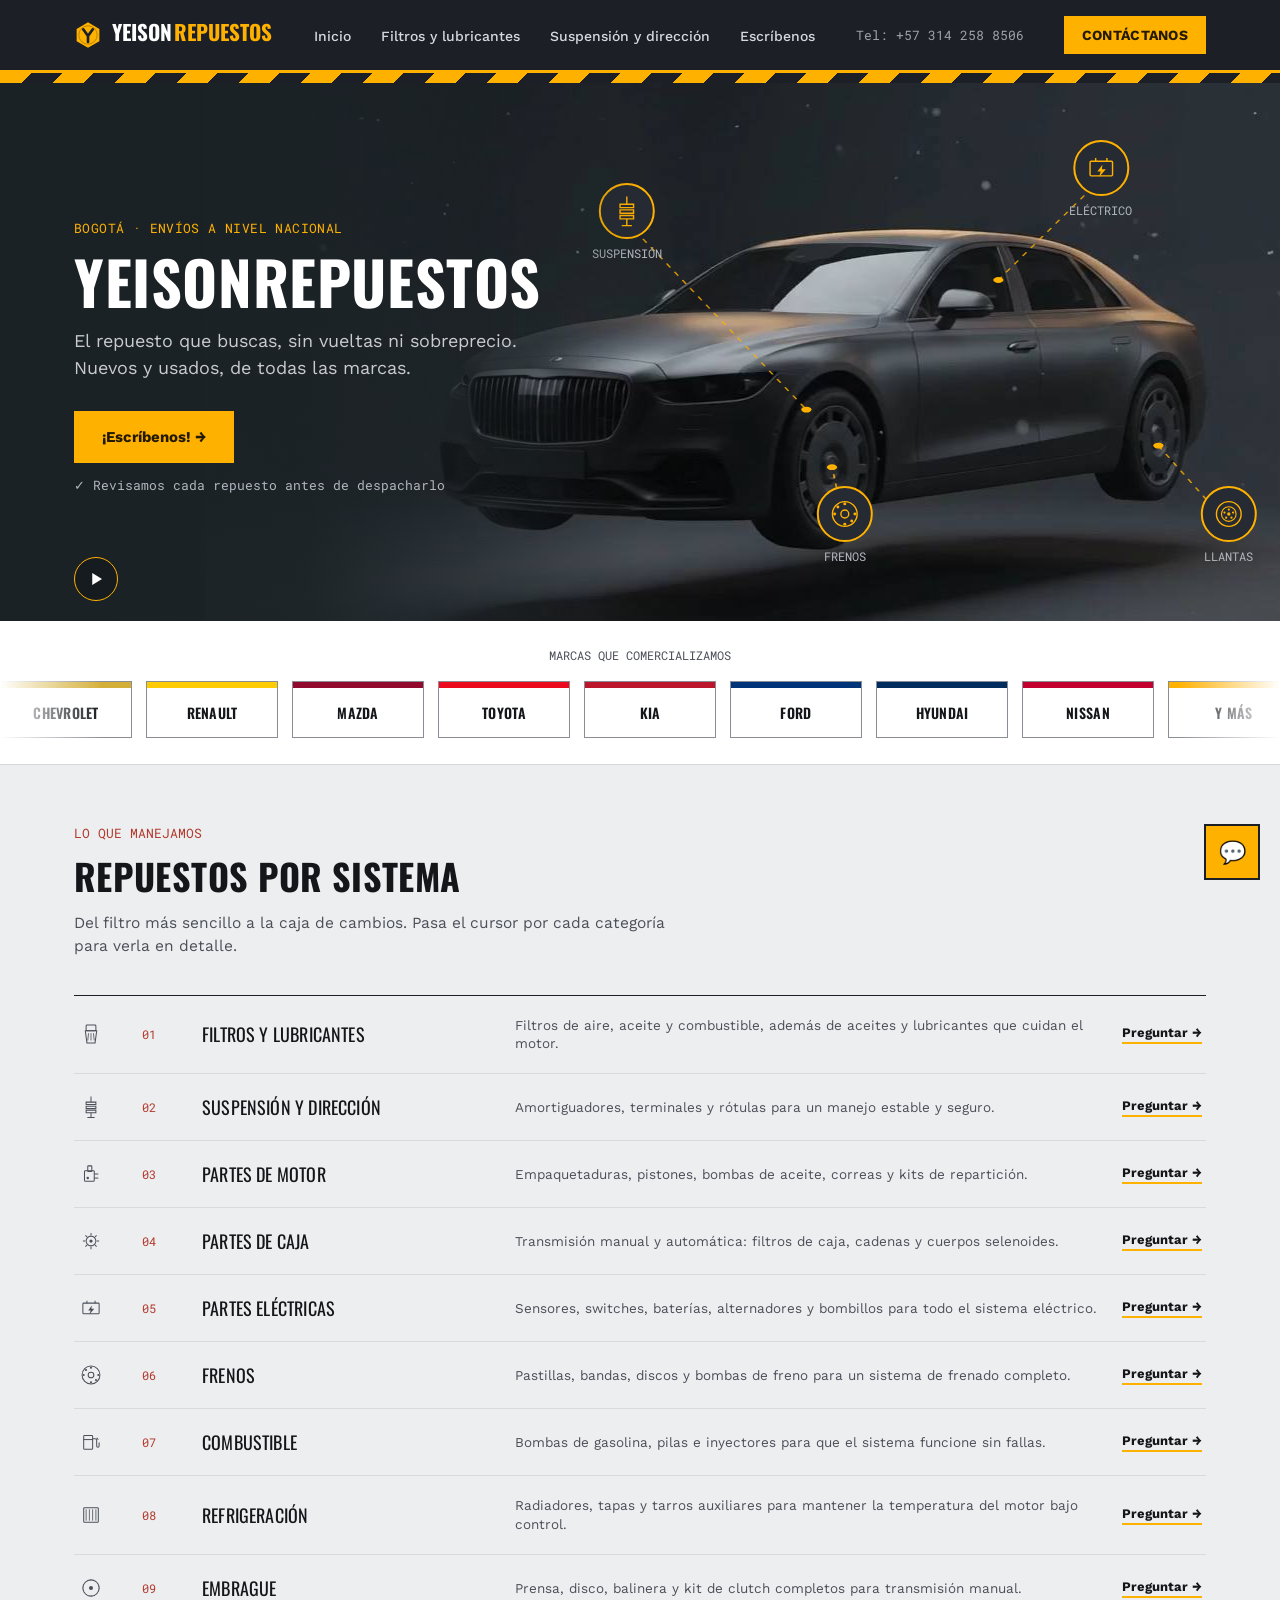
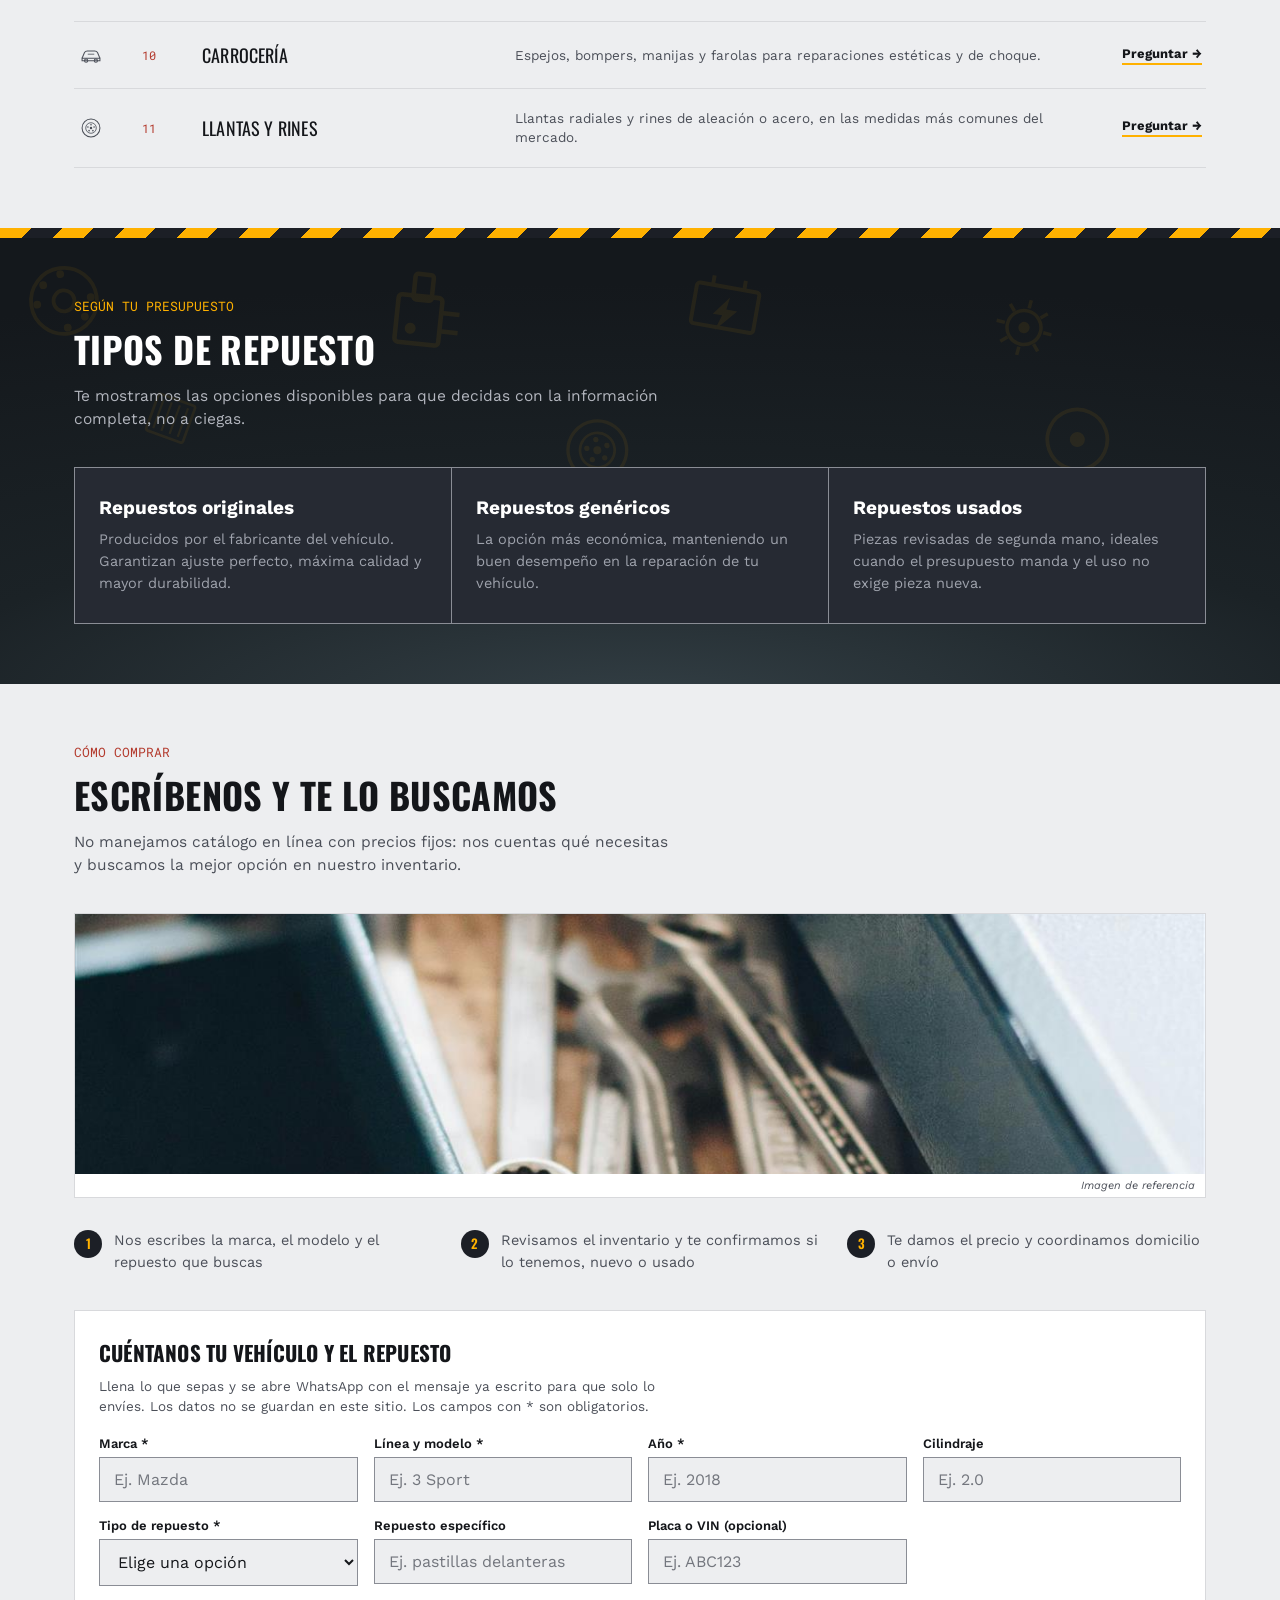
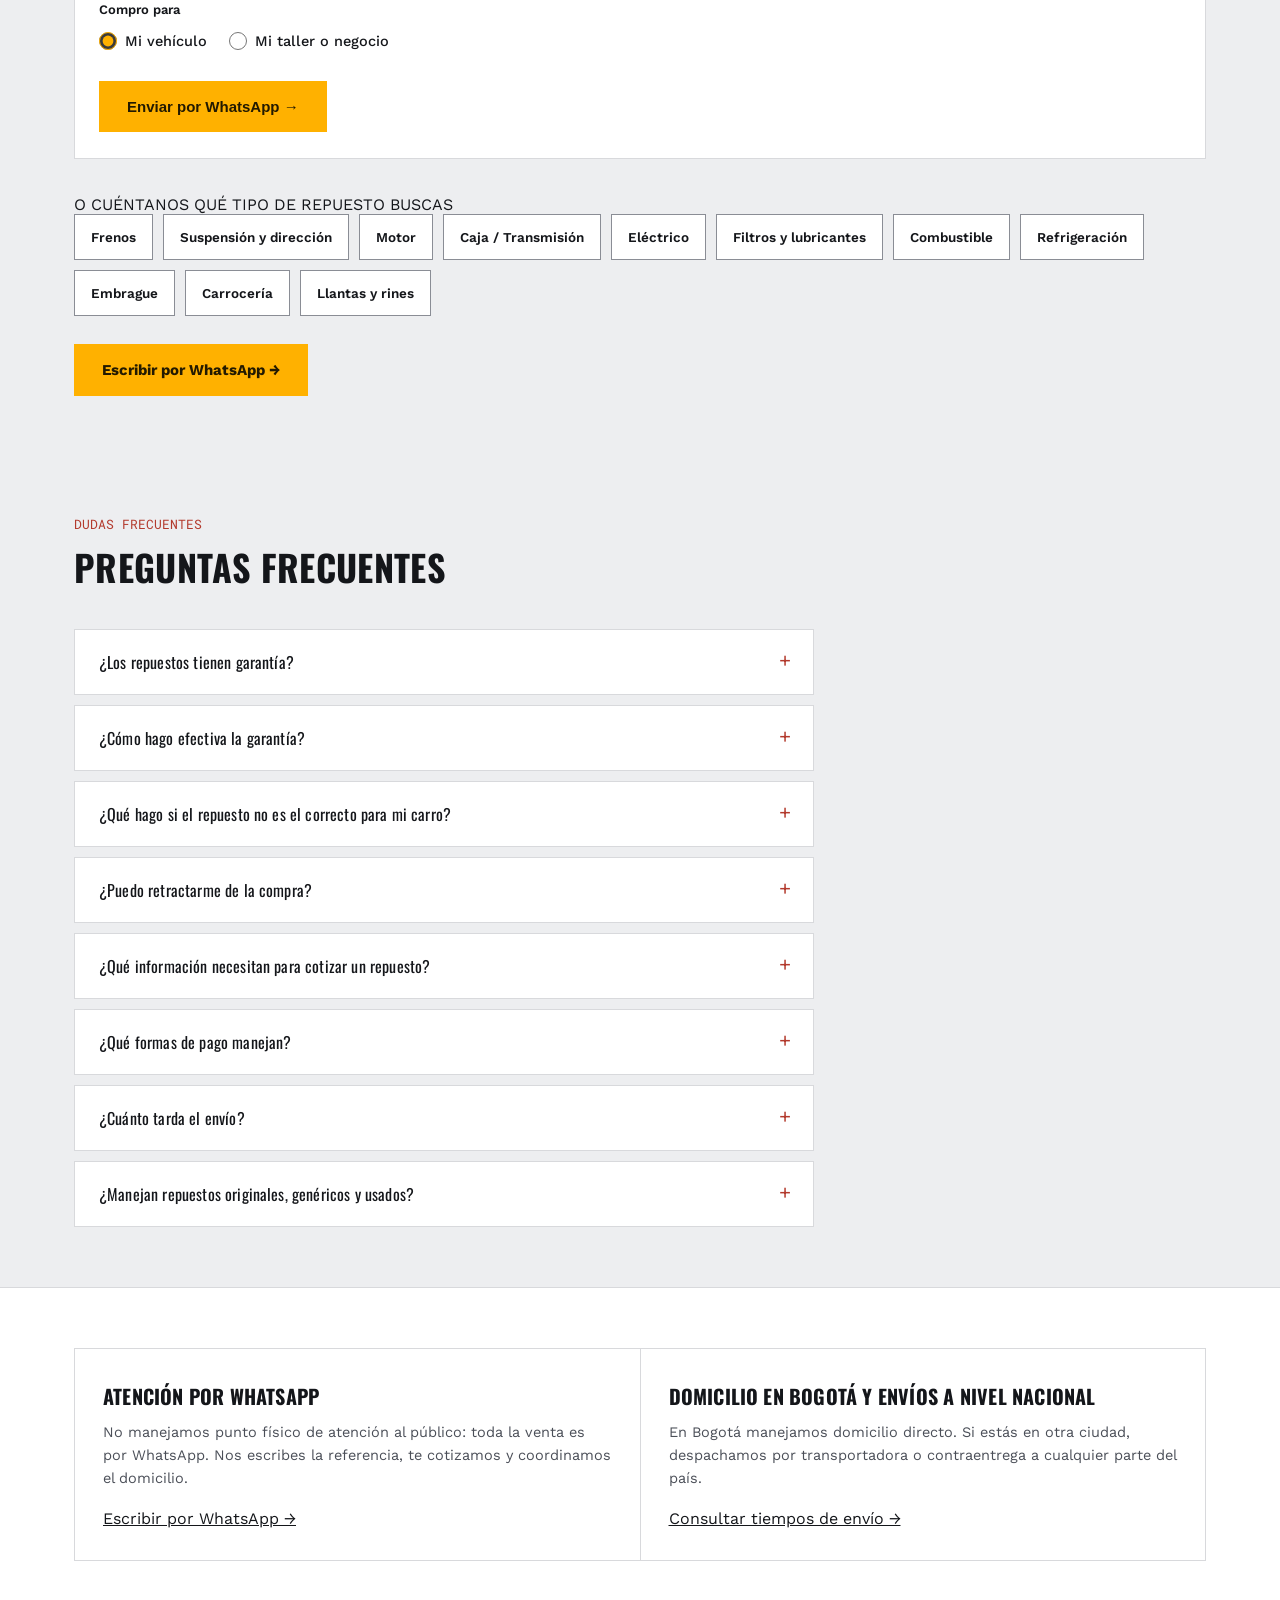
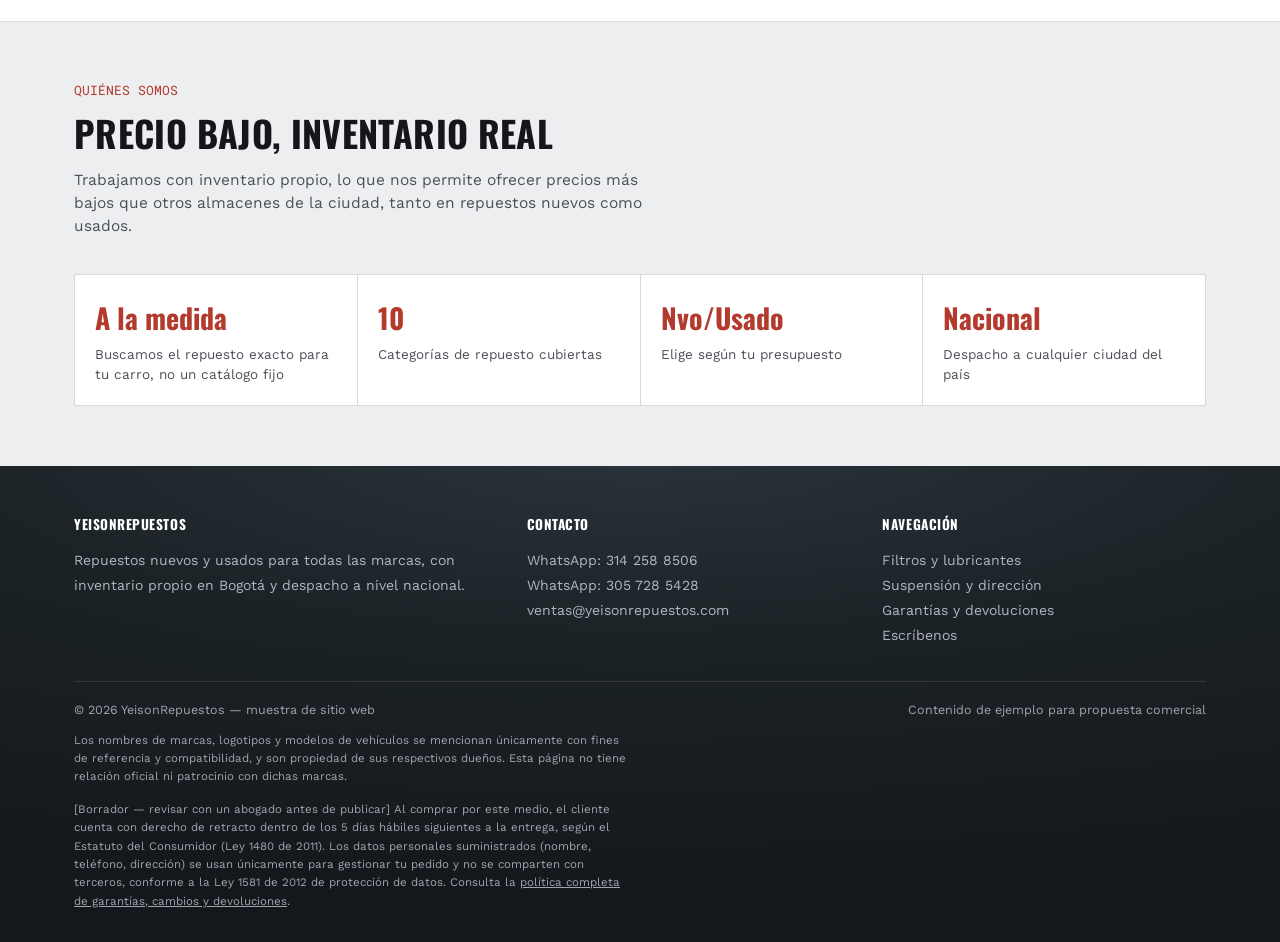
<file: index.html>
<!DOCTYPE html>
<html lang="es">
<head>
<meta charset="UTF-8">
<meta name="viewport" content="width=device-width, initial-scale=1, viewport-fit=cover">
<link rel="icon" type="image/svg+xml" href="favicon.svg">
<link rel="icon" type="image/png" sizes="48x48" href="favicon-48.png">
<link rel="apple-touch-icon" href="apple-touch-icon.png">
<title>YeisonRepuestos — Repuestos de Carro en Bogotá</title>
<meta name="description" content="Repuestos de carro nuevos y usados en Bogotá con envío a nivel nacional. Frenos, suspensión, motor, filtros, eléctricos y más, de todas las marcas. Cotiza por WhatsApp.">
<!-- TEMPORAL: quitar noindex/nofollow y volver a "index, follow" cuando el sitio pase a Hostinger -->
<meta name="robots" content="noindex, nofollow">
<meta property="og:type" content="website">
<meta property="og:title" content="YeisonRepuestos — Repuestos de carro en Bogotá y a nivel nacional">
<meta property="og:description" content="Repuestos nuevos y usados de todas las marcas. Cotiza por WhatsApp y recibe en Bogotá o en cualquier ciudad del país.">
<meta property="og:locale" content="es_CO">
<meta property="og:url" content="https://www.yeisonrepuestos.com/index.html">
<meta property="og:image" content="https://www.yeisonrepuestos.com/og-image.jpg">
<meta property="og:image:width" content="1200">
<meta property="og:image:height" content="630">
<meta property="og:image:alt" content="YeisonRepuestos — Repuestos nuevos y usados en Bogotá y a nivel nacional">
<meta name="twitter:card" content="summary_large_image">
<meta name="twitter:title" content="YeisonRepuestos — Repuestos de carro en Bogotá y a nivel nacional">
<meta name="twitter:description" content="Repuestos nuevos y usados de todas las marcas. Cotiza por WhatsApp y recibe en Bogotá o en cualquier ciudad del país.">
<meta name="twitter:image" content="https://www.yeisonrepuestos.com/og-image.jpg">
<link rel="canonical" href="https://www.yeisonrepuestos.com/index.html">
<script type="application/ld+json">
{
  "@context": "https://schema.org",
  "@type": "AutoPartsStore",
  "name": "YeisonRepuestos",
  "telephone": "+573142588506",
  "description": "Repuestos de carro nuevos y usados, de todas las marcas, con despacho a nivel nacional.",
  "areaServed": ["Bogotá", "Colombia"],
  "address": {"@type": "PostalAddress", "addressLocality": "Bogotá", "addressCountry": "CO"},
  "priceRange": "$$"
}
</script>
<script type="application/ld+json">
{
  "@context": "https://schema.org",
  "@type": "FAQPage",
  "mainEntity": [
    {"@type": "Question", "name": "¿Los repuestos tienen garantía?", "acceptedAnswer": {"@type": "Answer", "text": "Sí. Los repuestos nuevos tienen el término de garantía indicado en la confirmación de tu pedido (1 año desde la entrega si no se indica otro) y los usados, 3 meses desde la entrega. La garantía cubre que el repuesto funcione correctamente y corresponda a la referencia confirmada. Las condiciones completas están en la política de garantías, cambios y devoluciones de este sitio."}},
    {"@type": "Question", "name": "¿Cómo hago efectiva la garantía?", "acceptedAnswer": {"@type": "Answer", "text": "Escríbenos por WhatsApp dentro del término de garantía con tu número de pedido, una descripción de la falla y fotos o video. Revisamos el repuesto y te respondemos por escrito. Si la garantía procede, te damos sin costo un cambio por otro igual, la reparación o la devolución del dinero, y te reconocemos el costo del envío."}},
    {"@type": "Question", "name": "¿Qué hago si el repuesto no es el correcto para mi carro?", "acceptedAnswer": {"@type": "Answer", "text": "Escríbenos dentro de los 5 días hábiles siguientes a la entrega, con el repuesto sin instalar y en su empaque. Si el error fue nuestro, hacemos el cambio o devolvemos el dinero y asumimos el envío. Si los datos del vehículo estaban incompletos o errados, hacemos el cambio si lo tenemos o dejamos un saldo a favor, y el envío corre por cuenta del cliente. Un repuesto ya instalado se cubre solo por garantía por falla."}},
    {"@type": "Question", "name": "¿Puedo retractarme de la compra?", "acceptedAnswer": {"@type": "Answer", "text": "Si compras para tu propio vehículo, puedes retractarte dentro de los 5 días hábiles siguientes a la entrega, sin explicar el motivo, con el repuesto sin instalar y sin uso. El envío de la devolución corre por tu cuenta y te devolvemos el dinero cuando verificamos el repuesto. El retracto no aplica a talleres, mecánicos ni revendedores."}},
    {"@type": "Question", "name": "¿Qué información necesitan para cotizar un repuesto?", "acceptedAnswer": {"@type": "Answer", "text": "Marca, línea, modelo (año) y cilindraje de tu vehículo; la placa o el número VIN, cuando sea posible; y una foto del repuesto o su número de referencia. Con eso te enviamos por WhatsApp la confirmación del pedido, con fotos del repuesto, antes de despachar."}},
    {"@type": "Question", "name": "¿Qué formas de pago manejan?", "acceptedAnswer": {"@type": "Answer", "text": "Manejamos varios medios de pago. Te los confirmamos por WhatsApp al coordinar tu pedido."}},
    {"@type": "Question", "name": "¿Cuánto tarda el envío?", "acceptedAnswer": {"@type": "Answer", "text": "No tenemos punto de atención al público: entregamos a domicilio en Bogotá y enviamos a todo el país por transportadora, con valor declarado. Los tiempos dependen del destino y te los confirmamos al coordinar tu pedido."}},
    {"@type": "Question", "name": "¿Manejan repuestos originales, genéricos y usados?", "acceptedAnswer": {"@type": "Answer", "text": "Sí, manejamos los tres tipos. Te mostramos las opciones disponibles según tu presupuesto para que decidas con la información completa."}}
  ]
}
</script>
<link rel="preconnect" href="https://fonts.googleapis.com">
<link rel="preconnect" href="https://fonts.gstatic.com" crossorigin>
<link href="https://fonts.googleapis.com/css2?family=Oswald:wght@400;500;600;700&family=Work+Sans:wght@400;500;600;700&family=Roboto+Mono:wght@500&display=swap" rel="stylesheet">
<style>
  :root{
    --bg:#EDEEF0;
    --surface:#FFFFFF;
    --ink:#14161A;
    --ink-soft:#4B4F58;
    --graphite:#1C1F26;
    --graphite-2:#262A33;
    --studio-bg: radial-gradient(130% 95% at 50% 105%, #333f45 0%, #1b2226 45%, #14181c 100%);
    --amber:#FFB100;
    --amber-ink:#231A00;
    --rust:#B33A2D;
    --green:#2F6F4E;
    --line:#D8D9DC;
    --line-strong:#8A8D95;
  }
  :root:not([data-theme="light"]){
    @media (prefers-color-scheme: dark){
      --bg:#101216; --surface:#1A1D23; --ink:#F2F2F0; --ink-soft:#B7BAC2;
      --graphite:#0B0C0F; --graphite-2:#15171C; --line:#2C2F36; --line-strong:#3A3E47; --rust:#E8604F;
    }
  }
  :root[data-theme="dark"]{
    --bg:#101216; --surface:#1A1D23; --ink:#F2F2F0; --ink-soft:#B7BAC2;
    --graphite:#0B0C0F; --graphite-2:#15171C; --line:#2C2F36; --line-strong:#3A3E47; --rust:#E8604F;
  }
  *{box-sizing:border-box;}
  html{scroll-padding-top: calc(72px + env(safe-area-inset-top,0px)); scroll-behavior:smooth;}
  html,body{height:100%;}
  body{
    margin:0; background:var(--bg); color:var(--ink);
    font-family:'Work Sans', sans-serif;
    padding-top: env(safe-area-inset-top,0px);
    padding-bottom: env(safe-area-inset-bottom,0px);
    -webkit-font-smoothing:antialiased;
  }
  h1,h2,h3,.display{
    font-family:'Oswald', sans-serif; text-transform:uppercase; letter-spacing:0.01em;
    margin:0; color:var(--ink);
  }
  a{color:inherit;}
  .wrap{max-width:1180px; margin:0 auto; padding:0 24px;}
  .icon-color{color:var(--ink-soft);}

  .hazard{
    height:10px;
    background: repeating-linear-gradient(135deg, var(--amber) 0 22px, var(--graphite) 22px 44px);
    background-size: 62px 62px;
    animation: hazard-move 3.5s linear infinite;
  }
  @keyframes hazard-move{
    from{background-position:0 0;}
    to{background-position:62px 0;}
  }
  @media (prefers-reduced-motion: reduce){
    .hazard{animation:none;}
  }

  /* SCROLL REVEAL */
  .reveal{opacity:0; transform:translateY(28px); transition:opacity .7s ease, transform .7s ease;}
  .reveal.is-visible{opacity:1; transform:translateY(0);}
  @media (prefers-reduced-motion: reduce){
    .reveal{opacity:1; transform:none; transition:none;}
  }

  /* HEADER */
  header{
    position:sticky; top:0; z-index:40; background:var(--graphite);
    padding-top: env(safe-area-inset-top,0px);
    border-bottom:3px solid var(--amber);
  }
  .nav{
    display:flex; align-items:center; justify-content:space-between;
    padding:16px 24px; max-width:1180px; margin:0 auto; gap:20px;
  }
  .brand{
    display:flex; align-items:baseline; gap:2px;
    font-family:'Oswald', sans-serif; font-size:21px; font-weight:700; color:#fff;
    text-decoration:none; line-height:1; white-space:nowrap;
  }
  .brand span{color:var(--amber);}
  .brand .brand-mark{width:28px; height:28px; margin-right:8px; align-self:center; flex:none;}
  .nav-links{display:flex; gap:26px; list-style:none; margin:0; padding:0;}
  .nav-links a{
    color:#D6D8DD; text-decoration:none; font-size:14px; font-weight:500;
    padding:6px 2px; border-bottom:2px solid transparent; white-space:nowrap;
  }
  .nav-links a:hover{color:#fff; border-color:var(--amber);}
  .nav-phone{
    font-family:'Roboto Mono', monospace; font-size:13px; color:#9EA2AC; white-space:nowrap;
  }
  .cta-wsp{
    display:inline-flex; align-items:center; gap:8px;
    background:var(--amber); color:var(--amber-ink);
    font-weight:700; font-size:14px; text-transform:uppercase; letter-spacing:0.02em;
    padding:11px 18px; border:none; text-decoration:none; white-space:nowrap;
  }
  .cta-wsp:hover{background:#ffc233;}

  /* HERO — simple, one message, one action (like the reference site) */
  .hero{
    background: var(--studio-bg);
    color:#fff; padding:64px 0 56px; position:relative; overflow:hidden;
  }
  .hero::before{
    content:""; position:absolute; inset:-15%; z-index:0; pointer-events:none;
    background: radial-gradient(circle at 72% 55%, rgba(255,177,0,0.07), transparent 55%);
    animation: hero-glow 9s ease-in-out infinite alternate;
  }
  @keyframes hero-glow{
    0%{ opacity:0.55; transform:scale(1); }
    100%{ opacity:1; transform:scale(1.06); }
  }
  @media (prefers-reduced-motion: reduce){
    .hero::before{ animation:none; }
  }
  .hero-grid{position:relative; z-index:1; display:grid; grid-template-columns:1fr; align-items:center; min-height:418px; pointer-events:none;}
  .hero-text{text-align:left; max-width:520px; pointer-events:auto;}
  .hero-media{position:absolute; inset:0; z-index:0; overflow:hidden; pointer-events:none;}
  .hero-media::after{
    content:""; position:absolute; inset:0; pointer-events:none;
    background:linear-gradient(90deg, rgba(27,34,38,1) 0%, rgba(27,34,38,0.92) 24%, rgba(27,34,38,0.55) 36%, rgba(27,34,38,0) 50%);
  }
  .hero-stage{
    position:absolute; right:0; top:50%; width:clamp(960px, 100%, 1500px); aspect-ratio:16/9;
    transform:translate(16%, -50%);
  }
  .hero-photo{display:block; width:100%; height:100%; object-fit:cover;}
  .hero-video-toggle{
    position:absolute; left:max(24px, calc((100% - 1180px) / 2 + 24px)); bottom:20px; z-index:3;
    width:44px; height:44px; border-radius:50%; padding:0; cursor:pointer;
    display:flex; align-items:center; justify-content:center;
    background:rgba(20,24,28,0.75); color:#fff; border:1.5px solid var(--amber);
  }
  .hero-video-toggle:hover{background:var(--amber); color:var(--amber-ink);}
  .hero-video-toggle:focus-visible{box-shadow:0 0 0 2px #fff, 0 0 0 5px var(--amber);}
  .hero-video-toggle svg{width:18px; height:18px;}
  .hero-video-toggle .ic-play{display:none;}
  .hero-video-toggle.is-paused .ic-play{display:block;}
  .hero-video-toggle.is-paused .ic-pause{display:none;}
  .hero-photo-lines{position:absolute; inset:0; width:100%; height:100%; overflow:visible;}
  .hero-callout{position:absolute; transform:translate(-50%,-50%); display:flex; flex-direction:column; align-items:center; gap:6px;}
  .hero-callout-badge{width:56px; height:56px; border-radius:50%; background:var(--graphite-2); border:2px solid var(--amber); display:flex; align-items:center; justify-content:center;}
  .hero-callout-badge svg{width:36px; height:36px; color:var(--amber);}
  .hero-callout-label{font-family:'Roboto Mono', monospace; font-size:12px; color:#B3B6BE; white-space:nowrap;}
  .hero .kicker{
    font-family:'Roboto Mono', monospace; font-size:13px; color:var(--amber);
    letter-spacing:0.03em; display:block; margin-bottom:14px;
  }
  .hero h1{color:#fff; font-size:clamp(34px,6vw,60px); line-height:1; margin:0 0 16px;}
  .hero p.lede{
    font-family:'Work Sans'; font-size:18px; color:#C9CBD1; max-width:44ch;
    margin:0 0 30px; line-height:1.5;
  }
  @media (max-width:880px){
    .hero{padding:0 0 56px;}
    .hero-media{position:relative; inset:auto;}
    .hero-media::after{background:linear-gradient(180deg, rgba(27,34,38,0) 55%, #1b2226 100%);}
    .hero-stage{position:relative; right:auto; top:auto; width:100%; transform:none;}
    .hero-photo-lines, .hero-callout{display:none;}
    .hero-grid{min-height:0; padding-top:8px;}
    .hero-text{text-align:center; max-width:none; margin:0 auto;}
    .hero p.lede{margin:0 auto 30px;}
    .hero-video-toggle{left:auto; right:12px; bottom:auto; top:calc(100vw * 0.5625 - 56px);}
  }
  .btn{
    display:inline-flex; align-items:center; gap:8px; padding:15px 26px;
    text-decoration:none; font-weight:700; font-size:15px; border:2px solid transparent;
    transition:transform .2s ease, background .2s ease, box-shadow .2s ease;
  }
  .btn-primary{background:var(--amber); color:var(--amber-ink);}
  .btn-primary:hover{background:#ffc233; transform:translateY(-2px); box-shadow:0 10px 20px -10px rgba(255,177,0,0.5);}
  .btn-ghost{border-color:#4A4E58; color:#fff;}
  .btn-ghost:hover{border-color:var(--amber); color:var(--amber); transform:translateY(-2px);}

  /* BRAND STRIP */
  .brands-strip{background:var(--surface); border-bottom:1px solid var(--line); overflow:hidden;}
  .brands-strip .wrap{padding-top:26px; padding-bottom:26px; max-width:100%; padding-left:0; padding-right:0;}
  .brands-strip .strip-label{
    display:block; font-family:'Roboto Mono', monospace; font-size:12px; color:var(--ink-soft);
    text-align:center; margin-bottom:18px; padding:0 16px;
  }
  .brand-marquee{
    overflow:hidden; -webkit-mask-image:linear-gradient(90deg, transparent, #000 8%, #000 92%, transparent);
    mask-image:linear-gradient(90deg, transparent, #000 8%, #000 92%, transparent);
  }
  .brand-track{
    display:flex; gap:14px; width:max-content;
    animation: brand-scroll 26s linear infinite;
  }
  .brand-marquee:hover .brand-track{animation-play-state:paused;}
  @keyframes brand-scroll{
    from{transform:translateX(0);}
    to{transform:translateX(-50%);}
  }
  @media (prefers-reduced-motion: reduce){
    .brand-track{animation:none; flex-wrap:wrap; justify-content:center; width:auto;}
  }
  .brand-badge{
    flex:none; width:132px; border:1.5px solid var(--line-strong); background:var(--surface);
    display:flex; flex-direction:column; overflow:hidden;
  }
  .brand-badge .badge-bar{height:6px;}
  .brand-badge .badge-name{
    font-family:'Oswald'; font-size:14px; font-weight:600; letter-spacing:0.02em;
    color:var(--ink); text-transform:uppercase; text-align:center; padding:14px 8px;
  }

  section{padding:60px 0;}
  .section-head{margin-bottom:36px; max-width:60ch;}
  .section-head .eyebrow{
    font-family:'Roboto Mono', monospace; font-size:12.5px; color:var(--rust); display:block; margin-bottom:8px;
  }
  .section-head h2{font-size:clamp(26px,3.4vw,36px); margin-bottom:10px;}
  .section-head p{color:var(--ink-soft); font-size:15.5px; line-height:1.5; margin:0;}

  /* INTERACTIVE CATEGORY LIST — hover-preview list inspired by the reference the user shared */
  .il-list{position:relative; border-top:1.5px solid var(--graphite);}
  .il-highlight{
    position:absolute; left:0; right:0; top:0; height:0; opacity:0;
    background:var(--amber); z-index:1; pointer-events:none;
    transition: top .35s cubic-bezier(.16,1,.3,1), height .35s cubic-bezier(.16,1,.3,1), opacity .3s ease;
  }
  .il-row{
    position:relative; z-index:2; display:grid;
    grid-template-columns: 44px 40px 1fr 2fr auto; align-items:center; gap:20px;
    padding:20px 4px; border-bottom:1px solid var(--line); cursor:pointer;
    transition:color .35s ease;
  }
  .il-row .il-icon{width:26px; height:26px; color:var(--ink-soft); transition:color .35s ease;}
  .il-row .il-num{font-family:'Roboto Mono', monospace; font-size:12px; color:var(--rust); transition:color .35s ease;}
  .il-row .il-name{font-family:'Oswald'; font-size:18px; text-transform:uppercase; letter-spacing:.01em; text-decoration:none; color:inherit;}
  .il-row .il-name:hover{text-decoration:underline;}
  .il-row .il-desc{font-size:13.5px; color:var(--ink-soft); line-height:1.4; transition:color .35s ease;}
  .il-row .il-cta{
    font-size:13px; font-weight:700; color:var(--ink); text-decoration:none;
    border-bottom:2px solid var(--amber); padding-bottom:2px; white-space:nowrap;
    transition:color .35s ease, border-color .35s ease;
  }
  .il-row.is-active{color:var(--amber-ink);}
  .il-row.is-active .il-icon,
  .il-row.is-active .il-num,
  .il-row.is-active .il-desc{color:var(--amber-ink);}
  .il-row.is-active .il-cta{color:var(--amber-ink); border-color:var(--amber-ink);}
  .il-preview{
    position:fixed; width:220px; height:150px; z-index:100;
    background:var(--graphite) center/cover no-repeat; border:2px solid var(--amber);
    display:flex; align-items:center; justify-content:center;
    pointer-events:none; opacity:0; clip-path:inset(50%);
    transform:translate(-50%,-50%);
    transition: clip-path .5s cubic-bezier(.4,0,.2,1), opacity .4s ease;
  }
  .il-row .il-thumb{display:none;}
  .il-preview svg{width:56px; height:56px; padding:10px; border-radius:50%; background:rgba(11,12,15,0.72); color:var(--amber);}
  @media (hover:none){ .il-preview{display:none;} }

  /* TIPOS DE REPUESTO */
  .tipos-band{background:var(--studio-bg); color:#fff; position:relative; overflow:hidden;}
  .tipos-band .section-head h2{color:#fff;}
  .tipos-band .section-head p{color:#B3B6BE;}
  .tipos-bg{position:absolute; inset:0; width:100%; height:100%; color:var(--amber); opacity:0.07; pointer-events:none; z-index:0;}
  @media (max-width:880px){ .tipos-bg{display:none;} }
  .tipos-band > .wrap{position:relative; z-index:1;}
  .tipos-grid{display:grid; grid-template-columns:repeat(3,1fr); border-top:1px solid var(--line-strong); border-left:1px solid var(--line-strong);}
  .tipos-grid.reveal{opacity:1; transform:none; transition:none;}
  .tipos-grid.reveal:not(.is-visible) .tipo-card{opacity:0;}
  .tipos-grid.is-visible .tipo-card{animation:tipo-in .7s ease backwards;}
  .tipos-grid.is-visible .tipo-card:nth-child(2){animation-delay:.14s;}
  .tipos-grid.is-visible .tipo-card:nth-child(3){animation-delay:.28s;}
  @keyframes tipo-in{from{opacity:0; transform:translateY(28px);} to{opacity:1; transform:translateY(0);}}
  @media (prefers-reduced-motion: reduce){
    .tipos-grid.reveal:not(.is-visible) .tipo-card{opacity:1;}
    .tipos-grid.is-visible .tipo-card{animation:none;}
  }
  .tipo-card{background:var(--graphite-2); padding:28px 24px; border-right:1px solid var(--line-strong); border-bottom:1px solid var(--line-strong); transition:transform .25s ease, box-shadow .25s ease;}
  .tipo-card:hover{transform:translateY(-4px); box-shadow:0 10px 24px -8px rgba(255,177,0,0.25);}
  .tipo-card h3{font-size:19px; text-transform:none; letter-spacing:0; font-family:'Work Sans'; font-weight:700; color:#fff; margin-bottom:10px;}
  .tipo-card p{font-size:14.5px; color:#9EA2AC; line-height:1.5; margin:0;}

  /* PREGUNTANOS — cómo comprar, sin catálogo autoservicio */
  .sr-only{position:absolute; width:1px; height:1px; padding:0; margin:-1px; overflow:hidden; clip:rect(0,0,0,0); white-space:nowrap; border:0;}
  .quote-form{background:var(--surface); border:1.5px solid var(--line); padding:26px 24px; margin:0 0 36px; scroll-margin-top:90px;}
  .quote-form h3{font-family:'Oswald',sans-serif; text-transform:uppercase; font-size:21px; margin:0 0 8px; color:var(--ink);}
  .quote-hint{font-size:13.5px; color:var(--ink-soft); line-height:1.5; margin:0 0 20px; max-width:70ch;}
  .quote-grid{display:grid; grid-template-columns:repeat(4,1fr); gap:16px; margin-bottom:18px;}
  .quote-form .field{display:flex; flex-direction:column; gap:6px; min-width:0; border:0; padding:0; margin:0;}
  .quote-form label, .quote-form legend{font-size:13px; font-weight:600; color:var(--ink); padding:0;}
  .quote-form input[type="text"], .quote-form select{
    width:100%; padding:12px 14px; font:inherit; font-size:16px; color:var(--ink);
    background:var(--bg); border:1.5px solid var(--line-strong); border-radius:0;
  }
  .quote-form input::placeholder{color:var(--ink-soft); opacity:.75;}
  .quote-form input[aria-invalid="true"], .quote-form select[aria-invalid="true"]{border-color:var(--rust);}
  .quote-who{grid-column:span 2;}
  .quote-form .radio{display:flex; align-items:center; gap:8px; font-weight:500; font-size:14.5px; min-height:44px; cursor:pointer;}
  .quote-form .radio input{width:18px; height:18px; accent-color:var(--amber); margin:0;}
  .quote-who{flex-direction:row !important; flex-wrap:wrap; align-items:center; gap:4px 22px !important;}
  .quote-who legend{width:100%; margin-bottom:2px;}
  .quote-error{color:var(--rust); font-size:14px; font-weight:600; margin:0 0 14px;}
  .quote-status{font-size:14px; color:var(--ink-soft); margin:14px 0 0;}
  .quote-status a{color:var(--ink); text-decoration:underline; text-decoration-color:var(--amber); text-decoration-thickness:2px; text-underline-offset:3px;}
  @media (prefers-color-scheme: dark){
    :root:not([data-theme="light"]) .quote-error{color:#FF8F80;}
    :root:not([data-theme="light"]) .quote-form [aria-invalid="true"]{border-color:#FF8F80;}
  }
  :root[data-theme="dark"] .quote-error{color:#FF8F80;}
  :root[data-theme="dark"] .quote-form [aria-invalid="true"]{border-color:#FF8F80;}
  @media (max-width:880px){ .quote-grid{grid-template-columns:repeat(2,1fr);} .quote-who{grid-column:span 2;} }
  @media (max-width:520px){ .quote-grid{grid-template-columns:1fr;} .quote-who{grid-column:auto;} }
  .ask-photo{margin:0 0 32px; border:1.5px solid var(--line); overflow:hidden;}
  .ask-photo img{display:block; width:100%; height:clamp(140px,22vw,260px); object-fit:cover;}
  .ask-photo figcaption{font-size:11px; color:var(--ink-soft); font-style:italic; text-align:right; padding:5px 10px; background:var(--surface);}
  .ask-steps{display:grid; grid-template-columns:repeat(3,1fr); gap:28px; margin-bottom:36px;}
  .ask-step{display:flex; gap:12px; align-items:flex-start; font-size:14.5px; color:var(--ink-soft); line-height:1.5;}
  .qs-num{
    flex:none; width:28px; height:28px; border-radius:50%; background:var(--graphite); color:var(--amber);
    font-family:'Oswald'; font-size:13px; font-weight:600; display:flex; align-items:center; justify-content:center;
  }
  .ask-chips{display:flex; flex-wrap:wrap; gap:10px; margin-bottom:28px;}
  .ask-chip{
    font-family:'Work Sans'; font-size:13.5px; font-weight:600; text-decoration:none;
    padding:14px 16px; border:1.5px solid var(--line-strong); background:var(--surface); color:var(--ink);
    transition:transform .2s ease, background .2s ease, border-color .2s ease, color .2s ease;
  }
  .ask-chip:hover{background:var(--graphite); border-color:var(--graphite); color:#fff; transform:translateY(-2px);}

  /* FAQ */
  .faq-list{display:grid; gap:10px; max-width:74ch;}
  .faq-item{background:var(--surface); border:1.5px solid var(--line); padding:4px 20px;}
  .faq-item summary{
    padding:16px 4px; font-family:'Oswald'; font-size:16px; letter-spacing:0.01em;
    cursor:pointer; list-style:none; color:var(--ink); position:relative; padding-right:28px;
  }
  .faq-item summary::-webkit-details-marker{display:none;}
  .faq-item summary::after{
    content:"+"; position:absolute; right:2px; top:14px; color:var(--rust); font-size:20px; font-family:'Work Sans';
  }
  .faq-item[open] summary::after{content:"−";}
  .faq-item[open] summary{border-bottom:1px solid var(--line); margin-bottom:14px;}
  .faq-item p{font-size:14.5px; color:var(--ink-soft); line-height:1.6; margin:0 0 16px;}
  .faq-link{color:var(--ink); text-decoration:underline; text-decoration-color:var(--amber); text-decoration-thickness:2px; text-underline-offset:3px;}
  .faq-link:hover{color:var(--rust);}

  /* QUIENES SOMOS + STATS */
  .stats-grid{display:grid; grid-template-columns:repeat(4,1fr); gap:1px; background:var(--line); border:1px solid var(--line); margin-top:36px;}
  .stat-item{background:var(--surface); padding:22px 20px; transition:transform .25s ease, box-shadow .25s ease;}
  .stat-item:hover{transform:translateY(-4px); box-shadow:0 10px 20px -10px rgba(20,22,26,0.25);}
  .stat-num{font-family:'Oswald'; font-size:28px; font-weight:700; color:var(--rust); display:block; margin-bottom:6px;}
  .stat-txt{font-size:13.5px; color:var(--ink-soft); line-height:1.35;}

  /* ATENCION / ENVIOS */
  .contact-band{background:var(--surface); border-top:1px solid var(--line); border-bottom:1px solid var(--line);}
  .contact-grid{display:grid; grid-template-columns:1fr 1fr; gap:1px; background:var(--line); border:1px solid var(--line);}
  .contact-card{background:var(--surface); padding:32px 28px; transition:transform .25s ease, box-shadow .25s ease;}
  .contact-card:hover{transform:translateY(-4px); box-shadow:0 10px 20px -10px rgba(20,22,26,0.25);}
  .contact-card h3{font-size:20px; margin-bottom:10px;}
  .contact-card p{font-size:14.5px; color:var(--ink-soft); line-height:1.6; margin:0 0 18px;}

  /* FOOTER */
  footer{background:radial-gradient(130% 95% at 50% -5%, #2a343a 0%, #1b2226 45%, #14181c 100%); color:#D6D8DD; padding:48px 0 32px; padding-bottom: calc(32px + env(safe-area-inset-bottom,0px));}
  .foot-grid{display:grid; grid-template-columns:1.3fr 1fr 1fr; gap:32px; padding-bottom:32px; border-bottom:1px solid #33363F;}
  .foot-grid h3{color:#fff; font-size:13.5px; text-transform:uppercase; letter-spacing:0.04em; margin:0 0 14px; font-family:'Oswald';}
  .foot-grid p, .foot-grid a{font-size:14px; color:#B3B6BE; line-height:1.8; text-decoration:none; display:block;}
  .foot-grid a:hover{color:var(--amber);}
  .foot-bottom{display:flex; justify-content:space-between; padding-top:20px; font-size:12.5px; color:#A0A4AD; flex-wrap:wrap; gap:8px;}
  .trademark-note{font-size:11.5px; color:#A0A4AD; line-height:1.6; margin:14px 0 0; max-width:80ch;}

  .wsp-float{
    position:fixed; right:20px; bottom:calc(20px + env(safe-area-inset-bottom,0px));
    background:var(--amber); color:var(--amber-ink); width:56px; height:56px;
    display:flex; align-items:center; justify-content:center; text-decoration:none;
    font-weight:700; font-size:22px; z-index:50; border:2px solid var(--graphite);
  }
  .wsp-float::before{
    content:""; position:absolute; inset:-6px; border-radius:50%;
    border:2px solid var(--amber); opacity:0; animation:wsp-pulse 2.4s ease-out infinite;
  }
  @keyframes wsp-pulse{
    0%{opacity:.55; transform:scale(0.9);}
    100%{opacity:0; transform:scale(1.5);}
  }
  @media (prefers-reduced-motion: reduce){
    .wsp-float::before{animation:none;}
  }
  .mobile-cta{display:none;}
  @media (max-width:640px){
    .wsp-float{display:none;}
    .mobile-cta{
      display:flex; position:fixed; left:0; right:0; bottom:0; z-index:60;
      background:var(--graphite); border-top:3px solid var(--amber);
      padding:10px 16px calc(10px + env(safe-area-inset-bottom,0px));
    }
    .mobile-cta a{
      flex:1; display:flex; align-items:center; justify-content:center; gap:8px;
      background:var(--amber); color:var(--amber-ink); font-weight:700; font-size:15px;
      padding:12px; text-decoration:none;
    }
    body{padding-bottom:calc(70px + env(safe-area-inset-bottom,0px));}
  }

  @media (max-width:1180px){
    .nav-links, .nav-phone{display:none;}
  }
  @media (max-width:880px){
    .il-row{grid-template-columns: 64px 1fr auto; row-gap:6px; column-gap:14px;}
    .il-row .il-num, .il-row .il-icon{display:none;}
    .il-row .il-thumb{display:block; grid-column:1; grid-row:1 / span 3; width:64px; height:64px; object-fit:cover; border:1.5px solid var(--line-strong); align-self:start;}
    .il-row .il-name{grid-column:2 / -1; grid-row:1;}
    .il-row .il-desc{grid-column:2 / -1; grid-row:2; padding-left:0;}
    .il-row .il-cta{grid-column:2; grid-row:3; justify-self:start;}
    .tipos-grid{grid-template-columns:1fr;}
    .ask-steps{grid-template-columns:1fr;}
    .grid{grid-template-columns:repeat(2,1fr);}
    .stats-grid{grid-template-columns:repeat(2,1fr);}
    .contact-grid{grid-template-columns:1fr;}
    .foot-grid{grid-template-columns:1fr; gap:24px;}
  }
  @media (max-width:560px){
    .grid{grid-template-columns:1fr;}
    .stats-grid{grid-template-columns:1fr;}
  }

  :focus-visible{outline:none; box-shadow: 0 0 0 2px var(--amber), 0 0 0 5px var(--graphite);}
  .skip-link{position:absolute; left:-9999px; top:0; background:var(--amber); color:var(--amber-ink); padding:12px 20px; font-weight:700; z-index:200; text-decoration:none;}
  .skip-link:focus{left:12px; top:12px;}
  @media (prefers-reduced-motion: reduce){ html{scroll-behavior:auto;} }
</style>
</head>
<body>
<a href="#main-content" class="skip-link">Saltar al contenido</a>

<svg width="0" height="0" style="position:absolute" aria-hidden="true">
  <defs>
    <symbol id="ic-frenos" viewBox="0 0 64 64">
      <circle cx="32" cy="32" r="22" fill="none" stroke="currentColor" stroke-width="2.5"/>
      <circle cx="32" cy="32" r="7" fill="none" stroke="currentColor" stroke-width="2.5"/>
      <circle cx="32" cy="14" r="2.6" fill="currentColor"/><circle cx="32" cy="50" r="2.6" fill="currentColor"/>
      <circle cx="14" cy="32" r="2.6" fill="currentColor"/><circle cx="50" cy="32" r="2.6" fill="currentColor"/>
      <circle cx="19.7" cy="19.7" r="2.6" fill="currentColor"/><circle cx="44.3" cy="44.3" r="2.6" fill="currentColor"/>
    </symbol>
    <symbol id="ic-suspension" viewBox="0 0 64 64">
      <line x1="32" y1="6" x2="32" y2="20" stroke="currentColor" stroke-width="2.5"/>
      <path d="M20 20 h24 v6 h-24 z M20 30 h24 v6 h-24 z M20 40 h24 v6 h-24 z" fill="none" stroke="currentColor" stroke-width="2.5"/>
      <line x1="32" y1="46" x2="32" y2="58" stroke="currentColor" stroke-width="2.5"/>
      <line x1="24" y1="58" x2="40" y2="58" stroke="currentColor" stroke-width="2.5" stroke-linecap="round"/>
    </symbol>
    <symbol id="ic-motor" viewBox="0 0 64 64">
      <rect x="16" y="24" width="24" height="26" rx="2" fill="none" stroke="currentColor" stroke-width="2.5"/>
      <rect x="24" y="12" width="10" height="14" rx="1.5" fill="none" stroke="currentColor" stroke-width="2.5"/>
      <line x1="40" y1="32" x2="50" y2="32" stroke="currentColor" stroke-width="2.5"/>
      <line x1="40" y1="42" x2="50" y2="42" stroke="currentColor" stroke-width="2.5"/>
      <circle cx="24" cy="42" r="3" fill="currentColor"/>
    </symbol>
    <symbol id="ic-filtros" viewBox="0 0 64 64">
      <rect x="20" y="10" width="24" height="14" rx="2" fill="none" stroke="currentColor" stroke-width="2.5"/>
      <path d="M18 24 h28 l-4 30 h-20 z" fill="none" stroke="currentColor" stroke-width="2.5"/>
      <line x1="26" y1="30" x2="24" y2="48" stroke="currentColor" stroke-width="2"/>
      <line x1="32" y1="30" x2="32" y2="48" stroke="currentColor" stroke-width="2"/>
      <line x1="38" y1="30" x2="40" y2="48" stroke="currentColor" stroke-width="2"/>
    </symbol>
    <symbol id="ic-electrico" viewBox="0 0 64 64">
      <rect x="12" y="20" width="40" height="26" rx="2" fill="none" stroke="currentColor" stroke-width="2.5"/>
      <line x1="22" y1="20" x2="22" y2="14" stroke="currentColor" stroke-width="2.5"/>
      <line x1="42" y1="20" x2="42" y2="14" stroke="currentColor" stroke-width="2.5"/>
      <polygon points="34,26 25,38 31,38 28,48 40,34 33,34" fill="currentColor"/>
    </symbol>
    <symbol id="ic-carroceria" viewBox="0 0 64 64">
      <path d="M10 40 l6-14 c1.5-3 4-4 7-4 h18 c3 0 5.5 1 7 4 l6 14" fill="none" stroke="currentColor" stroke-width="2.5"/>
      <path d="M10 40 h44 v6 h-44 z" fill="none" stroke="currentColor" stroke-width="2.5"/>
      <circle cx="20" cy="46" r="4" fill="none" stroke="currentColor" stroke-width="2.5"/>
      <circle cx="44" cy="46" r="4" fill="none" stroke="currentColor" stroke-width="2.5"/>
      <line x1="24" y1="30" x2="40" y2="30" stroke="currentColor" stroke-width="2"/>
    </symbol>
    <symbol id="ic-caja" viewBox="0 0 64 64">
      <circle cx="32" cy="32" r="12" fill="none" stroke="currentColor" stroke-width="2.5"/>
      <circle cx="32" cy="32" r="4" fill="currentColor"/>
      <g stroke="currentColor" stroke-width="2.5">
        <line x1="32" y1="12" x2="32" y2="18"/><line x1="32" y1="46" x2="32" y2="52"/>
        <line x1="12" y1="32" x2="18" y2="32"/><line x1="46" y1="32" x2="52" y2="32"/>
        <line x1="18.3" y1="18.3" x2="22.5" y2="22.5"/><line x1="41.5" y1="41.5" x2="45.7" y2="45.7"/>
        <line x1="45.7" y1="18.3" x2="41.5" y2="22.5"/><line x1="22.5" y1="41.5" x2="18.3" y2="45.7"/>
      </g>
    </symbol>
    <symbol id="ic-combustible" viewBox="0 0 64 64">
      <rect x="14" y="16" width="22" height="34" rx="2" fill="none" stroke="currentColor" stroke-width="2.5"/>
      <line x1="14" y1="26" x2="36" y2="26" stroke="currentColor" stroke-width="2.5"/>
      <path d="M36 24 h6 c2 0 4 2 4 4 v14 c0 2 1.5 3 3 3 s3-1 3-3 v-9" fill="none" stroke="currentColor" stroke-width="2.5"/>
      <path d="M46 22 l4 4" stroke="currentColor" stroke-width="2.5"/>
    </symbol>
    <symbol id="ic-refrigeracion" viewBox="0 0 64 64">
      <rect x="14" y="14" width="36" height="36" rx="2" fill="none" stroke="currentColor" stroke-width="2.5"/>
      <path d="M20 18 v28 M28 18 v28 M36 18 v28 M44 18 v28" stroke="currentColor" stroke-width="2"/>
    </symbol>
    <symbol id="ic-embrague" viewBox="0 0 64 64">
      <circle cx="32" cy="32" r="20" fill="none" stroke="currentColor" stroke-width="2.5"/>
      <circle cx="32" cy="32" r="20" fill="none" stroke="currentColor" stroke-width="1.5" stroke-dasharray="3 4"/>
      <circle cx="32" cy="32" r="5" fill="currentColor"/>
    </symbol>
    <symbol id="ic-llantas" viewBox="0 0 64 64">
      <circle cx="32" cy="32" r="22" fill="none" stroke="currentColor" stroke-width="2.5"/>
      <circle cx="32" cy="32" r="13" fill="none" stroke="currentColor" stroke-width="2"/>
      <circle cx="32" cy="32" r="3" fill="currentColor"/>
      <circle cx="32" cy="24" r="2" fill="currentColor"/><circle cx="39.6" cy="29.5" r="2" fill="currentColor"/>
      <circle cx="36.7" cy="38.5" r="2" fill="currentColor"/><circle cx="27.3" cy="38.5" r="2" fill="currentColor"/>
      <circle cx="24.4" cy="29.5" r="2" fill="currentColor"/>
    </symbol>
  </defs>
</svg>

<header>
  <nav class="nav" aria-label="Principal">
    <a href="#" class="brand"><img class="brand-mark" src="logo-mark.svg" alt="" width="28" height="28">YEISON<span>REPUESTOS</span></a>
    <ul class="nav-links">
      <li><a href="#">Inicio</a></li>
      <li><a href="filtros.html">Filtros y lubricantes</a></li>
      <li><a href="suspension.html">Suspensión y dirección</a></li>
      <li><a href="#catalogo">Escríbenos</a></li>
    </ul>
    <span class="nav-phone">Tel: +57 314 258 8506</span>
    <a class="cta-wsp" href="https://wa.me/573142588506" target="_blank" rel="noopener">Contáctanos</a>
  </nav>
</header>

<div class="hazard"></div>

<main id="main-content" tabindex="-1">
<section class="hero">
  <div class="hero-media reveal">
    <div class="hero-stage">
      <video class="hero-photo" autoplay muted loop playsinline poster="hero-poster.jpg" width="1280" height="720" aria-label="Carro sedán desarmándose y armándose en sus partes, referencia visual de los repuestos que maneja YeisonRepuestos">
        <source src="hero-car.mp4" type="video/mp4">
      </video>
      <svg class="hero-photo-lines" viewBox="0 0 100 100" preserveAspectRatio="none" aria-hidden="true">
        <line x1="33" y1="32" x2="47" y2="58" stroke="#FFB100" stroke-width="0.14" stroke-dasharray="0.6 0.7" opacity="0.8"/>
        <line x1="70" y1="26" x2="62" y2="40" stroke="#FFB100" stroke-width="0.14" stroke-dasharray="0.6 0.7" opacity="0.8"/>
        <line x1="50" y1="74" x2="49" y2="66" stroke="#FFB100" stroke-width="0.14" stroke-dasharray="0.6 0.7" opacity="0.8"/>
        <line x1="80" y1="74" x2="74.5" y2="63" stroke="#FFB100" stroke-width="0.14" stroke-dasharray="0.6 0.7" opacity="0.8"/>
        <circle cx="47" cy="58" r="0.4" fill="#FFB100"/>
        <circle cx="62" cy="40" r="0.4" fill="#FFB100"/>
        <circle cx="49" cy="66" r="0.4" fill="#FFB100"/>
        <circle cx="74.5" cy="63" r="0.4" fill="#FFB100"/>
      </svg>
      <div class="hero-callout" style="left:33%; top:32%;" aria-hidden="true">
        <span class="hero-callout-badge"><svg viewBox="0 0 64 64"><use href="#ic-suspension"></use></svg></span>
        <span class="hero-callout-label">SUSPENSIÓN</span>
      </div>
      <div class="hero-callout" style="left:70%; top:26%;" aria-hidden="true">
        <span class="hero-callout-badge"><svg viewBox="0 0 64 64"><use href="#ic-electrico"></use></svg></span>
        <span class="hero-callout-label">ELÉCTRICO</span>
      </div>
      <div class="hero-callout" style="left:50%; top:74%;" aria-hidden="true">
        <span class="hero-callout-badge"><svg viewBox="0 0 64 64"><use href="#ic-frenos"></use></svg></span>
        <span class="hero-callout-label">FRENOS</span>
      </div>
      <div class="hero-callout" style="left:80%; top:74%;" aria-hidden="true">
        <span class="hero-callout-badge"><svg viewBox="0 0 64 64"><use href="#ic-llantas"></use></svg></span>
        <span class="hero-callout-label">LLANTAS</span>
      </div>
    </div>
  </div>

  <div class="wrap hero-grid">
    <div class="hero-text">
      <span class="kicker">BOGOTÁ · ENVÍOS A NIVEL NACIONAL</span>
      <h1>YEISONREPUESTOS</h1>
      <p class="lede">El repuesto que buscas, sin vueltas ni sobreprecio. Nuevos y usados, de todas las marcas.</p>
      <a class="btn btn-primary" href="https://wa.me/573142588506" target="_blank" rel="noopener">¡Escríbenos! →</a>
      <p style="font-family:'Roboto Mono',monospace; font-size:12.5px; color:#B3B6BE; margin:14px 0 0;">✓ Revisamos cada repuesto antes de despacharlo</p>
    </div>
  </div>

  <button type="button" id="hero-video-toggle" class="hero-video-toggle" aria-label="Pausar video">
    <svg class="ic-pause" viewBox="0 0 24 24" fill="currentColor" aria-hidden="true"><rect x="6" y="5" width="4" height="14"/><rect x="14" y="5" width="4" height="14"/></svg>
    <svg class="ic-play" viewBox="0 0 24 24" fill="currentColor" aria-hidden="true"><polygon points="7,4 20,12 7,20"/></svg>
  </button>
</section>

<div class="brands-strip">
  <div class="wrap">
    <span class="strip-label">MARCAS QUE COMERCIALIZAMOS</span>
    <div class="brand-marquee">
      <div class="brand-track">
        <div class="brand-badge"><span class="badge-bar" style="background:#D4AF37;"></span><span class="badge-name">Chevrolet</span></div>
        <div class="brand-badge"><span class="badge-bar" style="background:#FFCB05;"></span><span class="badge-name">Renault</span></div>
        <div class="brand-badge"><span class="badge-bar" style="background:#910A2D;"></span><span class="badge-name">Mazda</span></div>
        <div class="brand-badge"><span class="badge-bar" style="background:#EB0A1E;"></span><span class="badge-name">Toyota</span></div>
        <div class="brand-badge"><span class="badge-bar" style="background:#BB162B;"></span><span class="badge-name">Kia</span></div>
        <div class="brand-badge"><span class="badge-bar" style="background:#003478;"></span><span class="badge-name">Ford</span></div>
        <div class="brand-badge"><span class="badge-bar" style="background:#002C5E;"></span><span class="badge-name">Hyundai</span></div>
        <div class="brand-badge"><span class="badge-bar" style="background:#C3002F;"></span><span class="badge-name">Nissan</span></div>
        <div class="brand-badge"><span class="badge-bar" style="background:var(--amber);"></span><span class="badge-name">Y más</span></div>
        <div class="brand-badge"><span class="badge-bar" style="background:#D4AF37;"></span><span class="badge-name">Chevrolet</span></div>
        <div class="brand-badge"><span class="badge-bar" style="background:#FFCB05;"></span><span class="badge-name">Renault</span></div>
        <div class="brand-badge"><span class="badge-bar" style="background:#910A2D;"></span><span class="badge-name">Mazda</span></div>
        <div class="brand-badge"><span class="badge-bar" style="background:#EB0A1E;"></span><span class="badge-name">Toyota</span></div>
        <div class="brand-badge"><span class="badge-bar" style="background:#BB162B;"></span><span class="badge-name">Kia</span></div>
        <div class="brand-badge"><span class="badge-bar" style="background:#003478;"></span><span class="badge-name">Ford</span></div>
        <div class="brand-badge"><span class="badge-bar" style="background:#002C5E;"></span><span class="badge-name">Hyundai</span></div>
        <div class="brand-badge"><span class="badge-bar" style="background:#C3002F;"></span><span class="badge-name">Nissan</span></div>
        <div class="brand-badge"><span class="badge-bar" style="background:var(--amber);"></span><span class="badge-name">Y más</span></div>
      </div>
    </div>
  </div>
</div>

<section>
  <div class="wrap">
    <div class="section-head reveal">
      <span class="eyebrow">LO QUE MANEJAMOS</span>
      <h2>Repuestos por sistema</h2>
      <p>Del filtro más sencillo a la caja de cambios. Pasa el cursor por cada categoría para verla en detalle.</p>
    </div>

    <div class="il-list reveal" id="il-list">
      <div class="il-highlight" id="il-highlight"></div>

      <div id="cat-filtros" class="il-row" data-icon="ic-filtros">
        <svg class="il-icon" aria-hidden="true"><use href="#ic-filtros"></use></svg>
        <span class="il-num">01</span>
        <a class="il-name" href="filtros.html">Filtros y lubricantes</a>
        <span class="il-desc">Filtros de aire, aceite y combustible, además de aceites y lubricantes que cuidan el motor.</span>
        <a class="il-cta" href="https://wa.me/573142588506?text=Hola%2C%20estoy%20buscando%20un%20repuesto%20de%20Filtro%20o%20lubricante%20para%20mi%20carro" target="_blank" rel="noopener">Preguntar →</a>
      </div>

      <div id="cat-suspension" class="il-row" data-icon="ic-suspension">
        <svg class="il-icon" aria-hidden="true"><use href="#ic-suspension"></use></svg>
        <span class="il-num">02</span>
        <a class="il-name" href="suspension.html">Suspensión y dirección</a>
        <span class="il-desc">Amortiguadores, terminales y rótulas para un manejo estable y seguro.</span>
        <a class="il-cta" href="https://wa.me/573142588506?text=Hola%2C%20estoy%20buscando%20un%20repuesto%20de%20Suspensi%C3%B3n%20y%20direcci%C3%B3n%20para%20mi%20carro" target="_blank" rel="noopener">Preguntar →</a>
      </div>

      <div class="il-row" data-icon="ic-motor">
        <svg class="il-icon" aria-hidden="true"><use href="#ic-motor"></use></svg>
        <span class="il-num">03</span>
        <a class="il-name" href="motor.html">Partes de motor</a>
        <span class="il-desc">Empaquetaduras, pistones, bombas de aceite, correas y kits de repartición.</span>
        <a class="il-cta" href="https://wa.me/573142588506?text=Hola%2C%20estoy%20buscando%20un%20repuesto%20de%20Motor%20para%20mi%20carro" target="_blank" rel="noopener">Preguntar →</a>
      </div>

      <div class="il-row" data-icon="ic-caja">
        <svg class="il-icon" aria-hidden="true"><use href="#ic-caja"></use></svg>
        <span class="il-num">04</span>
        <a class="il-name" href="caja.html">Partes de caja</a>
        <span class="il-desc">Transmisión manual y automática: filtros de caja, cadenas y cuerpos selenoides.</span>
        <a class="il-cta" href="https://wa.me/573142588506?text=Hola%2C%20estoy%20buscando%20un%20repuesto%20de%20Caja%2Ftransmisi%C3%B3n%20para%20mi%20carro" target="_blank" rel="noopener">Preguntar →</a>
      </div>

      <div class="il-row" data-icon="ic-electrico">
        <svg class="il-icon" aria-hidden="true"><use href="#ic-electrico"></use></svg>
        <span class="il-num">05</span>
        <a class="il-name" href="electrico.html">Partes eléctricas</a>
        <span class="il-desc">Sensores, switches, baterías, alternadores y bombillos para todo el sistema eléctrico.</span>
        <a class="il-cta" href="https://wa.me/573142588506?text=Hola%2C%20estoy%20buscando%20un%20repuesto%20de%20El%C3%A9ctrico%20para%20mi%20carro" target="_blank" rel="noopener">Preguntar →</a>
      </div>

      <div class="il-row" data-icon="ic-frenos">
        <svg class="il-icon" aria-hidden="true"><use href="#ic-frenos"></use></svg>
        <span class="il-num">06</span>
        <a class="il-name" href="frenos.html">Frenos</a>
        <span class="il-desc">Pastillas, bandas, discos y bombas de freno para un sistema de frenado completo.</span>
        <a class="il-cta" href="https://wa.me/573142588506?text=Hola%2C%20estoy%20buscando%20un%20repuesto%20de%20Frenos%20para%20mi%20carro" target="_blank" rel="noopener">Preguntar →</a>
      </div>

      <div class="il-row" data-icon="ic-combustible">
        <svg class="il-icon" aria-hidden="true"><use href="#ic-combustible"></use></svg>
        <span class="il-num">07</span>
        <a class="il-name" href="combustible.html">Combustible</a>
        <span class="il-desc">Bombas de gasolina, pilas e inyectores para que el sistema funcione sin fallas.</span>
        <a class="il-cta" href="https://wa.me/573142588506?text=Hola%2C%20estoy%20buscando%20un%20repuesto%20de%20Combustible%20para%20mi%20carro" target="_blank" rel="noopener">Preguntar →</a>
      </div>

      <div class="il-row" data-icon="ic-refrigeracion">
        <svg class="il-icon" aria-hidden="true"><use href="#ic-refrigeracion"></use></svg>
        <span class="il-num">08</span>
        <a class="il-name" href="refrigeracion.html">Refrigeración</a>
        <span class="il-desc">Radiadores, tapas y tarros auxiliares para mantener la temperatura del motor bajo control.</span>
        <a class="il-cta" href="https://wa.me/573142588506?text=Hola%2C%20estoy%20buscando%20un%20repuesto%20de%20Refrigeraci%C3%B3n%20para%20mi%20carro" target="_blank" rel="noopener">Preguntar →</a>
      </div>

      <div class="il-row" data-icon="ic-embrague">
        <svg class="il-icon" aria-hidden="true"><use href="#ic-embrague"></use></svg>
        <span class="il-num">09</span>
        <a class="il-name" href="embrague.html">Embrague</a>
        <span class="il-desc">Prensa, disco, balinera y kit de clutch completos para transmisión manual.</span>
        <a class="il-cta" href="https://wa.me/573142588506?text=Hola%2C%20estoy%20buscando%20un%20repuesto%20de%20Embrague%20para%20mi%20carro" target="_blank" rel="noopener">Preguntar →</a>
      </div>

      <div class="il-row" data-icon="ic-carroceria">
        <svg class="il-icon" aria-hidden="true"><use href="#ic-carroceria"></use></svg>
        <span class="il-num">10</span>
        <a class="il-name" href="carroceria.html">Carrocería</a>
        <span class="il-desc">Espejos, bompers, manijas y farolas para reparaciones estéticas y de choque.</span>
        <a class="il-cta" href="https://wa.me/573142588506?text=Hola%2C%20estoy%20buscando%20un%20repuesto%20de%20Carrocer%C3%ADa%20para%20mi%20carro" target="_blank" rel="noopener">Preguntar →</a>
      </div>

      <div class="il-row" data-icon="ic-llantas">
        <svg class="il-icon" aria-hidden="true"><use href="#ic-llantas"></use></svg>
        <span class="il-num">11</span>
        <a class="il-name" href="llantas.html">Llantas y rines</a>
        <span class="il-desc">Llantas radiales y rines de aleación o acero, en las medidas más comunes del mercado.</span>
        <a class="il-cta" href="https://wa.me/573142588506?text=Hola%2C%20estoy%20buscando%20llantas%20o%20rines%20para%20mi%20carro" target="_blank" rel="noopener">Preguntar →</a>
      </div>
    </div>

    <div class="il-preview" id="il-preview">
      <svg id="il-preview-icon"><use href="#ic-frenos"></use></svg>
    </div>
  </div>
</section>

<div class="hazard"></div>

<section class="tipos-band">
  <svg class="tipos-bg" viewBox="0 0 1200 400" preserveAspectRatio="xMidYMid meet" aria-hidden="true">
    <g transform="translate(60,50) rotate(-8)"><use href="#ic-frenos" width="90" height="90" x="-45" y="-45"/></g>
    <g transform="translate(230,270) rotate(12)"><use href="#ic-suspension" width="85" height="85" x="-42.5" y="-42.5"/></g>
    <g transform="translate(400,60) rotate(6)"><use href="#ic-motor" width="110" height="110" x="-55" y="-55"/></g>
    <g transform="translate(540,290) rotate(-15)"><use href="#ic-filtros" width="75" height="75" x="-37.5" y="-37.5"/></g>
    <g transform="translate(680,55) rotate(10)"><use href="#ic-electrico" width="95" height="95" x="-47.5" y="-47.5"/></g>
    <g transform="translate(820,260) rotate(-5)"><use href="#ic-carroceria" width="125" height="125" x="-62.5" y="-62.5"/></g>
    <g transform="translate(960,75) rotate(15)"><use href="#ic-caja" width="85" height="85" x="-42.5" y="-42.5"/></g>
    <g transform="translate(1080,280) rotate(-10)"><use href="#ic-combustible" width="80" height="80" x="-40" y="-40"/></g>
    <g transform="translate(160,160) rotate(20)"><use href="#ic-refrigeracion" width="65" height="65" x="-32.5" y="-32.5"/></g>
    <g transform="translate(1010,180) rotate(-20)"><use href="#ic-embrague" width="90" height="90" x="-45" y="-45"/></g>
    <g transform="translate(560,190) rotate(-8)"><use href="#ic-llantas" width="80" height="80" x="-40" y="-40"/></g>
  </svg>
  <div class="wrap">
    <div class="section-head reveal">
      <span class="eyebrow" style="color:#FFB100;">SEGÚN TU PRESUPUESTO</span>
      <h2>Tipos de repuesto</h2>
      <p>Te mostramos las opciones disponibles para que decidas con la información completa, no a ciegas.</p>
    </div>
    <div class="tipos-grid reveal">
      <div class="tipo-card">
        <h3>Repuestos originales</h3>
        <p>Producidos por el fabricante del vehículo. Garantizan ajuste perfecto, máxima calidad y mayor durabilidad.</p>
      </div>
      <div class="tipo-card">
        <h3>Repuestos genéricos</h3>
        <p>La opción más económica, manteniendo un buen desempeño en la reparación de tu vehículo.</p>
      </div>
      <div class="tipo-card">
        <h3>Repuestos usados</h3>
        <p>Piezas revisadas de segunda mano, ideales cuando el presupuesto manda y el uso no exige pieza nueva.</p>
      </div>
    </div>
  </div>
</section>

<section id="catalogo">
  <div class="wrap">
    <div class="section-head reveal">
      <span class="eyebrow">CÓMO COMPRAR</span>
      <h2>Escríbenos y te lo buscamos</h2>
      <p>No manejamos catálogo en línea con precios fijos: nos cuentas qué necesitas y buscamos la mejor opción en nuestro inventario.</p>
    </div>

    <!-- Foto de referencia (banco de imágenes, no es el inventario real); reemplazar cuando el cliente entregue fotos propias -->
    <figure class="ask-photo reveal">
      <img src="fotos/taller-1.jpg" width="1200" height="400" alt="Llaves y herramientas de taller, imagen de referencia" loading="lazy">
      <figcaption>Imagen de referencia</figcaption>
    </figure>

    <div class="ask-steps reveal">
      <div class="ask-step"><span class="qs-num">1</span><span>Nos escribes la marca, el modelo y el repuesto que buscas</span></div>
      <div class="ask-step"><span class="qs-num">2</span><span>Revisamos el inventario y te confirmamos si lo tenemos, nuevo o usado</span></div>
      <div class="ask-step"><span class="qs-num">3</span><span>Te damos el precio y coordinamos domicilio o envío</span></div>
    </div>

    <form class="quote-form reveal" id="cotizar" aria-labelledby="quote-title" novalidate>
      <h3 id="quote-title">Cuéntanos tu vehículo y el repuesto</h3>
      <p class="quote-hint">Llena lo que sepas y se abre WhatsApp con el mensaje ya escrito para que solo lo envíes. Los datos no se guardan en este sitio. Los campos con <span aria-hidden="true">*</span><span class="sr-only">asterisco</span> son obligatorios.</p>
      <div class="quote-grid">
        <div class="field">
          <label for="q-marca">Marca <span aria-hidden="true">*</span></label>
          <input id="q-marca" name="marca" type="text" list="q-marcas" required autocomplete="off" placeholder="Ej. Mazda">
          <datalist id="q-marcas">
            <option value="Chevrolet"></option><option value="Renault"></option><option value="Mazda"></option><option value="Toyota"></option>
            <option value="Kia"></option><option value="Ford"></option><option value="Hyundai"></option><option value="Nissan"></option>
          </datalist>
        </div>
        <div class="field">
          <label for="q-linea">Línea y modelo <span aria-hidden="true">*</span></label>
          <input id="q-linea" name="linea" type="text" required autocomplete="off" placeholder="Ej. 3 Sport">
        </div>
        <div class="field">
          <label for="q-anio">Año <span aria-hidden="true">*</span></label>
          <input id="q-anio" name="anio" type="text" inputmode="numeric" maxlength="4" required autocomplete="off" placeholder="Ej. 2018">
        </div>
        <div class="field">
          <label for="q-cil">Cilindraje</label>
          <input id="q-cil" name="cil" type="text" autocomplete="off" placeholder="Ej. 2.0">
        </div>
        <div class="field">
          <label for="q-cat">Tipo de repuesto <span aria-hidden="true">*</span></label>
          <select id="q-cat" name="cat" required>
            <option value="">Elige una opción</option>
            <option>Filtros y lubricantes</option>
            <option>Suspensión y dirección</option>
            <option>Partes de motor</option>
            <option>Partes de caja</option>
            <option>Partes eléctricas</option>
            <option>Frenos</option>
            <option>Combustible</option>
            <option>Refrigeración</option>
            <option>Embrague</option>
            <option>Carrocería</option>
            <option>Llantas y rines</option>
            <option>Otro / no estoy seguro</option>
          </select>
        </div>
        <div class="field">
          <label for="q-rep">Repuesto específico</label>
          <input id="q-rep" name="rep" type="text" autocomplete="off" placeholder="Ej. pastillas delanteras">
        </div>
        <div class="field">
          <label for="q-placa">Placa o VIN (opcional)</label>
          <input id="q-placa" name="placa" type="text" autocomplete="off" placeholder="Ej. ABC123">
        </div>
        <fieldset class="field quote-who">
          <legend>Compro para</legend>
          <label class="radio"><input type="radio" name="para" value="Mi vehículo" checked> Mi vehículo</label>
          <label class="radio"><input type="radio" name="para" value="Mi taller o negocio"> Mi taller o negocio</label>
        </fieldset>
      </div>
      <p class="quote-error" id="quote-error" role="alert" hidden></p>
      <button type="submit" class="btn btn-primary">Enviar por WhatsApp →</button>
      <p class="quote-status" id="quote-status" role="status" hidden></p>
    </form>

    <span class="strip-label" style="text-align:left; margin-bottom:14px;">O CUÉNTANOS QUÉ TIPO DE REPUESTO BUSCAS</span>
    <div class="ask-chips">
      <a class="ask-chip" target="_blank" rel="noopener" href="https://wa.me/573142588506?text=Hola%2C%20estoy%20buscando%20un%20repuesto%20de%20Frenos%20para%20mi%20carro">Frenos</a>
      <a class="ask-chip" target="_blank" rel="noopener" href="https://wa.me/573142588506?text=Hola%2C%20estoy%20buscando%20un%20repuesto%20de%20Suspensi%C3%B3n%20y%20direcci%C3%B3n%20para%20mi%20carro">Suspensión y dirección</a>
      <a class="ask-chip" target="_blank" rel="noopener" href="https://wa.me/573142588506?text=Hola%2C%20estoy%20buscando%20un%20repuesto%20de%20Motor%20para%20mi%20carro">Motor</a>
      <a class="ask-chip" target="_blank" rel="noopener" href="https://wa.me/573142588506?text=Hola%2C%20estoy%20buscando%20un%20repuesto%20de%20Caja%2Ftransmisi%C3%B3n%20para%20mi%20carro">Caja / Transmisión</a>
      <a class="ask-chip" target="_blank" rel="noopener" href="https://wa.me/573142588506?text=Hola%2C%20estoy%20buscando%20un%20repuesto%20El%C3%A9ctrico%20para%20mi%20carro">Eléctrico</a>
      <a class="ask-chip" target="_blank" rel="noopener" href="https://wa.me/573142588506?text=Hola%2C%20estoy%20buscando%20un%20Filtro%20o%20lubricante%20para%20mi%20carro">Filtros y lubricantes</a>
      <a class="ask-chip" target="_blank" rel="noopener" href="https://wa.me/573142588506?text=Hola%2C%20estoy%20buscando%20un%20repuesto%20de%20Combustible%20para%20mi%20carro">Combustible</a>
      <a class="ask-chip" target="_blank" rel="noopener" href="https://wa.me/573142588506?text=Hola%2C%20estoy%20buscando%20un%20repuesto%20de%20Refrigeraci%C3%B3n%20para%20mi%20carro">Refrigeración</a>
      <a class="ask-chip" target="_blank" rel="noopener" href="https://wa.me/573142588506?text=Hola%2C%20estoy%20buscando%20un%20repuesto%20de%20Embrague%20para%20mi%20carro">Embrague</a>
      <a class="ask-chip" target="_blank" rel="noopener" href="https://wa.me/573142588506?text=Hola%2C%20estoy%20buscando%20un%20repuesto%20de%20Carrocer%C3%ADa%20para%20mi%20carro">Carrocería</a>
      <a class="ask-chip" target="_blank" rel="noopener" href="https://wa.me/573142588506?text=Hola%2C%20estoy%20buscando%20llantas%20o%20rines%20para%20mi%20carro">Llantas y rines</a>
    </div>

    <a class="btn btn-primary" href="https://wa.me/573142588506" target="_blank" rel="noopener">Escribir por WhatsApp →</a>
  </div>
</section>

<section id="faq">
  <div class="wrap">
    <div class="section-head reveal">
      <span class="eyebrow">DUDAS FRECUENTES</span>
      <h2>Preguntas frecuentes</h2>
    </div>
    <div class="faq-list reveal">
      <details class="faq-item">
        <summary>¿Los repuestos tienen garantía?</summary>
        <p>Sí. Los repuestos nuevos tienen el término de garantía indicado en la confirmación de tu pedido (1 año desde la entrega si no se indica otro) y los usados, 3 meses desde la entrega. La garantía cubre que el repuesto funcione correctamente y corresponda a la referencia confirmada. Lee las <a class="faq-link" href="politica-garantias.html#sec-2">condiciones completas</a>.</p>
      </details>
      <details class="faq-item">
        <summary>¿Cómo hago efectiva la garantía?</summary>
        <p>Escríbenos por WhatsApp dentro del término de garantía con tu número de pedido, una descripción de la falla y fotos o video. Revisamos el repuesto y te respondemos por escrito. Si la garantía procede, te damos sin costo un cambio por otro igual, la reparación o la devolución del dinero, y te reconocemos el costo del envío. <a class="faq-link" href="politica-garantias.html#sec-5">Ver el paso a paso</a>.</p>
      </details>
      <details class="faq-item">
        <summary>¿Qué hago si el repuesto no es el correcto para mi carro?</summary>
        <p>Escríbenos dentro de los 5 días hábiles siguientes a la entrega, con el repuesto sin instalar y en su empaque. Si el error fue nuestro, hacemos el cambio o devolvemos el dinero y asumimos el envío. Si los datos del vehículo estaban incompletos o errados, hacemos el cambio si lo tenemos o dejamos un saldo a favor, y el envío corre por cuenta del cliente. Un repuesto ya instalado se cubre solo por garantía por falla. <a class="faq-link" href="politica-garantias.html#sec-7">Ver los casos</a>.</p>
      </details>
      <details class="faq-item">
        <summary>¿Puedo retractarme de la compra?</summary>
        <p>Si compras para tu propio vehículo, puedes retractarte dentro de los 5 días hábiles siguientes a la entrega, sin explicar el motivo, con el repuesto sin instalar y sin uso. El envío de la devolución corre por tu cuenta y te devolvemos el dinero cuando verificamos el repuesto. El retracto no aplica a talleres, mecánicos ni revendedores. <a class="faq-link" href="politica-garantias.html#sec-8">Leer más</a>.</p>
      </details>
      <details class="faq-item">
        <summary>¿Qué información necesitan para cotizar un repuesto?</summary>
        <p>Marca, línea, modelo (año) y cilindraje de tu vehículo; la placa o el número VIN, cuando sea posible; y una foto del repuesto o su número de referencia. Con eso te enviamos por WhatsApp la confirmación del pedido, con fotos del repuesto, antes de despachar. Puedes llenar el <a class="faq-link" href="#cotizar">formulario de cotización</a> y se arma el mensaje por ti.</p>
      </details>
      <details class="faq-item">
        <summary>¿Qué formas de pago manejan?</summary>
        <p>Manejamos varios medios de pago. Te los confirmamos por WhatsApp al coordinar tu pedido.</p>
      </details>
      <details class="faq-item">
        <summary>¿Cuánto tarda el envío?</summary>
        <p>No tenemos punto de atención al público: entregamos a domicilio en Bogotá y enviamos a todo el país por transportadora, con valor declarado. Los tiempos dependen del destino y te los confirmamos al coordinar tu pedido.</p>
      </details>
      <details class="faq-item">
        <summary>¿Manejan repuestos originales, genéricos y usados?</summary>
        <p>Sí, manejamos los tres tipos. Te mostramos las opciones disponibles según tu presupuesto para que decidas con la información completa.</p>
      </details>
    </div>
  </div>
</section>

<section class="contact-band">
  <div class="wrap" style="padding-top:0; padding-bottom:0;">
    <div class="contact-grid reveal">
      <div class="contact-card">
        <h3>Atención por WhatsApp</h3>
        <p>No manejamos punto físico de atención al público: toda la venta es por WhatsApp. Nos escribes la referencia, te cotizamos y coordinamos el domicilio.</p>
        <a class="cat-link" href="https://wa.me/573142588506" target="_blank" rel="noopener" style="display:inline-block;">Escribir por WhatsApp →</a>
      </div>
      <div class="contact-card">
        <h3>Domicilio en Bogotá y envíos a nivel nacional</h3>
        <p>En Bogotá manejamos domicilio directo. Si estás en otra ciudad, despachamos por transportadora o contraentrega a cualquier parte del país.</p>
        <a class="cat-link" href="https://wa.me/573142588506" target="_blank" rel="noopener" style="display:inline-block;">Consultar tiempos de envío →</a>
      </div>
    </div>
  </div>
</section>

<section>
  <div class="wrap">
    <div class="section-head reveal">
      <span class="eyebrow">QUIÉNES SOMOS</span>
      <h2>Precio bajo, inventario real</h2>
      <p>Trabajamos con inventario propio, lo que nos permite ofrecer precios más bajos que otros almacenes de la ciudad, tanto en repuestos nuevos como usados.</p>
    </div>
    <div class="stats-grid reveal">
      <div class="stat-item"><span class="stat-num">A la medida</span><span class="stat-txt">Buscamos el repuesto exacto para tu carro, no un catálogo fijo</span></div>
      <div class="stat-item"><span class="stat-num">10</span><span class="stat-txt">Categorías de repuesto cubiertas</span></div>
      <div class="stat-item"><span class="stat-num">Nvo/Usado</span><span class="stat-txt">Elige según tu presupuesto</span></div>
      <div class="stat-item"><span class="stat-num">Nacional</span><span class="stat-txt">Despacho a cualquier ciudad del país</span></div>
    </div>
  </div>
</section>
</main>

<footer>
  <div class="wrap">
    <div class="foot-grid">
      <div>
        <h3>YeisonRepuestos</h3>
        <p>Repuestos nuevos y usados para todas las marcas, con inventario propio en Bogotá y despacho a nivel nacional.</p>
      </div>
      <div>
        <h3>Contacto</h3>
        <a href="https://wa.me/573142588506" target="_blank" rel="noopener">WhatsApp: 314 258 8506</a>
        <a href="https://wa.me/573057285428" target="_blank" rel="noopener">WhatsApp: 305 728 5428</a>
        <a href="mailto:ventas@yeisonrepuestos.com">ventas@yeisonrepuestos.com</a>
      </div>
      <div>
        <h3>Navegación</h3>
        <a href="filtros.html">Filtros y lubricantes</a>
        <a href="suspension.html">Suspensión y dirección</a>
        <a href="politica-garantias.html">Garantías y devoluciones</a>
        <a href="#catalogo">Escríbenos</a>
      </div>
    </div>
    <div class="foot-bottom">
      <span>© 2026 YeisonRepuestos — muestra de sitio web</span>
      <span>Contenido de ejemplo para propuesta comercial</span>
    </div>
    <p class="trademark-note">Los nombres de marcas, logotipos y modelos de vehículos se mencionan únicamente con fines de referencia y compatibilidad, y son propiedad de sus respectivos dueños. Esta página no tiene relación oficial ni patrocinio con dichas marcas.</p>
    <p class="trademark-note">[Borrador — revisar con un abogado antes de publicar] Al comprar por este medio, el cliente cuenta con derecho de retracto dentro de los 5 días hábiles siguientes a la entrega, según el Estatuto del Consumidor (Ley 1480 de 2011). Los datos personales suministrados (nombre, teléfono, dirección) se usan únicamente para gestionar tu pedido y no se comparten con terceros, conforme a la Ley 1581 de 2012 de protección de datos. Consulta la <a href="politica-garantias.html" style="color:inherit;text-decoration:underline;">política completa de garantías, cambios y devoluciones</a>.</p>
  </div>
</footer>

<a class="wsp-float" href="https://wa.me/573142588506" target="_blank" rel="noopener" aria-label="Escribir por WhatsApp">💬</a>
<div class="mobile-cta"><a href="https://wa.me/573142588506" target="_blank" rel="noopener">💬 Cotizar por WhatsApp</a></div>

<script>
  window.goToAsk = function(){
    document.getElementById("catalogo").scrollIntoView({behavior:"smooth", block:"start"});
  };

  (function(){
    document.addEventListener("click", function(e){
      var a = e.target.closest && e.target.closest('a[href^="https://wa.me/"]');
      if(!a) return;
      var text = (a.getAttribute("aria-label") || a.textContent || "").trim().slice(0, 60);
      if(typeof window.gtag === "function"){
        window.gtag("event", "whatsapp_click", {page: "index", link_text: text});
      } else {
        (window.dataLayer = window.dataLayer || []).push({event: "whatsapp_click", page: "index", link_text: text});
      }
    });
  })();

  (function(){
    var form = document.getElementById("cotizar");
    if(!form) return;
    var err = document.getElementById("quote-error");
    var status = document.getElementById("quote-status");
    var required = ["q-marca", "q-linea", "q-anio", "q-cat"];
    var labels = {"q-marca": "marca", "q-linea": "línea y modelo", "q-anio": "año", "q-cat": "tipo de repuesto"};

    function val(id){ return (document.getElementById(id).value || "").trim(); }

    form.addEventListener("submit", function(e){
      e.preventDefault();
      var missing = [];
      required.forEach(function(id){
        var el = document.getElementById(id);
        var bad = !val(id) || (id === "q-anio" && !/^(19|20)\d{2}$/.test(val(id)));
        el.setAttribute("aria-invalid", bad ? "true" : "false");
        if(bad) missing.push(id);
      });
      if(missing.length){
        var first = missing[0];
        err.textContent = missing.indexOf("q-anio") > -1 && val("q-anio")
          ? "Revisa el año: escríbelo con 4 números, por ejemplo 2018."
          : "Falta completar: " + missing.map(function(id){ return labels[id]; }).join(", ") + ".";
        err.hidden = false;
        document.getElementById(first).focus();
        return;
      }
      err.hidden = true;

      var vehiculo = [val("q-marca"), val("q-linea"), val("q-anio")].join(" ");
      if(val("q-cil")) vehiculo += " – " + val("q-cil");
      var repuesto = val("q-cat") + (val("q-rep") ? " – " + val("q-rep") : "");
      var lines = ["Hola, quiero cotizar un repuesto.", "Vehículo: " + vehiculo];
      if(val("q-placa")) lines.push("Placa/VIN: " + val("q-placa"));
      lines.push("Repuesto: " + repuesto);
      lines.push("Compro para: " + form.elements["para"].value);
      var url = "https://wa.me/573142588506?text=" + encodeURIComponent(lines.join("\n"));

      if(typeof window.gtag === "function"){
        window.gtag("event", "whatsapp_quote_form", {page: "index", category: val("q-cat")});
      } else {
        (window.dataLayer = window.dataLayer || []).push({event: "whatsapp_quote_form", page: "index", category: val("q-cat")});
      }

      window.open(url, "_blank", "noopener");
      status.innerHTML = "";
      status.appendChild(document.createTextNode("Abrimos WhatsApp con tu mensaje. Si no se abrió, "));
      var a = document.createElement("a");
      a.href = url; a.target = "_blank"; a.rel = "noopener"; a.textContent = "tócalo aquí";
      status.appendChild(a);
      status.appendChild(document.createTextNode("."));
      status.hidden = false;
    });

    form.addEventListener("input", function(e){
      if(e.target.getAttribute && e.target.getAttribute("aria-invalid") === "true"){ e.target.setAttribute("aria-invalid", "false"); }
    });
  })();

  (function(){
    var heroVideo = document.querySelector("video.hero-photo");
    if(heroVideo && window.matchMedia("(prefers-reduced-motion: reduce)").matches){
      heroVideo.removeAttribute("autoplay");
      heroVideo.pause();
    }
  })();

  (function(){
    var v = document.querySelector("video.hero-photo");
    var b = document.getElementById("hero-video-toggle");
    if(!v || !b) return;
    function sync(){
      b.setAttribute("aria-label", v.paused ? "Reproducir video" : "Pausar video");
      b.classList.toggle("is-paused", v.paused);
    }
    b.addEventListener("click", function(){ if(v.paused){ v.play(); } else { v.pause(); } });
    v.addEventListener("play", sync);
    v.addEventListener("pause", sync);
    sync();
  })();

  (function(){
    var reveals = document.querySelectorAll(".reveal");
    if(!reveals.length) return;
    if(!("IntersectionObserver" in window)){
      reveals.forEach(function(el){ el.classList.add("is-visible"); });
      return;
    }
    var obs = new IntersectionObserver(function(entries){
      entries.forEach(function(entry){
        if(entry.isIntersecting){
          entry.target.classList.add("is-visible");
          obs.unobserve(entry.target);
        }
      });
    }, {threshold: 0.15, rootMargin: "0px 0px -40px 0px"});
    reveals.forEach(function(el){ obs.observe(el); });
  })();

  (function(){
    document.querySelectorAll("#il-list .il-row").forEach(function(row){
      var link = row.querySelector(".il-name");
      if(!link) return;
      var img = document.createElement("img");
      img.className = "il-thumb";
      img.src = "fotos/" + link.getAttribute("href").replace(".html", "") + "-1.jpg";
      img.alt = "";
      img.loading = "lazy";
      img.width = 64; img.height = 64;
      img.setAttribute("aria-hidden", "true");
      row.insertBefore(img, row.firstChild);
    });
  })();

  (function(){
    var list = document.getElementById("il-list");
    var highlight = document.getElementById("il-highlight");
    var preview = document.getElementById("il-preview");
    var previewIcon = document.getElementById("il-preview-icon");
    if(!list || !highlight || !preview) return;

    var canHover = window.matchMedia("(hover: hover) and (pointer: fine)").matches;
    if(!canHover) return;

    var target = {x:0, y:0}, current = {x:0, y:0};
    (function followLoop(){
      current.x += (target.x - current.x) * 0.2;
      current.y += (target.y - current.y) * 0.2;
      preview.style.left = current.x + "px";
      preview.style.top = current.y + "px";
      requestAnimationFrame(followLoop);
    })();

    document.addEventListener("mousemove", function(e){
      target.x = e.clientX;
      target.y = e.clientY;
    });

    function highlightRow(row){
      list.querySelectorAll(".il-row").forEach(function(r){ r.classList.remove("is-active"); });
      row.classList.add("is-active");
      var listBounds = list.getBoundingClientRect();
      var rowBounds = row.getBoundingClientRect();
      highlight.style.top = (rowBounds.top - listBounds.top) + "px";
      highlight.style.height = rowBounds.height + "px";
      highlight.style.opacity = "1";
    }

    function photoFor(row){
      var link = row.querySelector(".il-name");
      var slug = link ? link.getAttribute("href").replace(".html", "") : "";
      return slug ? "fotos/" + slug + "-1.jpg" : "";
    }
    list.addEventListener("mouseenter", function prefetch(){
      list.removeEventListener("mouseenter", prefetch);
      list.querySelectorAll(".il-row").forEach(function(r){ var p = photoFor(r); if(p){ new Image().src = p; } });
    });

    list.querySelectorAll(".il-row").forEach(function(row){
      row.addEventListener("mouseenter", function(){
        highlightRow(row);
        var photo = photoFor(row);
        preview.style.backgroundImage = photo ? "linear-gradient(rgba(11,12,15,0.35), rgba(11,12,15,0.35)), url(" + photo + ")" : "";
        previewIcon.querySelector("use").setAttribute("href", "#" + row.getAttribute("data-icon"));
        preview.style.clipPath = "inset(0%)";
        preview.style.opacity = "1";
      });

      row.addEventListener("mouseleave", function(){
        row.classList.remove("is-active");
      });
    });

    list.addEventListener("mouseleave", function(){
      highlight.style.opacity = "0";
      preview.style.clipPath = "inset(50%)";
      preview.style.opacity = "0";
    });

    /* Equivalente por teclado: solo la barra de highlight (sin la vista previa flotante, que no tiene sentido sin posición de cursor) */
    list.addEventListener("focusin", function(e){
      var row = e.target.closest(".il-row");
      if(row) highlightRow(row);
    });
    list.addEventListener("focusout", function(e){
      if(!list.contains(e.relatedTarget)){
        list.querySelectorAll(".il-row").forEach(function(r){ r.classList.remove("is-active"); });
        highlight.style.opacity = "0";
      }
    });
  })();
</script>

</body>
</html>
</file>
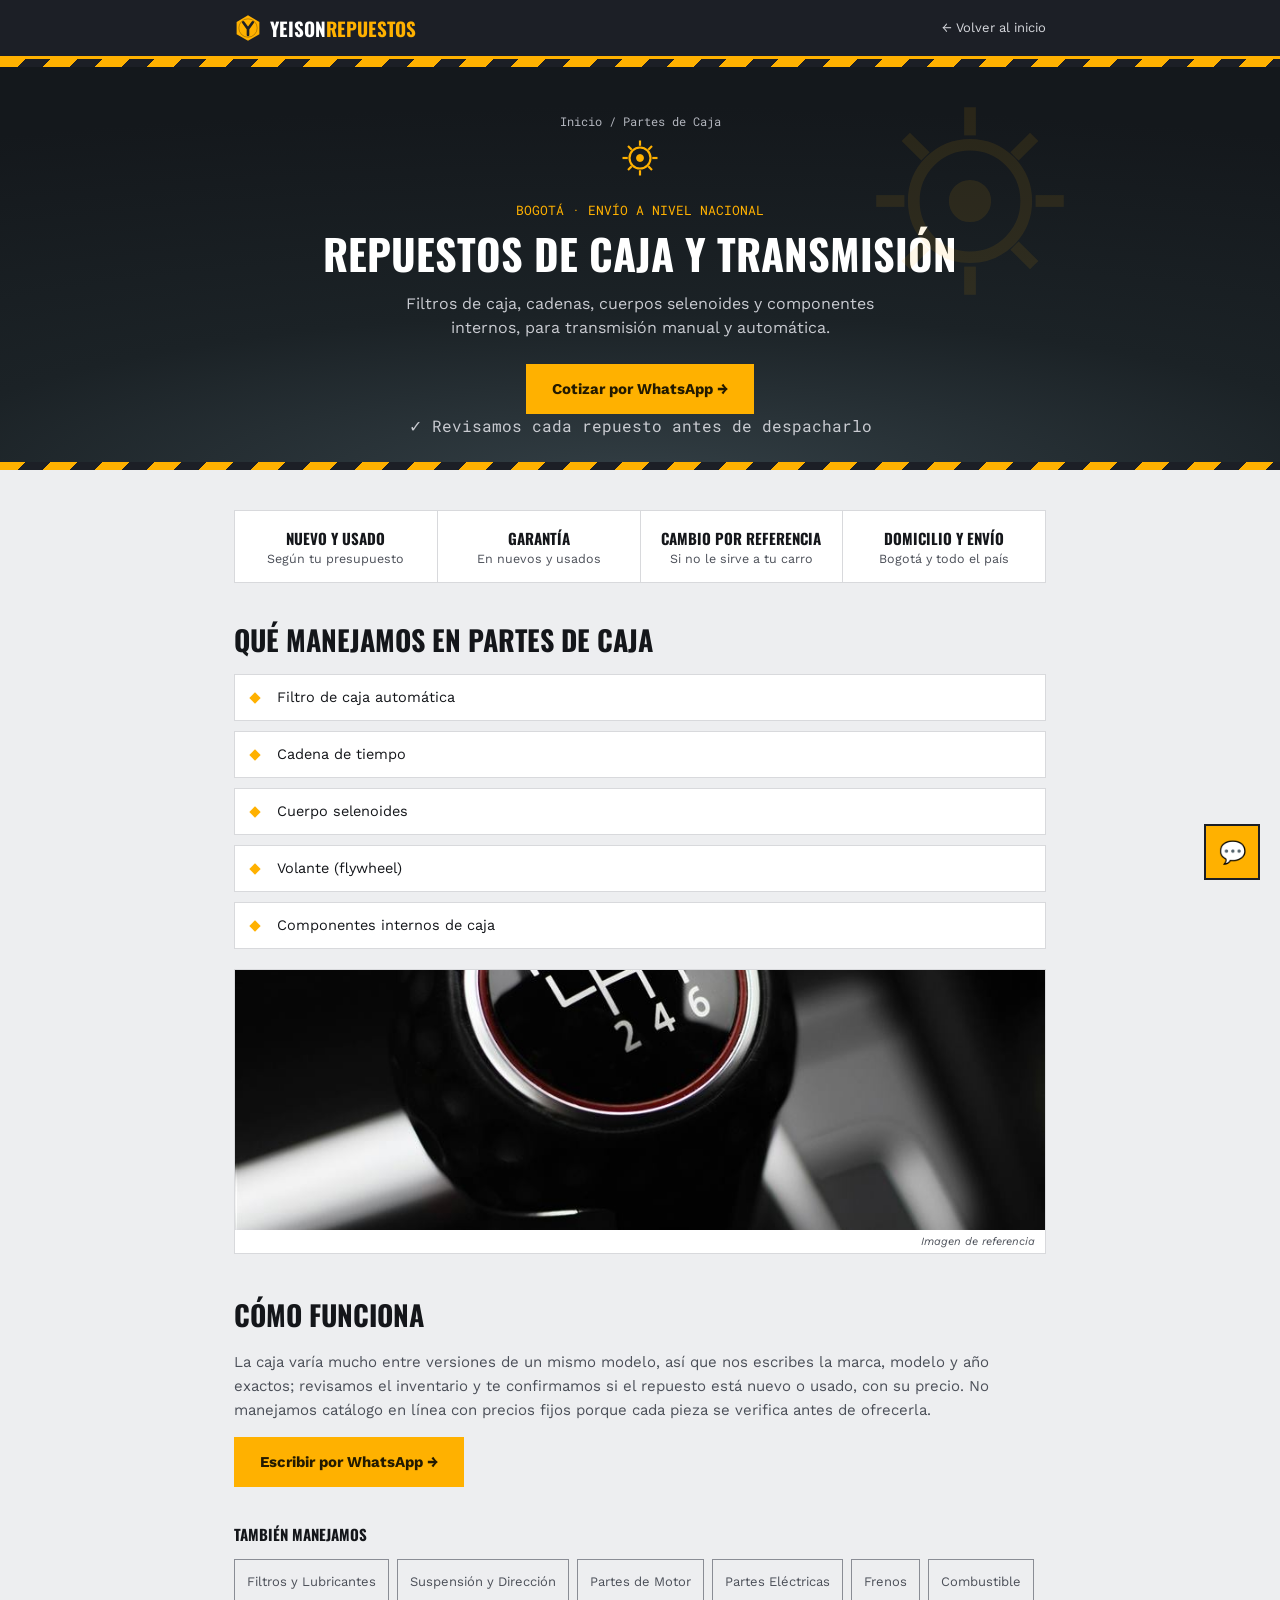
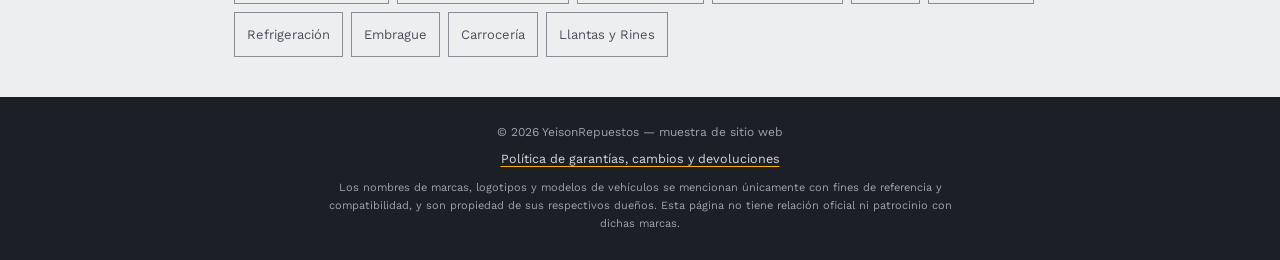
<file: caja.html>
<!DOCTYPE html>
<html lang="es">
<head>
<meta charset="UTF-8">
<meta name="viewport" content="width=device-width, initial-scale=1, viewport-fit=cover">
<link rel="icon" type="image/svg+xml" href="favicon.svg">
<link rel="icon" type="image/png" sizes="48x48" href="favicon-48.png">
<link rel="apple-touch-icon" href="apple-touch-icon.png">
<title>Repuestos de Caja y Transmisión en Bogotá | YeisonRepuestos</title>
<meta name="description" content="Repuestos de caja y transmisión nuevos y usados en Bogotá, de todas las marcas. Cotiza por WhatsApp con envío a nivel nacional.">
<!-- TEMPORAL: quitar noindex/nofollow y volver a "index, follow" cuando el sitio pase a Hostinger -->
<meta name="robots" content="noindex, nofollow">
<meta property="og:type" content="website">
<meta property="og:title" content="Partes de Caja en Bogotá | YeisonRepuestos">
<meta property="og:description" content="Repuestos de caja y transmisión nuevos y usados en Bogotá, de todas las marcas. Cotiza por WhatsApp con envío a nivel nacional.">
<meta property="og:url" content="https://www.yeisonrepuestos.com/caja.html">
<meta property="og:image" content="https://www.yeisonrepuestos.com/og-image.jpg">
<meta property="og:image:width" content="1200">
<meta property="og:image:height" content="630">
<meta property="og:image:alt" content="Partes de Caja en Bogotá | YeisonRepuestos">
<meta property="og:locale" content="es_CO">
<meta name="twitter:card" content="summary_large_image">
<meta name="twitter:title" content="Partes de Caja en Bogotá | YeisonRepuestos">
<meta name="twitter:description" content="Repuestos de caja y transmisión nuevos y usados en Bogotá, de todas las marcas. Cotiza por WhatsApp con envío a nivel nacional.">
<meta name="twitter:image" content="https://www.yeisonrepuestos.com/og-image.jpg">
<link rel="canonical" href="https://www.yeisonrepuestos.com/caja.html">
<script type="application/ld+json">
{"@context":"https://schema.org","@type":"AutoPartsStore","name":"YeisonRepuestos","telephone":"+573142588506","description":"Repuestos de caja y transmisión nuevos y usados en Bogotá, de todas las marcas. Cotiza por WhatsApp con envío a nivel nacional.","areaServed":["Bogotá","Colombia"]}
</script>
<script type="application/ld+json">
{"@context":"https://schema.org","@type":"BreadcrumbList","itemListElement":[
  {"@type":"ListItem","position":1,"name":"Inicio","item":"https://www.yeisonrepuestos.com/index.html"},
  {"@type":"ListItem","position":2,"name":"Partes de Caja","item":"https://www.yeisonrepuestos.com/caja.html"}
]}
</script>
<link rel="preconnect" href="https://fonts.googleapis.com">
<link rel="preconnect" href="https://fonts.gstatic.com" crossorigin>
<link href="https://fonts.googleapis.com/css2?family=Oswald:wght@400;500;600;700&family=Work+Sans:wght@400;500;600;700&family=Roboto+Mono:wght@500&display=swap" rel="stylesheet">
<link rel="stylesheet" href="category.css">
</head>
<body>
<a href="#main-content" class="skip-link">Saltar al contenido</a>
<header>
  <nav class="nav" aria-label="Principal">
    <a href="index.html" class="brand"><img class="brand-mark" src="logo-mark.svg" alt="" width="28" height="28">YEISON<span>REPUESTOS</span></a>
    <a class="back" href="index.html">← Volver al inicio</a>
  </nav>
</header>
<div class="hazard"></div>

<main id="main-content" tabindex="-1">
<section class="hero" style="padding-bottom:0;">
  <div class="wrap">
    <svg class="hero-watermark" aria-hidden="true"><use href="#wm-caja"></use></svg>
    <span class="crumbs" style="color:#B3B6BE;"><a href="index.html" style="color:#B3B6BE;">Inicio</a> / Partes de Caja</span>
    <svg id="wm-caja" class="hero-icon reveal" viewBox="0 0 64 64" fill="none" stroke="currentColor" aria-hidden="true"><circle cx="32" cy="32" r="12" fill="none" stroke="currentColor" stroke-width="2.5"/>
      <circle cx="32" cy="32" r="4" fill="currentColor"/>
      <g stroke="currentColor" stroke-width="2.5">
        <line x1="32" y1="12" x2="32" y2="18"/><line x1="32" y1="46" x2="32" y2="52"/>
        <line x1="12" y1="32" x2="18" y2="32"/><line x1="46" y1="32" x2="52" y2="32"/>
        <line x1="18.3" y1="18.3" x2="22.5" y2="22.5"/><line x1="41.5" y1="41.5" x2="45.7" y2="45.7"/>
        <line x1="45.7" y1="18.3" x2="41.5" y2="22.5"/><line x1="22.5" y1="41.5" x2="18.3" y2="45.7"/>
      </g></svg>
    <span class="kicker">BOGOTÁ · ENVÍO A NIVEL NACIONAL</span>
    <h1>Repuestos de Caja y Transmisión</h1>
    <p>Filtros de caja, cadenas, cuerpos selenoides y componentes internos, para transmisión manual y automática.</p>
    <a class="btn btn-primary" href="https://wa.me/573142588506?text=Hola%2C%20estoy%20buscando%20un%20repuesto%20de%20Partes%20de%20Caja%20para%20mi%20carro" target="_blank" rel="noopener">Cotizar por WhatsApp →</a>
    <p class="trust-note">✓ Revisamos cada repuesto antes de despacharlo</p>
  </div>
</section>

<div class="hazard"></div>

<section>
  <div class="wrap">
    <div class="trust-row reveal">
      <div class="trust-item"><strong>Nuevo y usado</strong>Según tu presupuesto</div>
      <a class="trust-item" href="politica-garantias.html#sec-2"><strong>Garantía</strong>En nuevos y usados</a>
      <a class="trust-item" href="politica-garantias.html#sec-7"><strong>Cambio por referencia</strong>Si no le sirve a tu carro</a>
      <div class="trust-item"><strong>Domicilio y envío</strong>Bogotá y todo el país</div>
    </div>

    <h2 class="reveal">Qué manejamos en partes de caja</h2>
    <ul class="list reveal">
      <li>Filtro de caja automática</li>
      <li>Cadena de tiempo</li>
      <li>Cuerpo selenoides</li>
      <li>Volante (flywheel)</li>
      <li>Componentes internos de caja</li>
    </ul>
    <!-- Foto de referencia (banco de imágenes, no es el inventario real); reemplazar cuando el cliente entregue fotos propias -->
    <figure class="cat-photo reveal">
      <img src="fotos/caja-1.jpg" alt="Palanca de cambios manual, imagen de referencia" loading="lazy">
      <figcaption>Imagen de referencia</figcaption>
    </figure>
  </div>
</section>

<section style="padding-top:0;">
  <div class="wrap">
    <h2 class="reveal">Cómo funciona</h2>
    <p class="reveal">La caja varía mucho entre versiones de un mismo modelo, así que nos escribes la marca, modelo y año exactos; revisamos el inventario y te confirmamos si el repuesto está nuevo o usado, con su precio. No manejamos catálogo en línea con precios fijos porque cada pieza se verifica antes de ofrecerla.</p>
    <a class="btn btn-primary reveal" href="https://wa.me/573142588506" target="_blank" rel="noopener">Escribir por WhatsApp →</a>

    <h2 class="reveal" style="margin-top:36px; font-size:15px;">También manejamos</h2>
    <div class="other-cats reveal">
      <a href="filtros.html">Filtros y Lubricantes</a>
      <a href="suspension.html">Suspensión y Dirección</a>
      <a href="motor.html">Partes de Motor</a>
      <a href="electrico.html">Partes Eléctricas</a>
      <a href="frenos.html">Frenos</a>
      <a href="combustible.html">Combustible</a>
      <a href="refrigeracion.html">Refrigeración</a>
      <a href="embrague.html">Embrague</a>
      <a href="carroceria.html">Carrocería</a>
      <a href="llantas.html">Llantas y Rines</a>
    </div>
  </div>
</section>
</main>

<footer>
  © 2026 YeisonRepuestos — muestra de sitio web
  <p class="foot-links"><a href="politica-garantias.html">Política de garantías, cambios y devoluciones</a></p>
  <p class="trademark">Los nombres de marcas, logotipos y modelos de vehículos se mencionan únicamente con fines de referencia y compatibilidad, y son propiedad de sus respectivos dueños. Esta página no tiene relación oficial ni patrocinio con dichas marcas.</p>
</footer>

<a class="wsp-float" href="https://wa.me/573142588506?text=Hola%2C%20estoy%20buscando%20un%20repuesto%20de%20Partes%20de%20Caja%20para%20mi%20carro" target="_blank" rel="noopener" aria-label="Escribir por WhatsApp">💬</a>
<div class="mobile-cta"><a href="https://wa.me/573142588506?text=Hola%2C%20estoy%20buscando%20un%20repuesto%20de%20Partes%20de%20Caja%20para%20mi%20carro" target="_blank" rel="noopener">💬 Cotizar por WhatsApp</a></div>

<script src="category.js"></script>
</body>
</html>
</file>
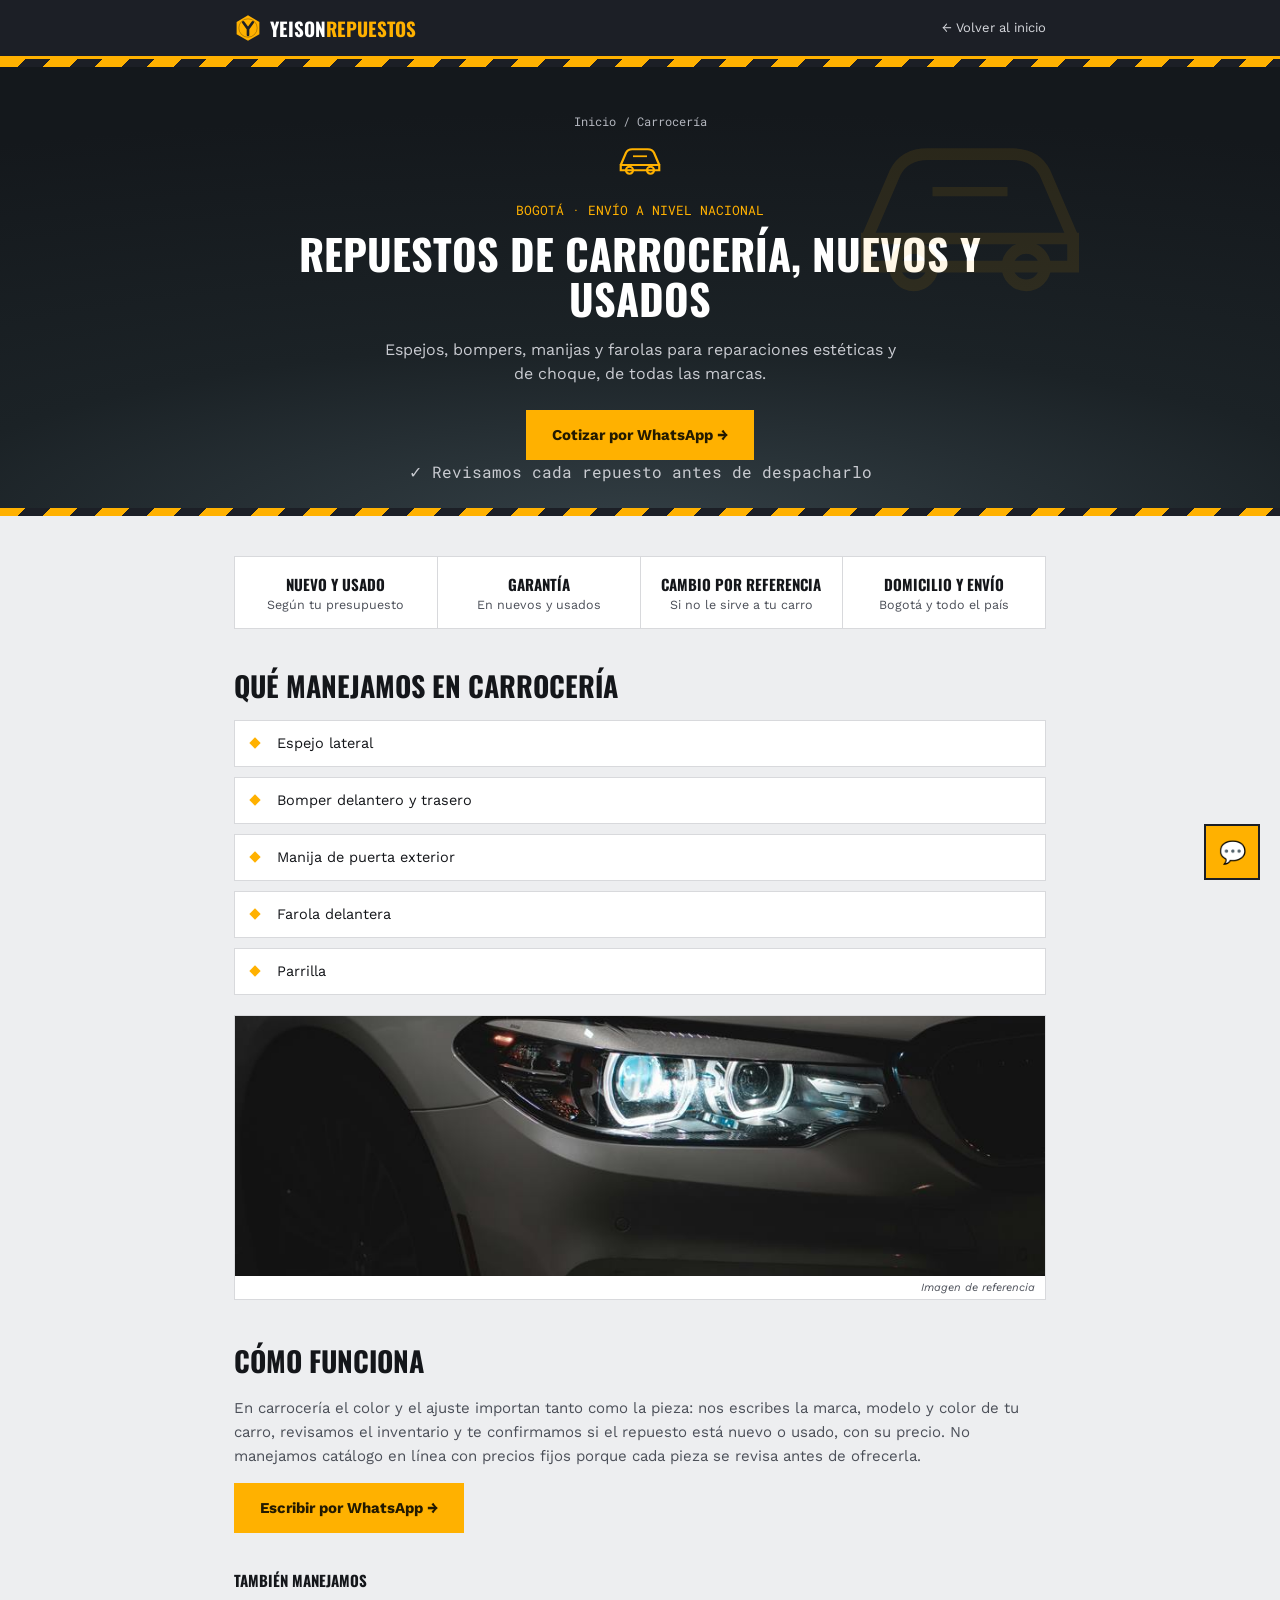
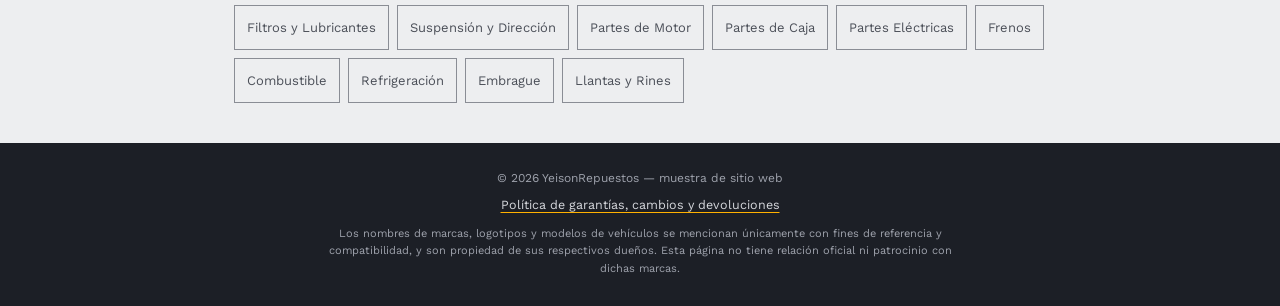
<file: carroceria.html>
<!DOCTYPE html>
<html lang="es">
<head>
<meta charset="UTF-8">
<meta name="viewport" content="width=device-width, initial-scale=1, viewport-fit=cover">
<link rel="icon" type="image/svg+xml" href="favicon.svg">
<link rel="icon" type="image/png" sizes="48x48" href="favicon-48.png">
<link rel="apple-touch-icon" href="apple-touch-icon.png">
<title>Repuestos de Carrocería en Bogotá | YeisonRepuestos</title>
<meta name="description" content="Repuestos de carrocería nuevos y usados en Bogotá, de todas las marcas. Cotiza por WhatsApp con envío a nivel nacional.">
<!-- TEMPORAL: quitar noindex/nofollow y volver a "index, follow" cuando el sitio pase a Hostinger -->
<meta name="robots" content="noindex, nofollow">
<meta property="og:type" content="website">
<meta property="og:title" content="Carrocería en Bogotá | YeisonRepuestos">
<meta property="og:description" content="Repuestos de carrocería nuevos y usados en Bogotá, de todas las marcas. Cotiza por WhatsApp con envío a nivel nacional.">
<meta property="og:url" content="https://www.yeisonrepuestos.com/carroceria.html">
<meta property="og:image" content="https://www.yeisonrepuestos.com/og-image.jpg">
<meta property="og:image:width" content="1200">
<meta property="og:image:height" content="630">
<meta property="og:image:alt" content="Carrocería en Bogotá | YeisonRepuestos">
<meta property="og:locale" content="es_CO">
<meta name="twitter:card" content="summary_large_image">
<meta name="twitter:title" content="Carrocería en Bogotá | YeisonRepuestos">
<meta name="twitter:description" content="Repuestos de carrocería nuevos y usados en Bogotá, de todas las marcas. Cotiza por WhatsApp con envío a nivel nacional.">
<meta name="twitter:image" content="https://www.yeisonrepuestos.com/og-image.jpg">
<link rel="canonical" href="https://www.yeisonrepuestos.com/carroceria.html">
<script type="application/ld+json">
{"@context":"https://schema.org","@type":"AutoPartsStore","name":"YeisonRepuestos","telephone":"+573142588506","description":"Repuestos de carrocería nuevos y usados en Bogotá, de todas las marcas. Cotiza por WhatsApp con envío a nivel nacional.","areaServed":["Bogotá","Colombia"]}
</script>
<script type="application/ld+json">
{"@context":"https://schema.org","@type":"BreadcrumbList","itemListElement":[
  {"@type":"ListItem","position":1,"name":"Inicio","item":"https://www.yeisonrepuestos.com/index.html"},
  {"@type":"ListItem","position":2,"name":"Carrocería","item":"https://www.yeisonrepuestos.com/carroceria.html"}
]}
</script>
<link rel="preconnect" href="https://fonts.googleapis.com">
<link rel="preconnect" href="https://fonts.gstatic.com" crossorigin>
<link href="https://fonts.googleapis.com/css2?family=Oswald:wght@400;500;600;700&family=Work+Sans:wght@400;500;600;700&family=Roboto+Mono:wght@500&display=swap" rel="stylesheet">
<link rel="stylesheet" href="category.css">
</head>
<body>
<a href="#main-content" class="skip-link">Saltar al contenido</a>
<header>
  <nav class="nav" aria-label="Principal">
    <a href="index.html" class="brand"><img class="brand-mark" src="logo-mark.svg" alt="" width="28" height="28">YEISON<span>REPUESTOS</span></a>
    <a class="back" href="index.html">← Volver al inicio</a>
  </nav>
</header>
<div class="hazard"></div>

<main id="main-content" tabindex="-1">
<section class="hero" style="padding-bottom:0;">
  <div class="wrap">
    <svg class="hero-watermark" aria-hidden="true"><use href="#wm-carroceria"></use></svg>
    <span class="crumbs" style="color:#B3B6BE;"><a href="index.html" style="color:#B3B6BE;">Inicio</a> / Carrocería</span>
    <svg id="wm-carroceria" class="hero-icon reveal" viewBox="0 0 64 64" fill="none" stroke="currentColor" aria-hidden="true"><path d="M10 40 l6-14 c1.5-3 4-4 7-4 h18 c3 0 5.5 1 7 4 l6 14" fill="none" stroke="currentColor" stroke-width="2.5"/>
      <path d="M10 40 h44 v6 h-44 z" fill="none" stroke="currentColor" stroke-width="2.5"/>
      <circle cx="20" cy="46" r="4" fill="none" stroke="currentColor" stroke-width="2.5"/>
      <circle cx="44" cy="46" r="4" fill="none" stroke="currentColor" stroke-width="2.5"/>
      <line x1="24" y1="30" x2="40" y2="30" stroke="currentColor" stroke-width="2"/></svg>
    <span class="kicker">BOGOTÁ · ENVÍO A NIVEL NACIONAL</span>
    <h1>Repuestos de Carrocería, Nuevos y Usados</h1>
    <p>Espejos, bompers, manijas y farolas para reparaciones estéticas y de choque, de todas las marcas.</p>
    <a class="btn btn-primary" href="https://wa.me/573142588506?text=Hola%2C%20estoy%20buscando%20un%20repuesto%20de%20Carrocer%C3%ADa%20para%20mi%20carro" target="_blank" rel="noopener">Cotizar por WhatsApp →</a>
    <p class="trust-note">✓ Revisamos cada repuesto antes de despacharlo</p>
  </div>
</section>

<div class="hazard"></div>

<section>
  <div class="wrap">
    <div class="trust-row reveal">
      <div class="trust-item"><strong>Nuevo y usado</strong>Según tu presupuesto</div>
      <a class="trust-item" href="politica-garantias.html#sec-2"><strong>Garantía</strong>En nuevos y usados</a>
      <a class="trust-item" href="politica-garantias.html#sec-7"><strong>Cambio por referencia</strong>Si no le sirve a tu carro</a>
      <div class="trust-item"><strong>Domicilio y envío</strong>Bogotá y todo el país</div>
    </div>

    <h2 class="reveal">Qué manejamos en carrocería</h2>
    <ul class="list reveal">
      <li>Espejo lateral</li>
      <li>Bomper delantero y trasero</li>
      <li>Manija de puerta exterior</li>
      <li>Farola delantera</li>
      <li>Parrilla</li>
    </ul>
    <!-- Foto de referencia (banco de imágenes, no es el inventario real); reemplazar cuando el cliente entregue fotos propias -->
    <figure class="cat-photo reveal">
      <img src="fotos/carroceria-1.jpg" alt="Faro delantero de carro, imagen de referencia" loading="lazy">
      <figcaption>Imagen de referencia</figcaption>
    </figure>
  </div>
</section>

<section style="padding-top:0;">
  <div class="wrap">
    <h2 class="reveal">Cómo funciona</h2>
    <p class="reveal">En carrocería el color y el ajuste importan tanto como la pieza: nos escribes la marca, modelo y color de tu carro, revisamos el inventario y te confirmamos si el repuesto está nuevo o usado, con su precio. No manejamos catálogo en línea con precios fijos porque cada pieza se revisa antes de ofrecerla.</p>
    <a class="btn btn-primary reveal" href="https://wa.me/573142588506" target="_blank" rel="noopener">Escribir por WhatsApp →</a>

    <h2 class="reveal" style="margin-top:36px; font-size:15px;">También manejamos</h2>
    <div class="other-cats reveal">
      <a href="filtros.html">Filtros y Lubricantes</a>
      <a href="suspension.html">Suspensión y Dirección</a>
      <a href="motor.html">Partes de Motor</a>
      <a href="caja.html">Partes de Caja</a>
      <a href="electrico.html">Partes Eléctricas</a>
      <a href="frenos.html">Frenos</a>
      <a href="combustible.html">Combustible</a>
      <a href="refrigeracion.html">Refrigeración</a>
      <a href="embrague.html">Embrague</a>
      <a href="llantas.html">Llantas y Rines</a>
    </div>
  </div>
</section>
</main>

<footer>
  © 2026 YeisonRepuestos — muestra de sitio web
  <p class="foot-links"><a href="politica-garantias.html">Política de garantías, cambios y devoluciones</a></p>
  <p class="trademark">Los nombres de marcas, logotipos y modelos de vehículos se mencionan únicamente con fines de referencia y compatibilidad, y son propiedad de sus respectivos dueños. Esta página no tiene relación oficial ni patrocinio con dichas marcas.</p>
</footer>

<a class="wsp-float" href="https://wa.me/573142588506?text=Hola%2C%20estoy%20buscando%20un%20repuesto%20de%20Carrocer%C3%ADa%20para%20mi%20carro" target="_blank" rel="noopener" aria-label="Escribir por WhatsApp">💬</a>
<div class="mobile-cta"><a href="https://wa.me/573142588506?text=Hola%2C%20estoy%20buscando%20un%20repuesto%20de%20Carrocer%C3%ADa%20para%20mi%20carro" target="_blank" rel="noopener">💬 Cotizar por WhatsApp</a></div>

<script src="category.js"></script>
</body>
</html>
</file>
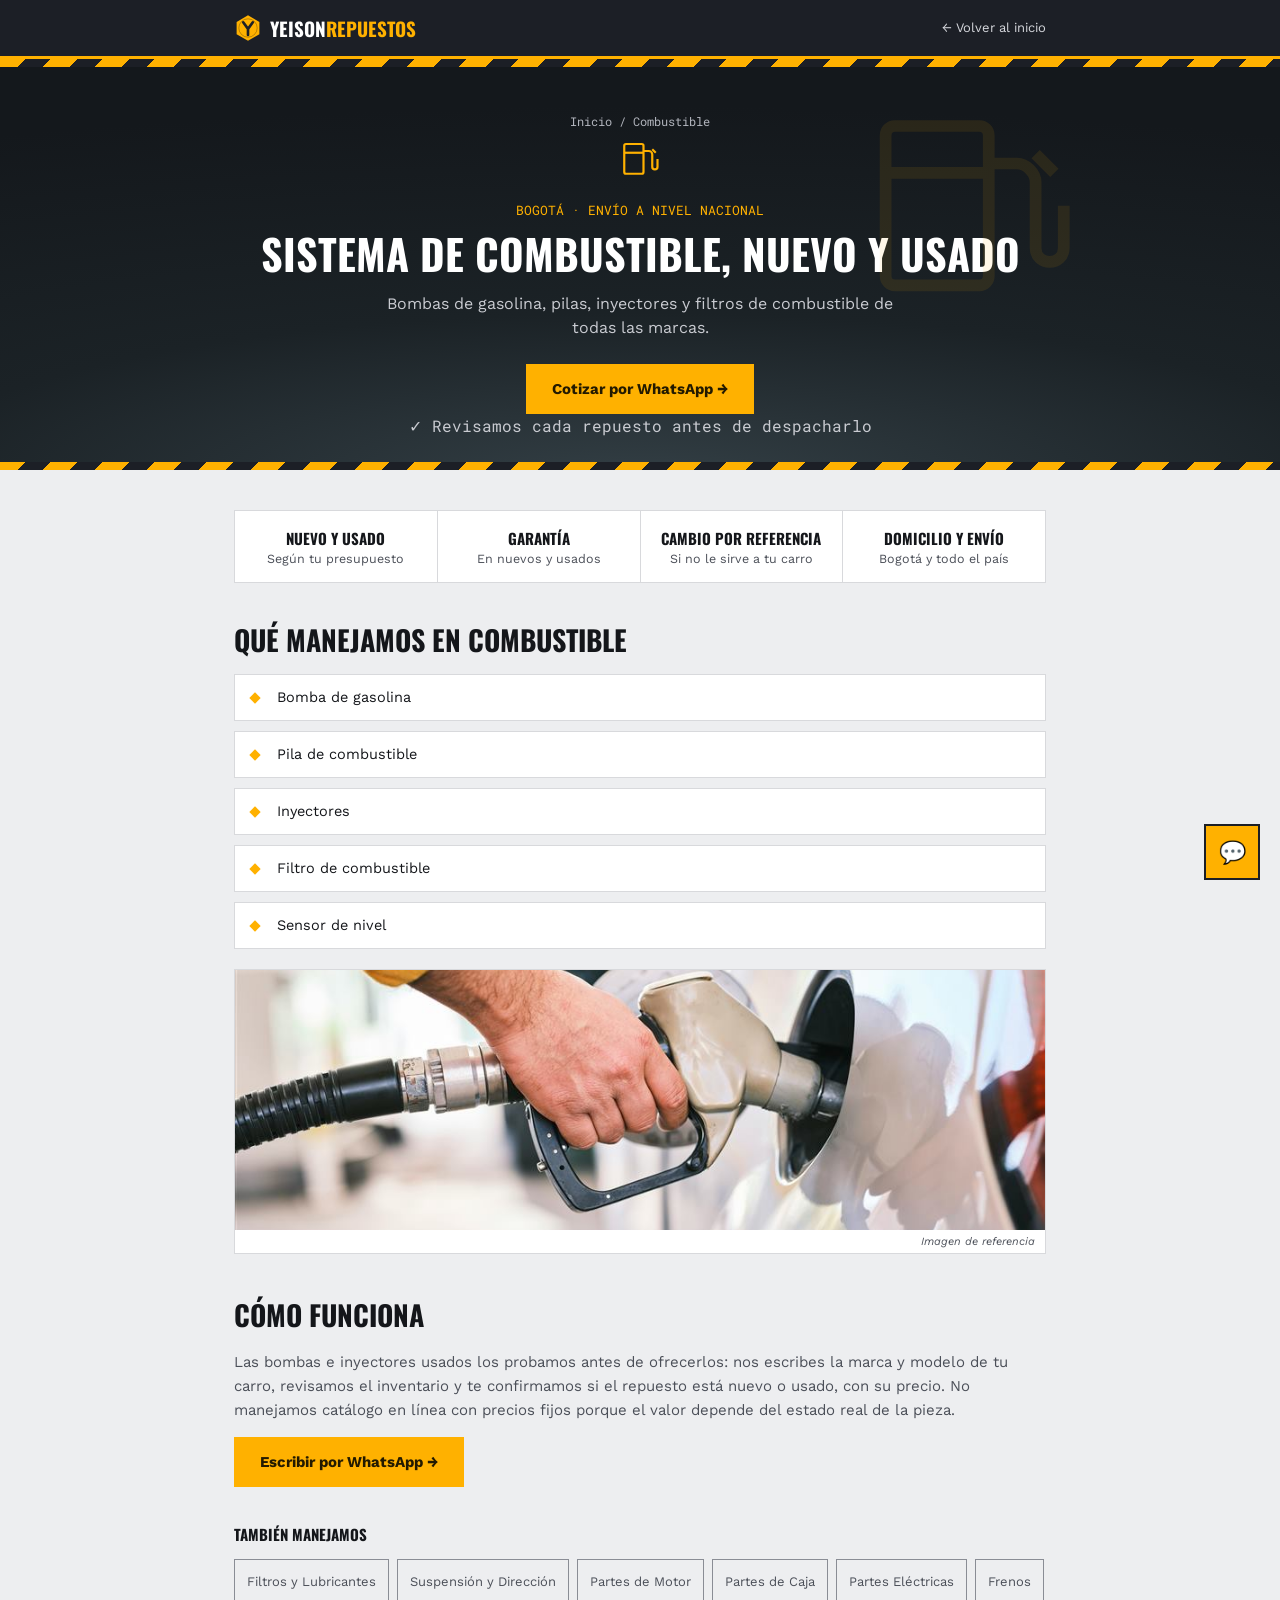
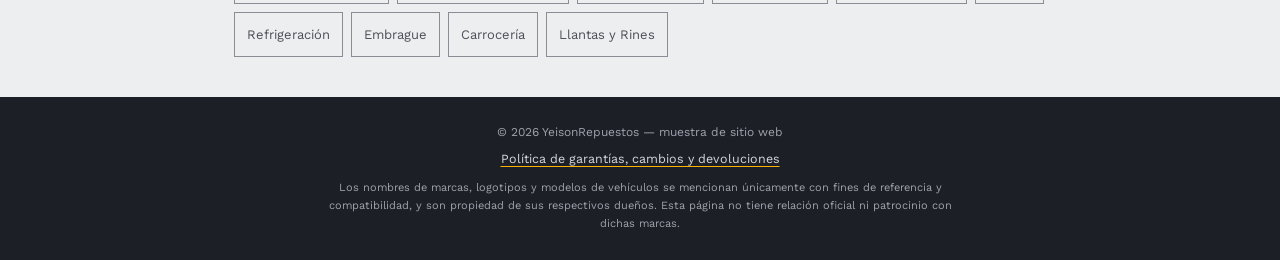
<file: combustible.html>
<!DOCTYPE html>
<html lang="es">
<head>
<meta charset="UTF-8">
<meta name="viewport" content="width=device-width, initial-scale=1, viewport-fit=cover">
<link rel="icon" type="image/svg+xml" href="favicon.svg">
<link rel="icon" type="image/png" sizes="48x48" href="favicon-48.png">
<link rel="apple-touch-icon" href="apple-touch-icon.png">
<title>Sistema de Combustible, Nuevo y Usado en Bogotá | YeisonRepuestos</title>
<meta name="description" content="Repuestos del sistema de combustible nuevos y usados en Bogotá, de todas las marcas. Cotiza por WhatsApp con envío a nivel nacional.">
<!-- TEMPORAL: quitar noindex/nofollow y volver a "index, follow" cuando el sitio pase a Hostinger -->
<meta name="robots" content="noindex, nofollow">
<meta property="og:type" content="website">
<meta property="og:title" content="Combustible en Bogotá | YeisonRepuestos">
<meta property="og:description" content="Repuestos del sistema de combustible nuevos y usados en Bogotá, de todas las marcas. Cotiza por WhatsApp con envío a nivel nacional.">
<meta property="og:url" content="https://www.yeisonrepuestos.com/combustible.html">
<meta property="og:image" content="https://www.yeisonrepuestos.com/og-image.jpg">
<meta property="og:image:width" content="1200">
<meta property="og:image:height" content="630">
<meta property="og:image:alt" content="Combustible en Bogotá | YeisonRepuestos">
<meta property="og:locale" content="es_CO">
<meta name="twitter:card" content="summary_large_image">
<meta name="twitter:title" content="Combustible en Bogotá | YeisonRepuestos">
<meta name="twitter:description" content="Repuestos del sistema de combustible nuevos y usados en Bogotá, de todas las marcas. Cotiza por WhatsApp con envío a nivel nacional.">
<meta name="twitter:image" content="https://www.yeisonrepuestos.com/og-image.jpg">
<link rel="canonical" href="https://www.yeisonrepuestos.com/combustible.html">
<script type="application/ld+json">
{"@context":"https://schema.org","@type":"AutoPartsStore","name":"YeisonRepuestos","telephone":"+573142588506","description":"Repuestos del sistema de combustible nuevos y usados en Bogotá, de todas las marcas. Cotiza por WhatsApp con envío a nivel nacional.","areaServed":["Bogotá","Colombia"]}
</script>
<script type="application/ld+json">
{"@context":"https://schema.org","@type":"BreadcrumbList","itemListElement":[
  {"@type":"ListItem","position":1,"name":"Inicio","item":"https://www.yeisonrepuestos.com/index.html"},
  {"@type":"ListItem","position":2,"name":"Combustible","item":"https://www.yeisonrepuestos.com/combustible.html"}
]}
</script>
<link rel="preconnect" href="https://fonts.googleapis.com">
<link rel="preconnect" href="https://fonts.gstatic.com" crossorigin>
<link href="https://fonts.googleapis.com/css2?family=Oswald:wght@400;500;600;700&family=Work+Sans:wght@400;500;600;700&family=Roboto+Mono:wght@500&display=swap" rel="stylesheet">
<link rel="stylesheet" href="category.css">
</head>
<body>
<a href="#main-content" class="skip-link">Saltar al contenido</a>
<header>
  <nav class="nav" aria-label="Principal">
    <a href="index.html" class="brand"><img class="brand-mark" src="logo-mark.svg" alt="" width="28" height="28">YEISON<span>REPUESTOS</span></a>
    <a class="back" href="index.html">← Volver al inicio</a>
  </nav>
</header>
<div class="hazard"></div>

<main id="main-content" tabindex="-1">
<section class="hero" style="padding-bottom:0;">
  <div class="wrap">
    <svg class="hero-watermark" aria-hidden="true"><use href="#wm-combustible"></use></svg>
    <span class="crumbs" style="color:#B3B6BE;"><a href="index.html" style="color:#B3B6BE;">Inicio</a> / Combustible</span>
    <svg id="wm-combustible" class="hero-icon reveal" viewBox="0 0 64 64" fill="none" stroke="currentColor" aria-hidden="true"><rect x="14" y="16" width="22" height="34" rx="2" fill="none" stroke="currentColor" stroke-width="2.5"/>
      <line x1="14" y1="26" x2="36" y2="26" stroke="currentColor" stroke-width="2.5"/>
      <path d="M36 24 h6 c2 0 4 2 4 4 v14 c0 2 1.5 3 3 3 s3-1 3-3 v-9" fill="none" stroke="currentColor" stroke-width="2.5"/>
      <path d="M46 22 l4 4" stroke="currentColor" stroke-width="2.5"/></svg>
    <span class="kicker">BOGOTÁ · ENVÍO A NIVEL NACIONAL</span>
    <h1>Sistema de Combustible, Nuevo y Usado</h1>
    <p>Bombas de gasolina, pilas, inyectores y filtros de combustible de todas las marcas.</p>
    <a class="btn btn-primary" href="https://wa.me/573142588506?text=Hola%2C%20estoy%20buscando%20un%20repuesto%20de%20Combustible%20para%20mi%20carro" target="_blank" rel="noopener">Cotizar por WhatsApp →</a>
    <p class="trust-note">✓ Revisamos cada repuesto antes de despacharlo</p>
  </div>
</section>

<div class="hazard"></div>

<section>
  <div class="wrap">
    <div class="trust-row reveal">
      <div class="trust-item"><strong>Nuevo y usado</strong>Según tu presupuesto</div>
      <a class="trust-item" href="politica-garantias.html#sec-2"><strong>Garantía</strong>En nuevos y usados</a>
      <a class="trust-item" href="politica-garantias.html#sec-7"><strong>Cambio por referencia</strong>Si no le sirve a tu carro</a>
      <div class="trust-item"><strong>Domicilio y envío</strong>Bogotá y todo el país</div>
    </div>

    <h2 class="reveal">Qué manejamos en combustible</h2>
    <ul class="list reveal">
      <li>Bomba de gasolina</li>
      <li>Pila de combustible</li>
      <li>Inyectores</li>
      <li>Filtro de combustible</li>
      <li>Sensor de nivel</li>
    </ul>
    <!-- Foto de referencia (banco de imágenes, no es el inventario real); reemplazar cuando el cliente entregue fotos propias -->
    <figure class="cat-photo reveal">
      <img src="fotos/combustible-1.jpg" alt="Repostando combustible, imagen de referencia" loading="lazy">
      <figcaption>Imagen de referencia</figcaption>
    </figure>
  </div>
</section>

<section style="padding-top:0;">
  <div class="wrap">
    <h2 class="reveal">Cómo funciona</h2>
    <p class="reveal">Las bombas e inyectores usados los probamos antes de ofrecerlos: nos escribes la marca y modelo de tu carro, revisamos el inventario y te confirmamos si el repuesto está nuevo o usado, con su precio. No manejamos catálogo en línea con precios fijos porque el valor depende del estado real de la pieza.</p>
    <a class="btn btn-primary reveal" href="https://wa.me/573142588506" target="_blank" rel="noopener">Escribir por WhatsApp →</a>

    <h2 class="reveal" style="margin-top:36px; font-size:15px;">También manejamos</h2>
    <div class="other-cats reveal">
      <a href="filtros.html">Filtros y Lubricantes</a>
      <a href="suspension.html">Suspensión y Dirección</a>
      <a href="motor.html">Partes de Motor</a>
      <a href="caja.html">Partes de Caja</a>
      <a href="electrico.html">Partes Eléctricas</a>
      <a href="frenos.html">Frenos</a>
      <a href="refrigeracion.html">Refrigeración</a>
      <a href="embrague.html">Embrague</a>
      <a href="carroceria.html">Carrocería</a>
      <a href="llantas.html">Llantas y Rines</a>
    </div>
  </div>
</section>
</main>

<footer>
  © 2026 YeisonRepuestos — muestra de sitio web
  <p class="foot-links"><a href="politica-garantias.html">Política de garantías, cambios y devoluciones</a></p>
  <p class="trademark">Los nombres de marcas, logotipos y modelos de vehículos se mencionan únicamente con fines de referencia y compatibilidad, y son propiedad de sus respectivos dueños. Esta página no tiene relación oficial ni patrocinio con dichas marcas.</p>
</footer>

<a class="wsp-float" href="https://wa.me/573142588506?text=Hola%2C%20estoy%20buscando%20un%20repuesto%20de%20Combustible%20para%20mi%20carro" target="_blank" rel="noopener" aria-label="Escribir por WhatsApp">💬</a>
<div class="mobile-cta"><a href="https://wa.me/573142588506?text=Hola%2C%20estoy%20buscando%20un%20repuesto%20de%20Combustible%20para%20mi%20carro" target="_blank" rel="noopener">💬 Cotizar por WhatsApp</a></div>

<script src="category.js"></script>
</body>
</html>
</file>
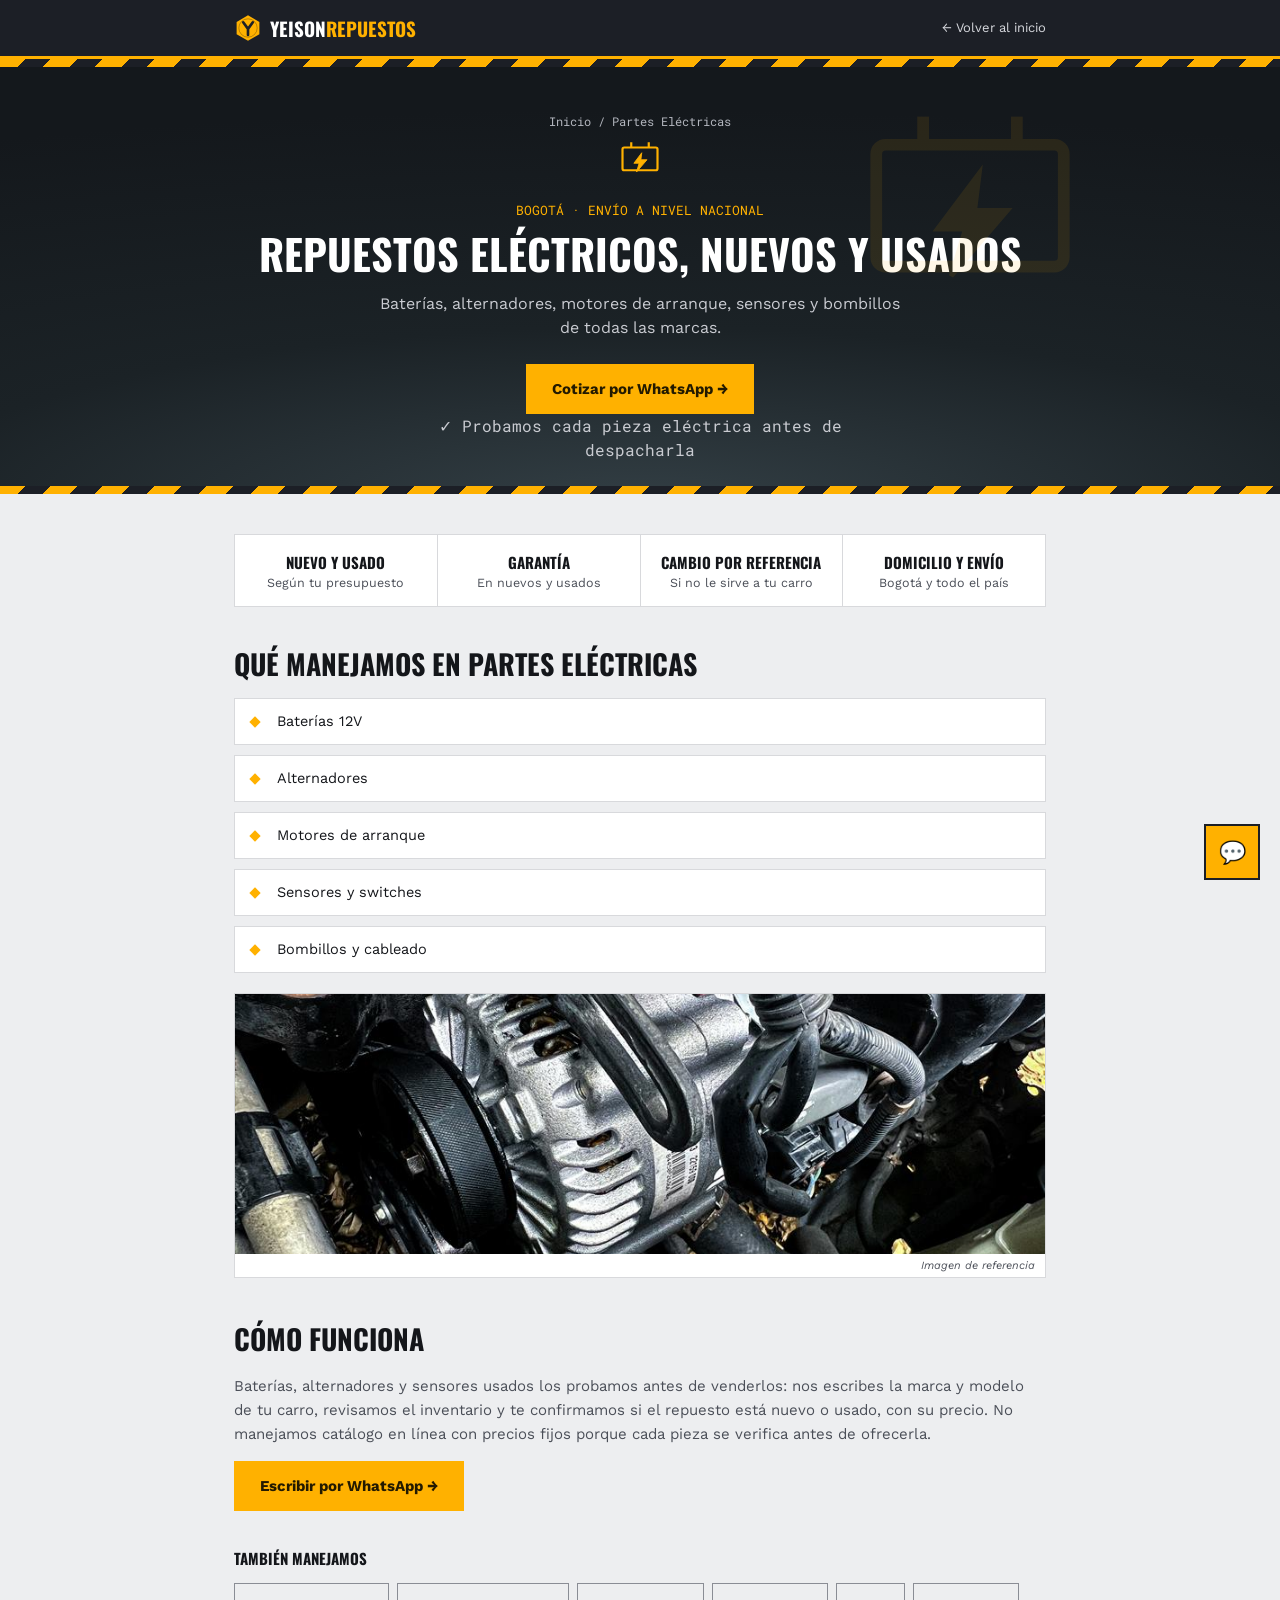
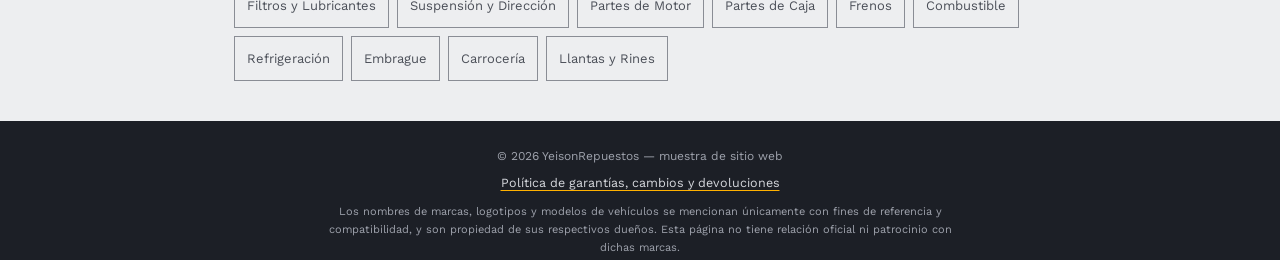
<file: electrico.html>
<!DOCTYPE html>
<html lang="es">
<head>
<meta charset="UTF-8">
<meta name="viewport" content="width=device-width, initial-scale=1, viewport-fit=cover">
<link rel="icon" type="image/svg+xml" href="favicon.svg">
<link rel="icon" type="image/png" sizes="48x48" href="favicon-48.png">
<link rel="apple-touch-icon" href="apple-touch-icon.png">
<title>Repuestos Eléctricos, Nuevos y Usados en Bogotá | YeisonRepuestos</title>
<meta name="description" content="Repuestos eléctricos nuevos y usados en Bogotá, de todas las marcas. Cotiza por WhatsApp con envío a nivel nacional.">
<!-- TEMPORAL: quitar noindex/nofollow y volver a "index, follow" cuando el sitio pase a Hostinger -->
<meta name="robots" content="noindex, nofollow">
<meta property="og:type" content="website">
<meta property="og:title" content="Partes Eléctricas en Bogotá | YeisonRepuestos">
<meta property="og:description" content="Repuestos eléctricos nuevos y usados en Bogotá, de todas las marcas. Cotiza por WhatsApp con envío a nivel nacional.">
<meta property="og:url" content="https://www.yeisonrepuestos.com/electrico.html">
<meta property="og:image" content="https://www.yeisonrepuestos.com/og-image.jpg">
<meta property="og:image:width" content="1200">
<meta property="og:image:height" content="630">
<meta property="og:image:alt" content="Partes Eléctricas en Bogotá | YeisonRepuestos">
<meta property="og:locale" content="es_CO">
<meta name="twitter:card" content="summary_large_image">
<meta name="twitter:title" content="Partes Eléctricas en Bogotá | YeisonRepuestos">
<meta name="twitter:description" content="Repuestos eléctricos nuevos y usados en Bogotá, de todas las marcas. Cotiza por WhatsApp con envío a nivel nacional.">
<meta name="twitter:image" content="https://www.yeisonrepuestos.com/og-image.jpg">
<link rel="canonical" href="https://www.yeisonrepuestos.com/electrico.html">
<script type="application/ld+json">
{"@context":"https://schema.org","@type":"AutoPartsStore","name":"YeisonRepuestos","telephone":"+573142588506","description":"Repuestos eléctricos nuevos y usados en Bogotá, de todas las marcas. Cotiza por WhatsApp con envío a nivel nacional.","areaServed":["Bogotá","Colombia"]}
</script>
<script type="application/ld+json">
{"@context":"https://schema.org","@type":"BreadcrumbList","itemListElement":[
  {"@type":"ListItem","position":1,"name":"Inicio","item":"https://www.yeisonrepuestos.com/index.html"},
  {"@type":"ListItem","position":2,"name":"Partes Eléctricas","item":"https://www.yeisonrepuestos.com/electrico.html"}
]}
</script>
<link rel="preconnect" href="https://fonts.googleapis.com">
<link rel="preconnect" href="https://fonts.gstatic.com" crossorigin>
<link href="https://fonts.googleapis.com/css2?family=Oswald:wght@400;500;600;700&family=Work+Sans:wght@400;500;600;700&family=Roboto+Mono:wght@500&display=swap" rel="stylesheet">
<link rel="stylesheet" href="category.css">
</head>
<body>
<a href="#main-content" class="skip-link">Saltar al contenido</a>
<header>
  <nav class="nav" aria-label="Principal">
    <a href="index.html" class="brand"><img class="brand-mark" src="logo-mark.svg" alt="" width="28" height="28">YEISON<span>REPUESTOS</span></a>
    <a class="back" href="index.html">← Volver al inicio</a>
  </nav>
</header>
<div class="hazard"></div>

<main id="main-content" tabindex="-1">
<section class="hero" style="padding-bottom:0;">
  <div class="wrap">
    <svg class="hero-watermark" aria-hidden="true"><use href="#wm-electrico"></use></svg>
    <span class="crumbs" style="color:#B3B6BE;"><a href="index.html" style="color:#B3B6BE;">Inicio</a> / Partes Eléctricas</span>
    <svg id="wm-electrico" class="hero-icon reveal" viewBox="0 0 64 64" fill="none" stroke="currentColor" aria-hidden="true"><rect x="12" y="20" width="40" height="26" rx="2" fill="none" stroke="currentColor" stroke-width="2.5"/>
      <line x1="22" y1="20" x2="22" y2="14" stroke="currentColor" stroke-width="2.5"/>
      <line x1="42" y1="20" x2="42" y2="14" stroke="currentColor" stroke-width="2.5"/>
      <polygon points="34,26 25,38 31,38 28,48 40,34 33,34" fill="currentColor"/></svg>
    <span class="kicker">BOGOTÁ · ENVÍO A NIVEL NACIONAL</span>
    <h1>Repuestos Eléctricos, Nuevos y Usados</h1>
    <p>Baterías, alternadores, motores de arranque, sensores y bombillos de todas las marcas.</p>
    <a class="btn btn-primary" href="https://wa.me/573142588506?text=Hola%2C%20estoy%20buscando%20un%20repuesto%20de%20Partes%20El%C3%A9ctricas%20para%20mi%20carro" target="_blank" rel="noopener">Cotizar por WhatsApp →</a>
    <p class="trust-note">✓ Probamos cada pieza eléctrica antes de despacharla</p>
  </div>
</section>

<div class="hazard"></div>

<section>
  <div class="wrap">
    <div class="trust-row reveal">
      <div class="trust-item"><strong>Nuevo y usado</strong>Según tu presupuesto</div>
      <a class="trust-item" href="politica-garantias.html#sec-2"><strong>Garantía</strong>En nuevos y usados</a>
      <a class="trust-item" href="politica-garantias.html#sec-7"><strong>Cambio por referencia</strong>Si no le sirve a tu carro</a>
      <div class="trust-item"><strong>Domicilio y envío</strong>Bogotá y todo el país</div>
    </div>

    <h2 class="reveal">Qué manejamos en partes eléctricas</h2>
    <ul class="list reveal">
      <li>Baterías 12V</li>
      <li>Alternadores</li>
      <li>Motores de arranque</li>
      <li>Sensores y switches</li>
      <li>Bombillos y cableado</li>
    </ul>
    <!-- Foto de referencia (banco de imágenes, no es el inventario real); reemplazar cuando el cliente entregue fotos propias -->
    <figure class="cat-photo reveal">
      <img src="fotos/electrico-1.jpg" alt="Alternador de carro, imagen de referencia" loading="lazy">
      <figcaption>Imagen de referencia</figcaption>
    </figure>
  </div>
</section>

<section style="padding-top:0;">
  <div class="wrap">
    <h2 class="reveal">Cómo funciona</h2>
    <p class="reveal">Baterías, alternadores y sensores usados los probamos antes de venderlos: nos escribes la marca y modelo de tu carro, revisamos el inventario y te confirmamos si el repuesto está nuevo o usado, con su precio. No manejamos catálogo en línea con precios fijos porque cada pieza se verifica antes de ofrecerla.</p>
    <a class="btn btn-primary reveal" href="https://wa.me/573142588506" target="_blank" rel="noopener">Escribir por WhatsApp →</a>

    <h2 class="reveal" style="margin-top:36px; font-size:15px;">También manejamos</h2>
    <div class="other-cats reveal">
      <a href="filtros.html">Filtros y Lubricantes</a>
      <a href="suspension.html">Suspensión y Dirección</a>
      <a href="motor.html">Partes de Motor</a>
      <a href="caja.html">Partes de Caja</a>
      <a href="frenos.html">Frenos</a>
      <a href="combustible.html">Combustible</a>
      <a href="refrigeracion.html">Refrigeración</a>
      <a href="embrague.html">Embrague</a>
      <a href="carroceria.html">Carrocería</a>
      <a href="llantas.html">Llantas y Rines</a>
    </div>
  </div>
</section>
</main>

<footer>
  © 2026 YeisonRepuestos — muestra de sitio web
  <p class="foot-links"><a href="politica-garantias.html">Política de garantías, cambios y devoluciones</a></p>
  <p class="trademark">Los nombres de marcas, logotipos y modelos de vehículos se mencionan únicamente con fines de referencia y compatibilidad, y son propiedad de sus respectivos dueños. Esta página no tiene relación oficial ni patrocinio con dichas marcas.</p>
</footer>

<a class="wsp-float" href="https://wa.me/573142588506?text=Hola%2C%20estoy%20buscando%20un%20repuesto%20de%20Partes%20El%C3%A9ctricas%20para%20mi%20carro" target="_blank" rel="noopener" aria-label="Escribir por WhatsApp">💬</a>
<div class="mobile-cta"><a href="https://wa.me/573142588506?text=Hola%2C%20estoy%20buscando%20un%20repuesto%20de%20Partes%20El%C3%A9ctricas%20para%20mi%20carro" target="_blank" rel="noopener">💬 Cotizar por WhatsApp</a></div>

<script src="category.js"></script>
</body>
</html>
</file>
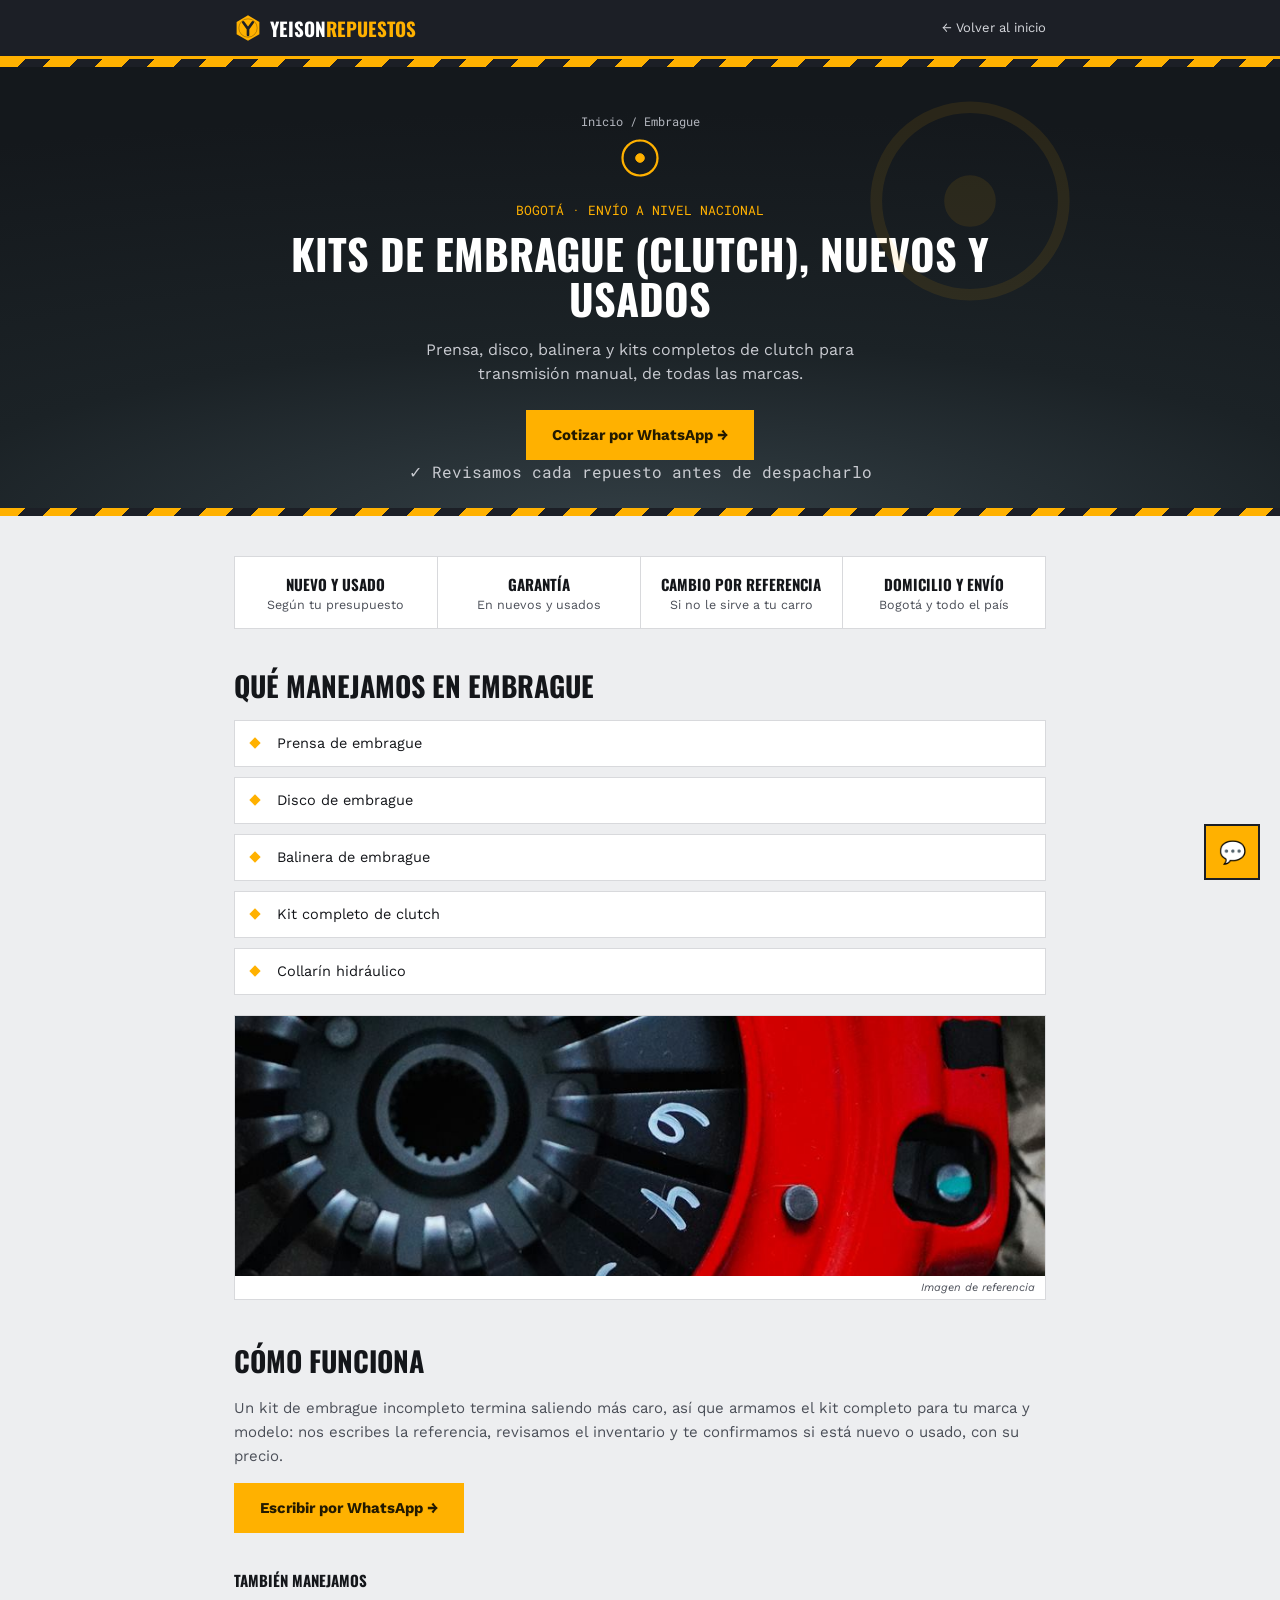
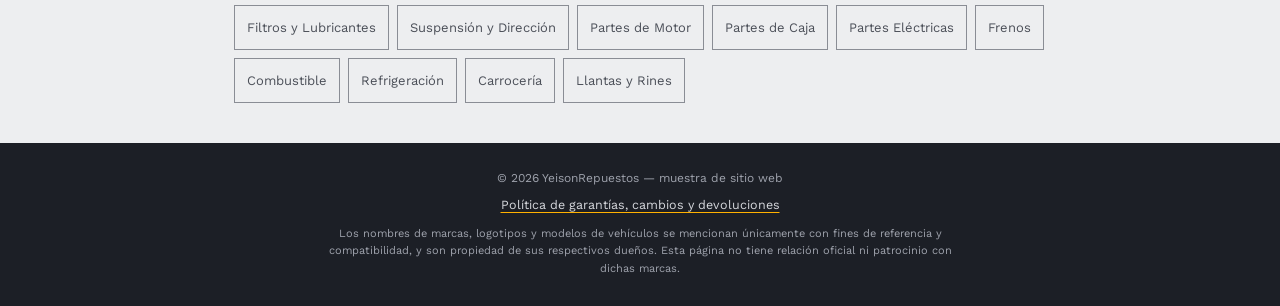
<file: embrague.html>
<!DOCTYPE html>
<html lang="es">
<head>
<meta charset="UTF-8">
<meta name="viewport" content="width=device-width, initial-scale=1, viewport-fit=cover">
<link rel="icon" type="image/svg+xml" href="favicon.svg">
<link rel="icon" type="image/png" sizes="48x48" href="favicon-48.png">
<link rel="apple-touch-icon" href="apple-touch-icon.png">
<title>Kits de Embrague en Bogotá | YeisonRepuestos</title>
<meta name="description" content="Kits de embrague nuevos y usados en Bogotá, de todas las marcas. Cotiza por WhatsApp con envío a nivel nacional.">
<!-- TEMPORAL: quitar noindex/nofollow y volver a "index, follow" cuando el sitio pase a Hostinger -->
<meta name="robots" content="noindex, nofollow">
<meta property="og:type" content="website">
<meta property="og:title" content="Embrague en Bogotá | YeisonRepuestos">
<meta property="og:description" content="Kits de embrague nuevos y usados en Bogotá, de todas las marcas. Cotiza por WhatsApp con envío a nivel nacional.">
<meta property="og:url" content="https://www.yeisonrepuestos.com/embrague.html">
<meta property="og:image" content="https://www.yeisonrepuestos.com/og-image.jpg">
<meta property="og:image:width" content="1200">
<meta property="og:image:height" content="630">
<meta property="og:image:alt" content="Embrague en Bogotá | YeisonRepuestos">
<meta property="og:locale" content="es_CO">
<meta name="twitter:card" content="summary_large_image">
<meta name="twitter:title" content="Embrague en Bogotá | YeisonRepuestos">
<meta name="twitter:description" content="Kits de embrague nuevos y usados en Bogotá, de todas las marcas. Cotiza por WhatsApp con envío a nivel nacional.">
<meta name="twitter:image" content="https://www.yeisonrepuestos.com/og-image.jpg">
<link rel="canonical" href="https://www.yeisonrepuestos.com/embrague.html">
<script type="application/ld+json">
{"@context":"https://schema.org","@type":"AutoPartsStore","name":"YeisonRepuestos","telephone":"+573142588506","description":"Kits de embrague nuevos y usados en Bogotá, de todas las marcas. Cotiza por WhatsApp con envío a nivel nacional.","areaServed":["Bogotá","Colombia"]}
</script>
<script type="application/ld+json">
{"@context":"https://schema.org","@type":"BreadcrumbList","itemListElement":[
  {"@type":"ListItem","position":1,"name":"Inicio","item":"https://www.yeisonrepuestos.com/index.html"},
  {"@type":"ListItem","position":2,"name":"Embrague","item":"https://www.yeisonrepuestos.com/embrague.html"}
]}
</script>
<link rel="preconnect" href="https://fonts.googleapis.com">
<link rel="preconnect" href="https://fonts.gstatic.com" crossorigin>
<link href="https://fonts.googleapis.com/css2?family=Oswald:wght@400;500;600;700&family=Work+Sans:wght@400;500;600;700&family=Roboto+Mono:wght@500&display=swap" rel="stylesheet">
<link rel="stylesheet" href="category.css">
</head>
<body>
<a href="#main-content" class="skip-link">Saltar al contenido</a>
<header>
  <nav class="nav" aria-label="Principal">
    <a href="index.html" class="brand"><img class="brand-mark" src="logo-mark.svg" alt="" width="28" height="28">YEISON<span>REPUESTOS</span></a>
    <a class="back" href="index.html">← Volver al inicio</a>
  </nav>
</header>
<div class="hazard"></div>

<main id="main-content" tabindex="-1">
<section class="hero" style="padding-bottom:0;">
  <div class="wrap">
    <svg class="hero-watermark" aria-hidden="true"><use href="#wm-embrague"></use></svg>
    <span class="crumbs" style="color:#B3B6BE;"><a href="index.html" style="color:#B3B6BE;">Inicio</a> / Embrague</span>
    <svg id="wm-embrague" class="hero-icon reveal" viewBox="0 0 64 64" fill="none" stroke="currentColor" aria-hidden="true"><circle cx="32" cy="32" r="20" fill="none" stroke="currentColor" stroke-width="2.5"/>
      <circle cx="32" cy="32" r="20" fill="none" stroke="currentColor" stroke-width="1.5" stroke-dasharray="3 4"/>
      <circle cx="32" cy="32" r="5" fill="currentColor"/></svg>
    <span class="kicker">BOGOTÁ · ENVÍO A NIVEL NACIONAL</span>
    <h1>Kits de Embrague (Clutch), Nuevos y Usados</h1>
    <p>Prensa, disco, balinera y kits completos de clutch para transmisión manual, de todas las marcas.</p>
    <a class="btn btn-primary" href="https://wa.me/573142588506?text=Hola%2C%20estoy%20buscando%20un%20repuesto%20de%20Embrague%20para%20mi%20carro" target="_blank" rel="noopener">Cotizar por WhatsApp →</a>
    <p class="trust-note">✓ Revisamos cada repuesto antes de despacharlo</p>
  </div>
</section>

<div class="hazard"></div>

<section>
  <div class="wrap">
    <div class="trust-row reveal">
      <div class="trust-item"><strong>Nuevo y usado</strong>Según tu presupuesto</div>
      <a class="trust-item" href="politica-garantias.html#sec-2"><strong>Garantía</strong>En nuevos y usados</a>
      <a class="trust-item" href="politica-garantias.html#sec-7"><strong>Cambio por referencia</strong>Si no le sirve a tu carro</a>
      <div class="trust-item"><strong>Domicilio y envío</strong>Bogotá y todo el país</div>
    </div>

    <h2 class="reveal">Qué manejamos en embrague</h2>
    <ul class="list reveal">
      <li>Prensa de embrague</li>
      <li>Disco de embrague</li>
      <li>Balinera de embrague</li>
      <li>Kit completo de clutch</li>
      <li>Collarín hidráulico</li>
    </ul>
    <!-- Foto de referencia (banco de imágenes, no es el inventario real); reemplazar cuando el cliente entregue fotos propias -->
    <figure class="cat-photo reveal">
      <img src="fotos/embrague-1.jpg" alt="Disco de embrague, imagen de referencia" loading="lazy">
      <figcaption>Imagen de referencia</figcaption>
    </figure>
  </div>
</section>

<section style="padding-top:0;">
  <div class="wrap">
    <h2 class="reveal">Cómo funciona</h2>
    <p class="reveal">Un kit de embrague incompleto termina saliendo más caro, así que armamos el kit completo para tu marca y modelo: nos escribes la referencia, revisamos el inventario y te confirmamos si está nuevo o usado, con su precio.</p>
    <a class="btn btn-primary reveal" href="https://wa.me/573142588506" target="_blank" rel="noopener">Escribir por WhatsApp →</a>

    <h2 class="reveal" style="margin-top:36px; font-size:15px;">También manejamos</h2>
    <div class="other-cats reveal">
      <a href="filtros.html">Filtros y Lubricantes</a>
      <a href="suspension.html">Suspensión y Dirección</a>
      <a href="motor.html">Partes de Motor</a>
      <a href="caja.html">Partes de Caja</a>
      <a href="electrico.html">Partes Eléctricas</a>
      <a href="frenos.html">Frenos</a>
      <a href="combustible.html">Combustible</a>
      <a href="refrigeracion.html">Refrigeración</a>
      <a href="carroceria.html">Carrocería</a>
      <a href="llantas.html">Llantas y Rines</a>
    </div>
  </div>
</section>
</main>

<footer>
  © 2026 YeisonRepuestos — muestra de sitio web
  <p class="foot-links"><a href="politica-garantias.html">Política de garantías, cambios y devoluciones</a></p>
  <p class="trademark">Los nombres de marcas, logotipos y modelos de vehículos se mencionan únicamente con fines de referencia y compatibilidad, y son propiedad de sus respectivos dueños. Esta página no tiene relación oficial ni patrocinio con dichas marcas.</p>
</footer>

<a class="wsp-float" href="https://wa.me/573142588506?text=Hola%2C%20estoy%20buscando%20un%20repuesto%20de%20Embrague%20para%20mi%20carro" target="_blank" rel="noopener" aria-label="Escribir por WhatsApp">💬</a>
<div class="mobile-cta"><a href="https://wa.me/573142588506?text=Hola%2C%20estoy%20buscando%20un%20repuesto%20de%20Embrague%20para%20mi%20carro" target="_blank" rel="noopener">💬 Cotizar por WhatsApp</a></div>

<script src="category.js"></script>
</body>
</html>
</file>
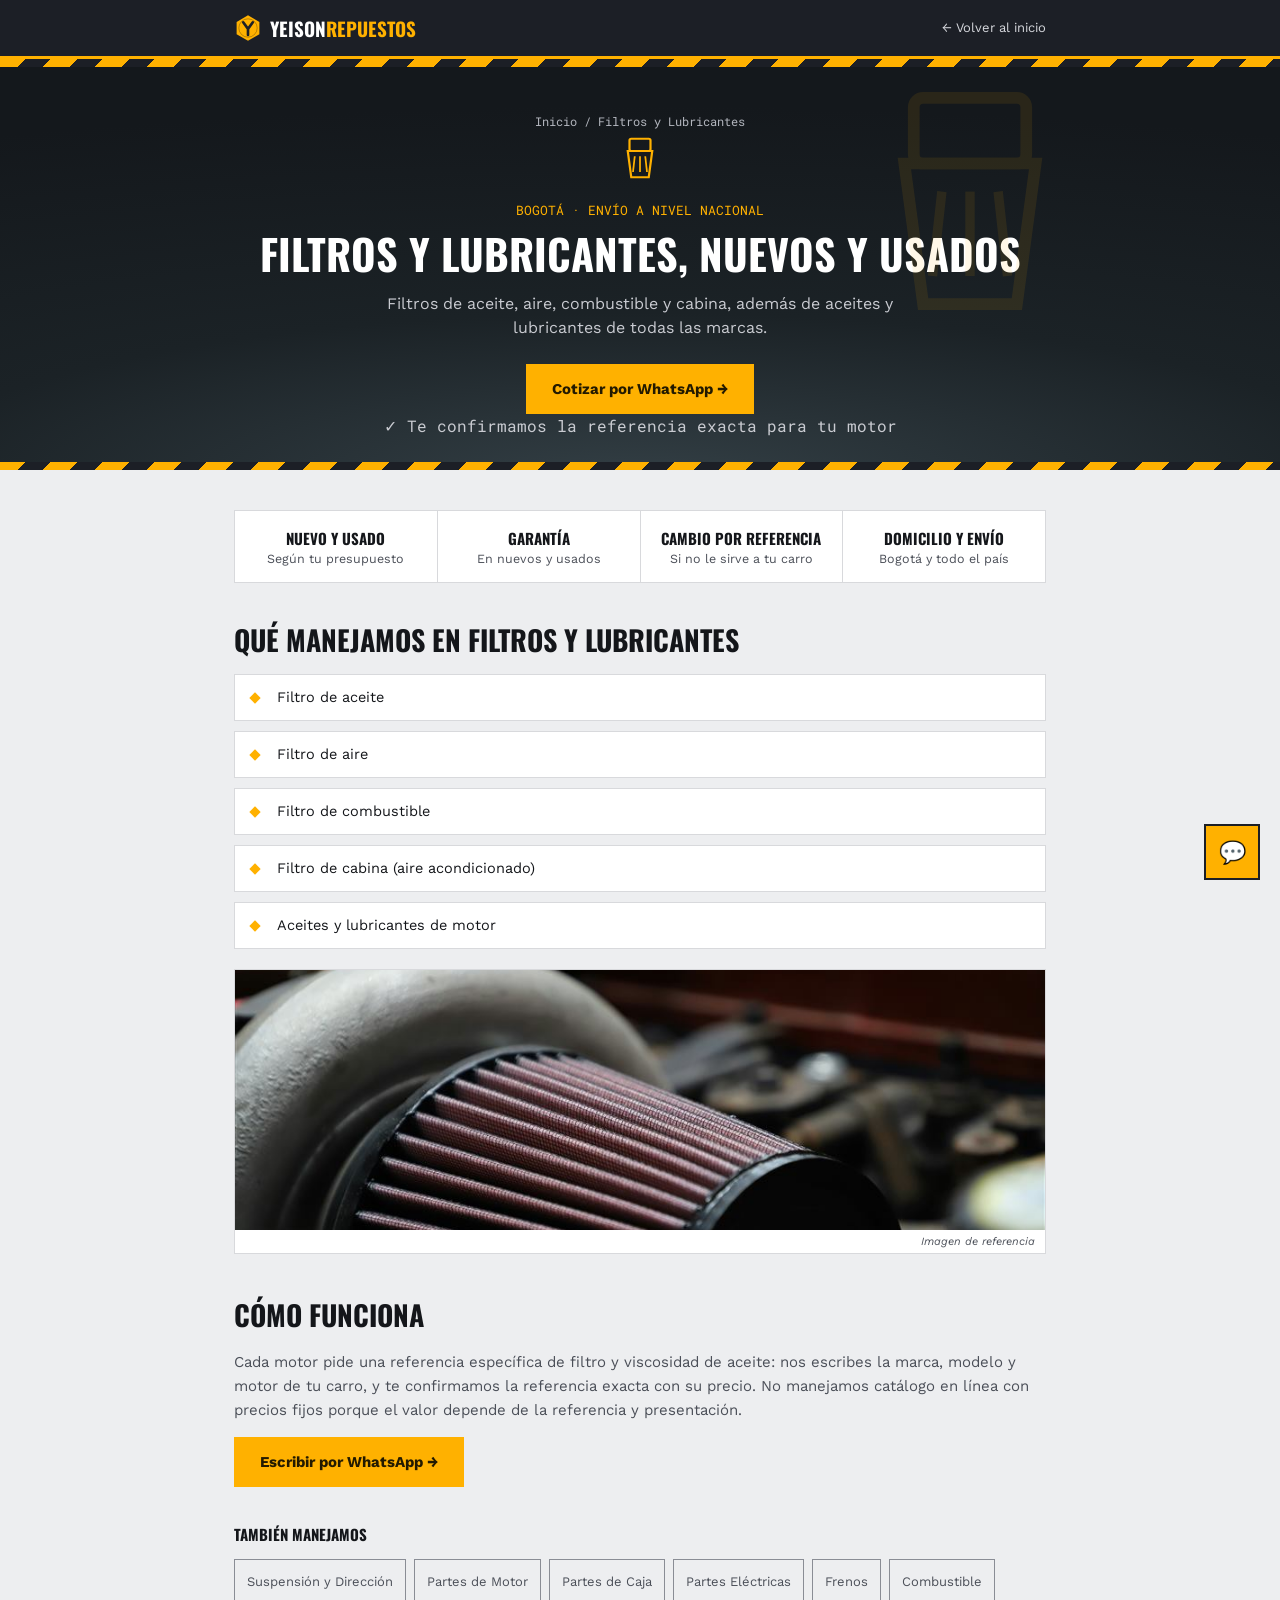
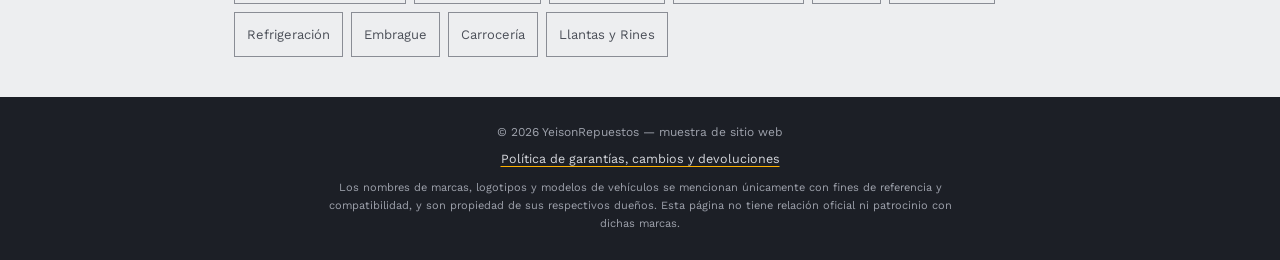
<file: filtros.html>
<!DOCTYPE html>
<html lang="es">
<head>
<meta charset="UTF-8">
<meta name="viewport" content="width=device-width, initial-scale=1, viewport-fit=cover">
<link rel="icon" type="image/svg+xml" href="favicon.svg">
<link rel="icon" type="image/png" sizes="48x48" href="favicon-48.png">
<link rel="apple-touch-icon" href="apple-touch-icon.png">
<title>Filtros y Lubricantes, Nuevos y Usados en Bogotá | YeisonRepuestos</title>
<meta name="description" content="Filtros y lubricantes nuevos y usados en Bogotá, de todas las marcas. Cotiza por WhatsApp con envío a nivel nacional.">
<!-- TEMPORAL: quitar noindex/nofollow y volver a "index, follow" cuando el sitio pase a Hostinger -->
<meta name="robots" content="noindex, nofollow">
<meta property="og:type" content="website">
<meta property="og:title" content="Filtros y Lubricantes en Bogotá | YeisonRepuestos">
<meta property="og:description" content="Filtros y lubricantes nuevos y usados en Bogotá, de todas las marcas. Cotiza por WhatsApp con envío a nivel nacional.">
<meta property="og:url" content="https://www.yeisonrepuestos.com/filtros.html">
<meta property="og:image" content="https://www.yeisonrepuestos.com/og-image.jpg">
<meta property="og:image:width" content="1200">
<meta property="og:image:height" content="630">
<meta property="og:image:alt" content="Filtros y Lubricantes en Bogotá | YeisonRepuestos">
<meta property="og:locale" content="es_CO">
<meta name="twitter:card" content="summary_large_image">
<meta name="twitter:title" content="Filtros y Lubricantes en Bogotá | YeisonRepuestos">
<meta name="twitter:description" content="Filtros y lubricantes nuevos y usados en Bogotá, de todas las marcas. Cotiza por WhatsApp con envío a nivel nacional.">
<meta name="twitter:image" content="https://www.yeisonrepuestos.com/og-image.jpg">
<link rel="canonical" href="https://www.yeisonrepuestos.com/filtros.html">
<script type="application/ld+json">
{"@context":"https://schema.org","@type":"AutoPartsStore","name":"YeisonRepuestos","telephone":"+573142588506","description":"Filtros y lubricantes nuevos y usados en Bogotá, de todas las marcas. Cotiza por WhatsApp con envío a nivel nacional.","areaServed":["Bogotá","Colombia"]}
</script>
<script type="application/ld+json">
{"@context":"https://schema.org","@type":"BreadcrumbList","itemListElement":[
  {"@type":"ListItem","position":1,"name":"Inicio","item":"https://www.yeisonrepuestos.com/index.html"},
  {"@type":"ListItem","position":2,"name":"Filtros y Lubricantes","item":"https://www.yeisonrepuestos.com/filtros.html"}
]}
</script>
<link rel="preconnect" href="https://fonts.googleapis.com">
<link rel="preconnect" href="https://fonts.gstatic.com" crossorigin>
<link href="https://fonts.googleapis.com/css2?family=Oswald:wght@400;500;600;700&family=Work+Sans:wght@400;500;600;700&family=Roboto+Mono:wght@500&display=swap" rel="stylesheet">
<link rel="stylesheet" href="category.css">
</head>
<body>
<a href="#main-content" class="skip-link">Saltar al contenido</a>
<header>
  <nav class="nav" aria-label="Principal">
    <a href="index.html" class="brand"><img class="brand-mark" src="logo-mark.svg" alt="" width="28" height="28">YEISON<span>REPUESTOS</span></a>
    <a class="back" href="index.html">← Volver al inicio</a>
  </nav>
</header>
<div class="hazard"></div>

<main id="main-content" tabindex="-1">
<section class="hero" style="padding-bottom:0;">
  <div class="wrap">
    <svg class="hero-watermark" aria-hidden="true"><use href="#wm-filtros"></use></svg>
    <span class="crumbs" style="color:#B3B6BE;"><a href="index.html" style="color:#B3B6BE;">Inicio</a> / Filtros y Lubricantes</span>
    <svg id="wm-filtros" class="hero-icon reveal" viewBox="0 0 64 64" fill="none" stroke="currentColor" aria-hidden="true"><rect x="20" y="10" width="24" height="14" rx="2" fill="none" stroke="currentColor" stroke-width="2.5"/>
      <path d="M18 24 h28 l-4 30 h-20 z" fill="none" stroke="currentColor" stroke-width="2.5"/>
      <line x1="26" y1="30" x2="24" y2="48" stroke="currentColor" stroke-width="2"/>
      <line x1="32" y1="30" x2="32" y2="48" stroke="currentColor" stroke-width="2"/>
      <line x1="38" y1="30" x2="40" y2="48" stroke="currentColor" stroke-width="2"/></svg>
    <span class="kicker">BOGOTÁ · ENVÍO A NIVEL NACIONAL</span>
    <h1>Filtros y Lubricantes, Nuevos y Usados</h1>
    <p>Filtros de aceite, aire, combustible y cabina, además de aceites y lubricantes de todas las marcas.</p>
    <a class="btn btn-primary" href="https://wa.me/573142588506?text=Hola%2C%20estoy%20buscando%20un%20repuesto%20de%20Filtros%20y%20Lubricantes%20para%20mi%20carro" target="_blank" rel="noopener">Cotizar por WhatsApp →</a>
    <p class="trust-note">✓ Te confirmamos la referencia exacta para tu motor</p>
  </div>
</section>

<div class="hazard"></div>

<section>
  <div class="wrap">
    <div class="trust-row reveal">
      <div class="trust-item"><strong>Nuevo y usado</strong>Según tu presupuesto</div>
      <a class="trust-item" href="politica-garantias.html#sec-2"><strong>Garantía</strong>En nuevos y usados</a>
      <a class="trust-item" href="politica-garantias.html#sec-7"><strong>Cambio por referencia</strong>Si no le sirve a tu carro</a>
      <div class="trust-item"><strong>Domicilio y envío</strong>Bogotá y todo el país</div>
    </div>

    <h2 class="reveal">Qué manejamos en filtros y lubricantes</h2>
    <ul class="list reveal">
      <li>Filtro de aceite</li>
      <li>Filtro de aire</li>
      <li>Filtro de combustible</li>
      <li>Filtro de cabina (aire acondicionado)</li>
      <li>Aceites y lubricantes de motor</li>
    </ul>
    <!-- Foto de referencia (banco de imágenes, no es el inventario real); reemplazar cuando el cliente entregue fotos propias -->
    <figure class="cat-photo reveal">
      <img src="fotos/filtros-1.jpg" alt="Filtro de aire cónico, imagen de referencia" loading="lazy">
      <figcaption>Imagen de referencia</figcaption>
    </figure>
  </div>
</section>

<section style="padding-top:0;">
  <div class="wrap">
    <h2 class="reveal">Cómo funciona</h2>
    <p class="reveal">Cada motor pide una referencia específica de filtro y viscosidad de aceite: nos escribes la marca, modelo y motor de tu carro, y te confirmamos la referencia exacta con su precio. No manejamos catálogo en línea con precios fijos porque el valor depende de la referencia y presentación.</p>
    <a class="btn btn-primary reveal" href="https://wa.me/573142588506" target="_blank" rel="noopener">Escribir por WhatsApp →</a>

    <h2 class="reveal" style="margin-top:36px; font-size:15px;">También manejamos</h2>
    <div class="other-cats reveal">
      <a href="suspension.html">Suspensión y Dirección</a>
      <a href="motor.html">Partes de Motor</a>
      <a href="caja.html">Partes de Caja</a>
      <a href="electrico.html">Partes Eléctricas</a>
      <a href="frenos.html">Frenos</a>
      <a href="combustible.html">Combustible</a>
      <a href="refrigeracion.html">Refrigeración</a>
      <a href="embrague.html">Embrague</a>
      <a href="carroceria.html">Carrocería</a>
      <a href="llantas.html">Llantas y Rines</a>
    </div>
  </div>
</section>
</main>

<footer>
  © 2026 YeisonRepuestos — muestra de sitio web
  <p class="foot-links"><a href="politica-garantias.html">Política de garantías, cambios y devoluciones</a></p>
  <p class="trademark">Los nombres de marcas, logotipos y modelos de vehículos se mencionan únicamente con fines de referencia y compatibilidad, y son propiedad de sus respectivos dueños. Esta página no tiene relación oficial ni patrocinio con dichas marcas.</p>
</footer>

<a class="wsp-float" href="https://wa.me/573142588506?text=Hola%2C%20estoy%20buscando%20un%20repuesto%20de%20Filtros%20y%20Lubricantes%20para%20mi%20carro" target="_blank" rel="noopener" aria-label="Escribir por WhatsApp">💬</a>
<div class="mobile-cta"><a href="https://wa.me/573142588506?text=Hola%2C%20estoy%20buscando%20un%20repuesto%20de%20Filtros%20y%20Lubricantes%20para%20mi%20carro" target="_blank" rel="noopener">💬 Cotizar por WhatsApp</a></div>

<script src="category.js"></script>
</body>
</html>
</file>
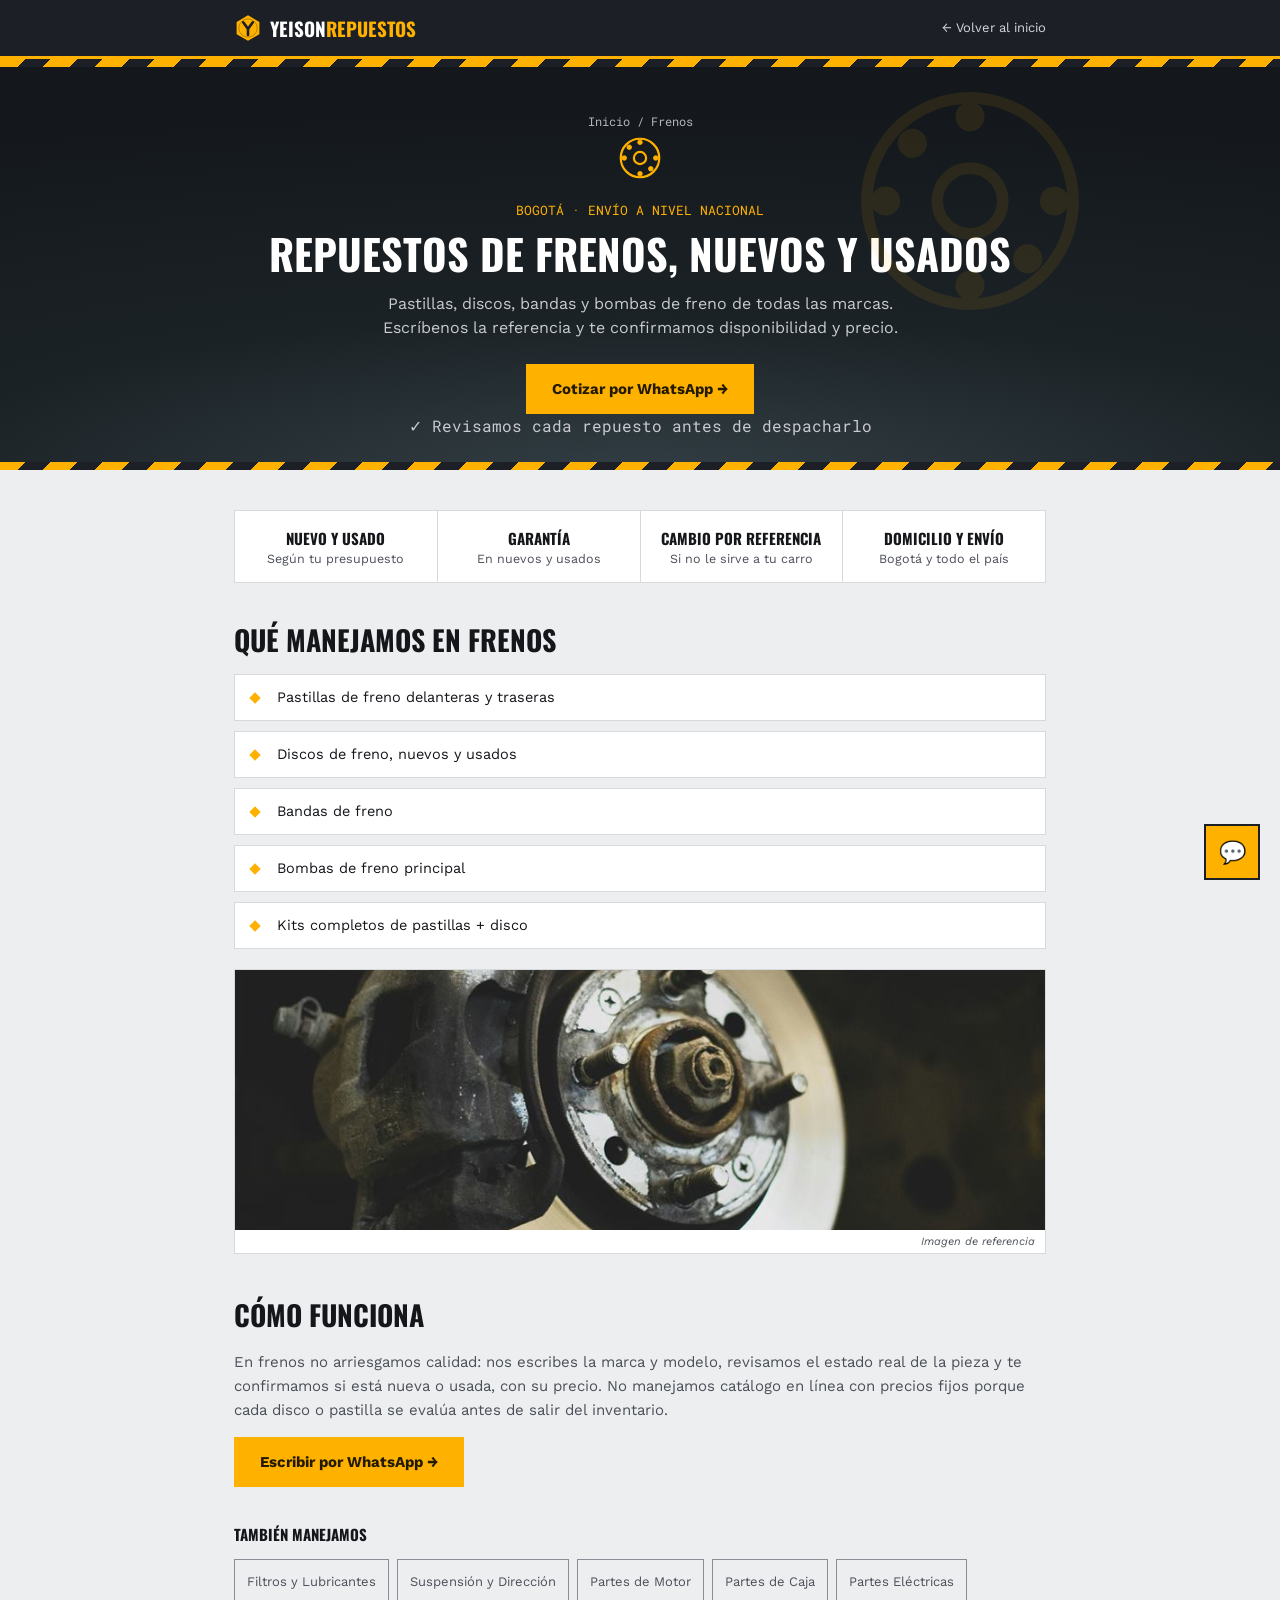
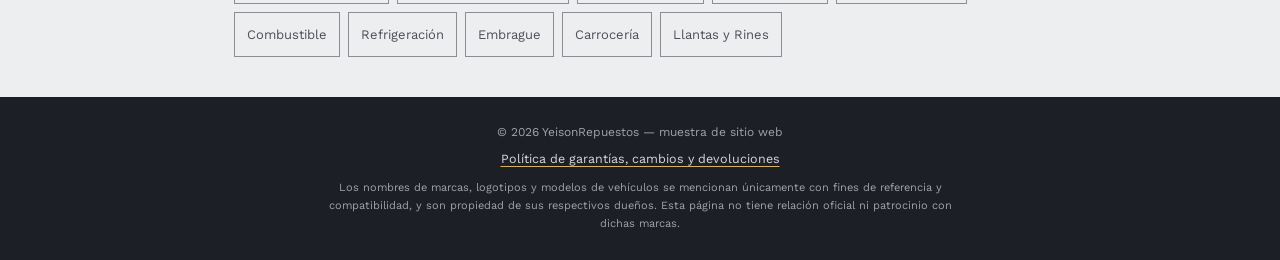
<file: frenos.html>
<!DOCTYPE html>
<html lang="es">
<head>
<meta charset="UTF-8">
<meta name="viewport" content="width=device-width, initial-scale=1, viewport-fit=cover">
<link rel="icon" type="image/svg+xml" href="favicon.svg">
<link rel="icon" type="image/png" sizes="48x48" href="favicon-48.png">
<link rel="apple-touch-icon" href="apple-touch-icon.png">
<title>Repuestos de Frenos, Nuevos y Usados en Bogotá | YeisonRepuestos</title>
<meta name="description" content="Pastillas, discos, bandas y bombas de freno nuevas y usadas en Bogotá, de todas las marcas. Cotiza por WhatsApp con envío a nivel nacional.">
<!-- TEMPORAL: quitar noindex/nofollow y volver a "index, follow" cuando el sitio pase a Hostinger -->
<meta name="robots" content="noindex, nofollow">
<meta property="og:type" content="website">
<meta property="og:title" content="Frenos en Bogotá | YeisonRepuestos">
<meta property="og:description" content="Pastillas, discos, bandas y bombas de freno nuevas y usadas en Bogotá, de todas las marcas. Cotiza por WhatsApp con envío a nivel nacional.">
<meta property="og:url" content="https://www.yeisonrepuestos.com/frenos.html">
<meta property="og:image" content="https://www.yeisonrepuestos.com/og-image.jpg">
<meta property="og:image:width" content="1200">
<meta property="og:image:height" content="630">
<meta property="og:image:alt" content="Frenos en Bogotá | YeisonRepuestos">
<meta property="og:locale" content="es_CO">
<meta name="twitter:card" content="summary_large_image">
<meta name="twitter:title" content="Frenos en Bogotá | YeisonRepuestos">
<meta name="twitter:description" content="Pastillas, discos, bandas y bombas de freno nuevas y usadas en Bogotá, de todas las marcas. Cotiza por WhatsApp con envío a nivel nacional.">
<meta name="twitter:image" content="https://www.yeisonrepuestos.com/og-image.jpg">
<link rel="canonical" href="https://www.yeisonrepuestos.com/frenos.html">
<script type="application/ld+json">
{"@context":"https://schema.org","@type":"AutoPartsStore","name":"YeisonRepuestos","telephone":"+573142588506","description":"Pastillas, discos, bandas y bombas de freno nuevas y usadas en Bogotá, de todas las marcas. Cotiza por WhatsApp con envío a nivel nacional.","areaServed":["Bogotá","Colombia"]}
</script>
<script type="application/ld+json">
{"@context":"https://schema.org","@type":"BreadcrumbList","itemListElement":[
  {"@type":"ListItem","position":1,"name":"Inicio","item":"https://www.yeisonrepuestos.com/index.html"},
  {"@type":"ListItem","position":2,"name":"Frenos","item":"https://www.yeisonrepuestos.com/frenos.html"}
]}
</script>
<link rel="preconnect" href="https://fonts.googleapis.com">
<link rel="preconnect" href="https://fonts.gstatic.com" crossorigin>
<link href="https://fonts.googleapis.com/css2?family=Oswald:wght@400;500;600;700&family=Work+Sans:wght@400;500;600;700&family=Roboto+Mono:wght@500&display=swap" rel="stylesheet">
<link rel="stylesheet" href="category.css">
</head>
<body>
<a href="#main-content" class="skip-link">Saltar al contenido</a>
<header>
  <nav class="nav" aria-label="Principal">
    <a href="index.html" class="brand"><img class="brand-mark" src="logo-mark.svg" alt="" width="28" height="28">YEISON<span>REPUESTOS</span></a>
    <a class="back" href="index.html">← Volver al inicio</a>
  </nav>
</header>
<div class="hazard"></div>

<main id="main-content" tabindex="-1">
<section class="hero" style="padding-bottom:0;">
  <div class="wrap">
    <svg class="hero-watermark" aria-hidden="true"><use href="#wm-frenos"></use></svg>
    <span class="crumbs" style="color:#B3B6BE;"><a href="index.html" style="color:#B3B6BE;">Inicio</a> / Frenos</span>
    <svg id="wm-frenos" class="hero-icon reveal" viewBox="0 0 64 64" fill="none" stroke="currentColor" aria-hidden="true"><circle cx="32" cy="32" r="22" fill="none" stroke="currentColor" stroke-width="2.5"/>
      <circle cx="32" cy="32" r="7" fill="none" stroke="currentColor" stroke-width="2.5"/>
      <circle cx="32" cy="14" r="2.6" fill="currentColor"/><circle cx="32" cy="50" r="2.6" fill="currentColor"/>
      <circle cx="14" cy="32" r="2.6" fill="currentColor"/><circle cx="50" cy="32" r="2.6" fill="currentColor"/>
      <circle cx="19.7" cy="19.7" r="2.6" fill="currentColor"/><circle cx="44.3" cy="44.3" r="2.6" fill="currentColor"/></svg>
    <span class="kicker">BOGOTÁ · ENVÍO A NIVEL NACIONAL</span>
    <h1>Repuestos de Frenos, Nuevos y Usados</h1>
    <p>Pastillas, discos, bandas y bombas de freno de todas las marcas. Escríbenos la referencia y te confirmamos disponibilidad y precio.</p>
    <a class="btn btn-primary" href="https://wa.me/573142588506?text=Hola%2C%20estoy%20buscando%20un%20repuesto%20de%20Frenos%20para%20mi%20carro" target="_blank" rel="noopener">Cotizar por WhatsApp →</a>
    <p class="trust-note">✓ Revisamos cada repuesto antes de despacharlo</p>
  </div>
</section>

<div class="hazard"></div>

<section>
  <div class="wrap">
    <div class="trust-row reveal">
      <div class="trust-item"><strong>Nuevo y usado</strong>Según tu presupuesto</div>
      <a class="trust-item" href="politica-garantias.html#sec-2"><strong>Garantía</strong>En nuevos y usados</a>
      <a class="trust-item" href="politica-garantias.html#sec-7"><strong>Cambio por referencia</strong>Si no le sirve a tu carro</a>
      <div class="trust-item"><strong>Domicilio y envío</strong>Bogotá y todo el país</div>
    </div>

    <h2 class="reveal">Qué manejamos en frenos</h2>
    <ul class="list reveal">
      <li>Pastillas de freno delanteras y traseras</li>
      <li>Discos de freno, nuevos y usados</li>
      <li>Bandas de freno</li>
      <li>Bombas de freno principal</li>
      <li>Kits completos de pastillas + disco</li>
    </ul>
    <!-- Foto de referencia (banco de imágenes, no es el inventario real); reemplazar cuando el cliente entregue fotos propias -->
    <figure class="cat-photo reveal">
      <img src="fotos/frenos-1.jpg" alt="Disco y pinza de freno, imagen de referencia" loading="lazy">
      <figcaption>Imagen de referencia</figcaption>
    </figure>
  </div>
</section>

<section style="padding-top:0;">
  <div class="wrap">
    <h2 class="reveal">Cómo funciona</h2>
    <p class="reveal">En frenos no arriesgamos calidad: nos escribes la marca y modelo, revisamos el estado real de la pieza y te confirmamos si está nueva o usada, con su precio. No manejamos catálogo en línea con precios fijos porque cada disco o pastilla se evalúa antes de salir del inventario.</p>
    <a class="btn btn-primary reveal" href="https://wa.me/573142588506" target="_blank" rel="noopener">Escribir por WhatsApp →</a>

    <h2 class="reveal" style="margin-top:36px; font-size:15px;">También manejamos</h2>
    <div class="other-cats reveal">
      <a href="filtros.html">Filtros y Lubricantes</a>
      <a href="suspension.html">Suspensión y Dirección</a>
      <a href="motor.html">Partes de Motor</a>
      <a href="caja.html">Partes de Caja</a>
      <a href="electrico.html">Partes Eléctricas</a>
      <a href="combustible.html">Combustible</a>
      <a href="refrigeracion.html">Refrigeración</a>
      <a href="embrague.html">Embrague</a>
      <a href="carroceria.html">Carrocería</a>
      <a href="llantas.html">Llantas y Rines</a>
    </div>
  </div>
</section>
</main>

<footer>
  © 2026 YeisonRepuestos — muestra de sitio web
  <p class="foot-links"><a href="politica-garantias.html">Política de garantías, cambios y devoluciones</a></p>
  <p class="trademark">Los nombres de marcas, logotipos y modelos de vehículos se mencionan únicamente con fines de referencia y compatibilidad, y son propiedad de sus respectivos dueños. Esta página no tiene relación oficial ni patrocinio con dichas marcas.</p>
</footer>

<a class="wsp-float" href="https://wa.me/573142588506?text=Hola%2C%20estoy%20buscando%20un%20repuesto%20de%20Frenos%20para%20mi%20carro" target="_blank" rel="noopener" aria-label="Escribir por WhatsApp">💬</a>
<div class="mobile-cta"><a href="https://wa.me/573142588506?text=Hola%2C%20estoy%20buscando%20un%20repuesto%20de%20Frenos%20para%20mi%20carro" target="_blank" rel="noopener">💬 Cotizar por WhatsApp</a></div>

<script src="category.js"></script>
</body>
</html>
</file>
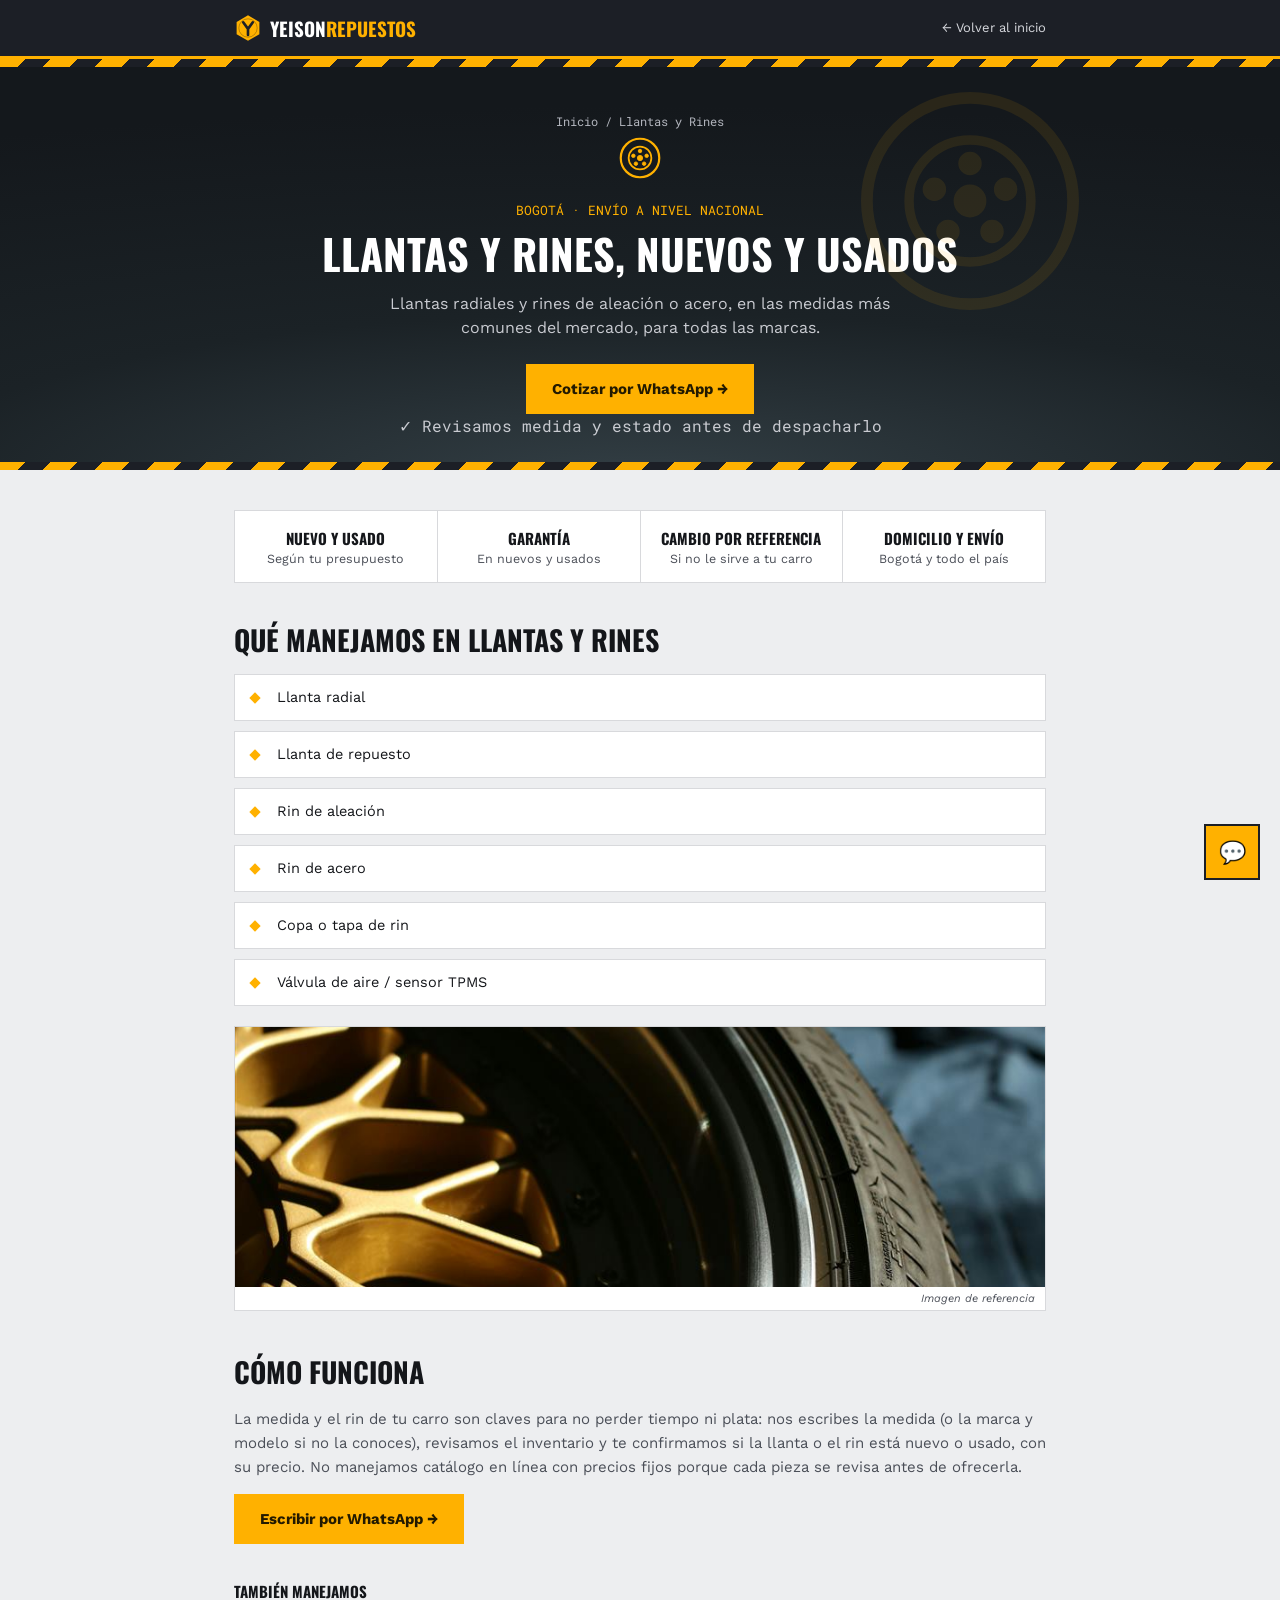
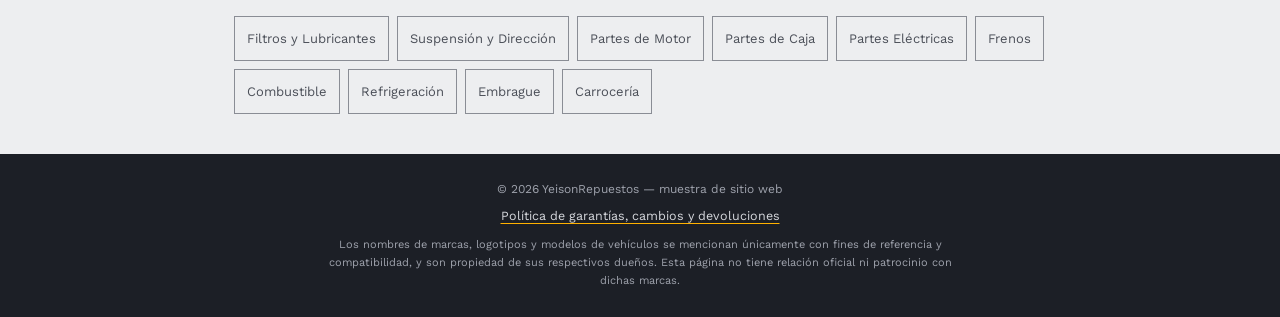
<file: llantas.html>
<!DOCTYPE html>
<html lang="es">
<head>
<meta charset="UTF-8">
<meta name="viewport" content="width=device-width, initial-scale=1, viewport-fit=cover">
<link rel="icon" type="image/svg+xml" href="favicon.svg">
<link rel="icon" type="image/png" sizes="48x48" href="favicon-48.png">
<link rel="apple-touch-icon" href="apple-touch-icon.png">
<title>Llantas y Rines en Bogotá | YeisonRepuestos</title>
<meta name="description" content="Llantas y rines nuevos y usados en Bogotá, de todas las medidas y marcas. Cotiza por WhatsApp con envío a nivel nacional.">
<!-- TEMPORAL: quitar noindex/nofollow y volver a "index, follow" cuando el sitio pase a Hostinger -->
<meta name="robots" content="noindex, nofollow">
<meta property="og:type" content="website">
<meta property="og:title" content="Llantas y Rines en Bogotá | YeisonRepuestos">
<meta property="og:description" content="Llantas y rines nuevos y usados en Bogotá, de todas las medidas y marcas. Cotiza por WhatsApp con envío a nivel nacional.">
<meta property="og:url" content="https://www.yeisonrepuestos.com/llantas.html">
<meta property="og:image" content="https://www.yeisonrepuestos.com/og-image.jpg">
<meta property="og:image:width" content="1200">
<meta property="og:image:height" content="630">
<meta property="og:image:alt" content="Llantas y Rines en Bogotá | YeisonRepuestos">
<meta property="og:locale" content="es_CO">
<meta name="twitter:card" content="summary_large_image">
<meta name="twitter:title" content="Llantas y Rines en Bogotá | YeisonRepuestos">
<meta name="twitter:description" content="Llantas y rines nuevos y usados en Bogotá, de todas las medidas y marcas. Cotiza por WhatsApp con envío a nivel nacional.">
<meta name="twitter:image" content="https://www.yeisonrepuestos.com/og-image.jpg">
<link rel="canonical" href="https://www.yeisonrepuestos.com/llantas.html">
<script type="application/ld+json">
{"@context":"https://schema.org","@type":"AutoPartsStore","name":"YeisonRepuestos","telephone":"+573142588506","description":"Llantas y rines nuevos y usados en Bogotá, de todas las medidas y marcas. Cotiza por WhatsApp con envío a nivel nacional.","areaServed":["Bogotá","Colombia"]}
</script>
<script type="application/ld+json">
{"@context":"https://schema.org","@type":"BreadcrumbList","itemListElement":[
  {"@type":"ListItem","position":1,"name":"Inicio","item":"https://www.yeisonrepuestos.com/index.html"},
  {"@type":"ListItem","position":2,"name":"Llantas y Rines","item":"https://www.yeisonrepuestos.com/llantas.html"}
]}
</script>
<link rel="preconnect" href="https://fonts.googleapis.com">
<link rel="preconnect" href="https://fonts.gstatic.com" crossorigin>
<link href="https://fonts.googleapis.com/css2?family=Oswald:wght@400;500;600;700&family=Work+Sans:wght@400;500;600;700&family=Roboto+Mono:wght@500&display=swap" rel="stylesheet">
<link rel="stylesheet" href="category.css">
</head>
<body>
<a href="#main-content" class="skip-link">Saltar al contenido</a>
<header>
  <nav class="nav" aria-label="Principal">
    <a href="index.html" class="brand"><img class="brand-mark" src="logo-mark.svg" alt="" width="28" height="28">YEISON<span>REPUESTOS</span></a>
    <a class="back" href="index.html">← Volver al inicio</a>
  </nav>
</header>
<div class="hazard"></div>

<main id="main-content" tabindex="-1">
<section class="hero" style="padding-bottom:0;">
  <div class="wrap">
    <svg class="hero-watermark" aria-hidden="true"><use href="#wm-llantas"></use></svg>
    <span class="crumbs" style="color:#B3B6BE;"><a href="index.html" style="color:#B3B6BE;">Inicio</a> / Llantas y Rines</span>
    <svg id="wm-llantas" class="hero-icon reveal" viewBox="0 0 64 64" fill="none" stroke="currentColor" aria-hidden="true"><circle cx="32" cy="32" r="22" fill="none" stroke="currentColor" stroke-width="2.5"/>
      <circle cx="32" cy="32" r="13" fill="none" stroke="currentColor" stroke-width="2"/>
      <circle cx="32" cy="32" r="3" fill="currentColor"/>
      <circle cx="32" cy="24" r="2" fill="currentColor"/><circle cx="39.6" cy="29.5" r="2" fill="currentColor"/>
      <circle cx="36.7" cy="38.5" r="2" fill="currentColor"/><circle cx="27.3" cy="38.5" r="2" fill="currentColor"/>
      <circle cx="24.4" cy="29.5" r="2" fill="currentColor"/></svg>
    <span class="kicker">BOGOTÁ · ENVÍO A NIVEL NACIONAL</span>
    <h1>Llantas y Rines, Nuevos y Usados</h1>
    <p>Llantas radiales y rines de aleación o acero, en las medidas más comunes del mercado, para todas las marcas.</p>
    <a class="btn btn-primary" href="https://wa.me/573142588506?text=Hola%2C%20estoy%20buscando%20llantas%20o%20rines%20para%20mi%20carro" target="_blank" rel="noopener">Cotizar por WhatsApp →</a>
    <p class="trust-note">✓ Revisamos medida y estado antes de despacharlo</p>
  </div>
</section>

<div class="hazard"></div>

<section>
  <div class="wrap">
    <div class="trust-row reveal">
      <div class="trust-item"><strong>Nuevo y usado</strong>Según tu presupuesto</div>
      <a class="trust-item" href="politica-garantias.html#sec-2"><strong>Garantía</strong>En nuevos y usados</a>
      <a class="trust-item" href="politica-garantias.html#sec-7"><strong>Cambio por referencia</strong>Si no le sirve a tu carro</a>
      <div class="trust-item"><strong>Domicilio y envío</strong>Bogotá y todo el país</div>
    </div>

    <h2 class="reveal">Qué manejamos en llantas y rines</h2>
    <ul class="list reveal">
      <li>Llanta radial</li>
      <li>Llanta de repuesto</li>
      <li>Rin de aleación</li>
      <li>Rin de acero</li>
      <li>Copa o tapa de rin</li>
      <li>Válvula de aire / sensor TPMS</li>
    </ul>
    <!-- Foto de referencia (banco de imágenes, no es el inventario real); reemplazar cuando el cliente entregue fotos propias -->
    <figure class="cat-photo reveal">
      <img src="fotos/llantas-1.jpg" alt="Rin y llanta de carro, imagen de referencia" loading="lazy">
      <figcaption>Imagen de referencia</figcaption>
    </figure>
  </div>
</section>

<section style="padding-top:0;">
  <div class="wrap">
    <h2 class="reveal">Cómo funciona</h2>
    <p class="reveal">La medida y el rin de tu carro son claves para no perder tiempo ni plata: nos escribes la medida (o la marca y modelo si no la conoces), revisamos el inventario y te confirmamos si la llanta o el rin está nuevo o usado, con su precio. No manejamos catálogo en línea con precios fijos porque cada pieza se revisa antes de ofrecerla.</p>
    <a class="btn btn-primary reveal" href="https://wa.me/573142588506" target="_blank" rel="noopener">Escribir por WhatsApp →</a>

    <h2 class="reveal" style="margin-top:36px; font-size:15px;">También manejamos</h2>
    <div class="other-cats reveal">
      <a href="filtros.html">Filtros y Lubricantes</a>
      <a href="suspension.html">Suspensión y Dirección</a>
      <a href="motor.html">Partes de Motor</a>
      <a href="caja.html">Partes de Caja</a>
      <a href="electrico.html">Partes Eléctricas</a>
      <a href="frenos.html">Frenos</a>
      <a href="combustible.html">Combustible</a>
      <a href="refrigeracion.html">Refrigeración</a>
      <a href="embrague.html">Embrague</a>
      <a href="carroceria.html">Carrocería</a>
    </div>
  </div>
</section>
</main>

<footer>
  © 2026 YeisonRepuestos — muestra de sitio web
  <p class="foot-links"><a href="politica-garantias.html">Política de garantías, cambios y devoluciones</a></p>
  <p class="trademark">Los nombres de marcas, logotipos y modelos de vehículos se mencionan únicamente con fines de referencia y compatibilidad, y son propiedad de sus respectivos dueños. Esta página no tiene relación oficial ni patrocinio con dichas marcas.</p>
</footer>

<a class="wsp-float" href="https://wa.me/573142588506?text=Hola%2C%20estoy%20buscando%20llantas%20o%20rines%20para%20mi%20carro" target="_blank" rel="noopener" aria-label="Escribir por WhatsApp">💬</a>
<div class="mobile-cta"><a href="https://wa.me/573142588506?text=Hola%2C%20estoy%20buscando%20llantas%20o%20rines%20para%20mi%20carro" target="_blank" rel="noopener">💬 Cotizar por WhatsApp</a></div>

<script src="category.js"></script>
</body>
</html>
</file>
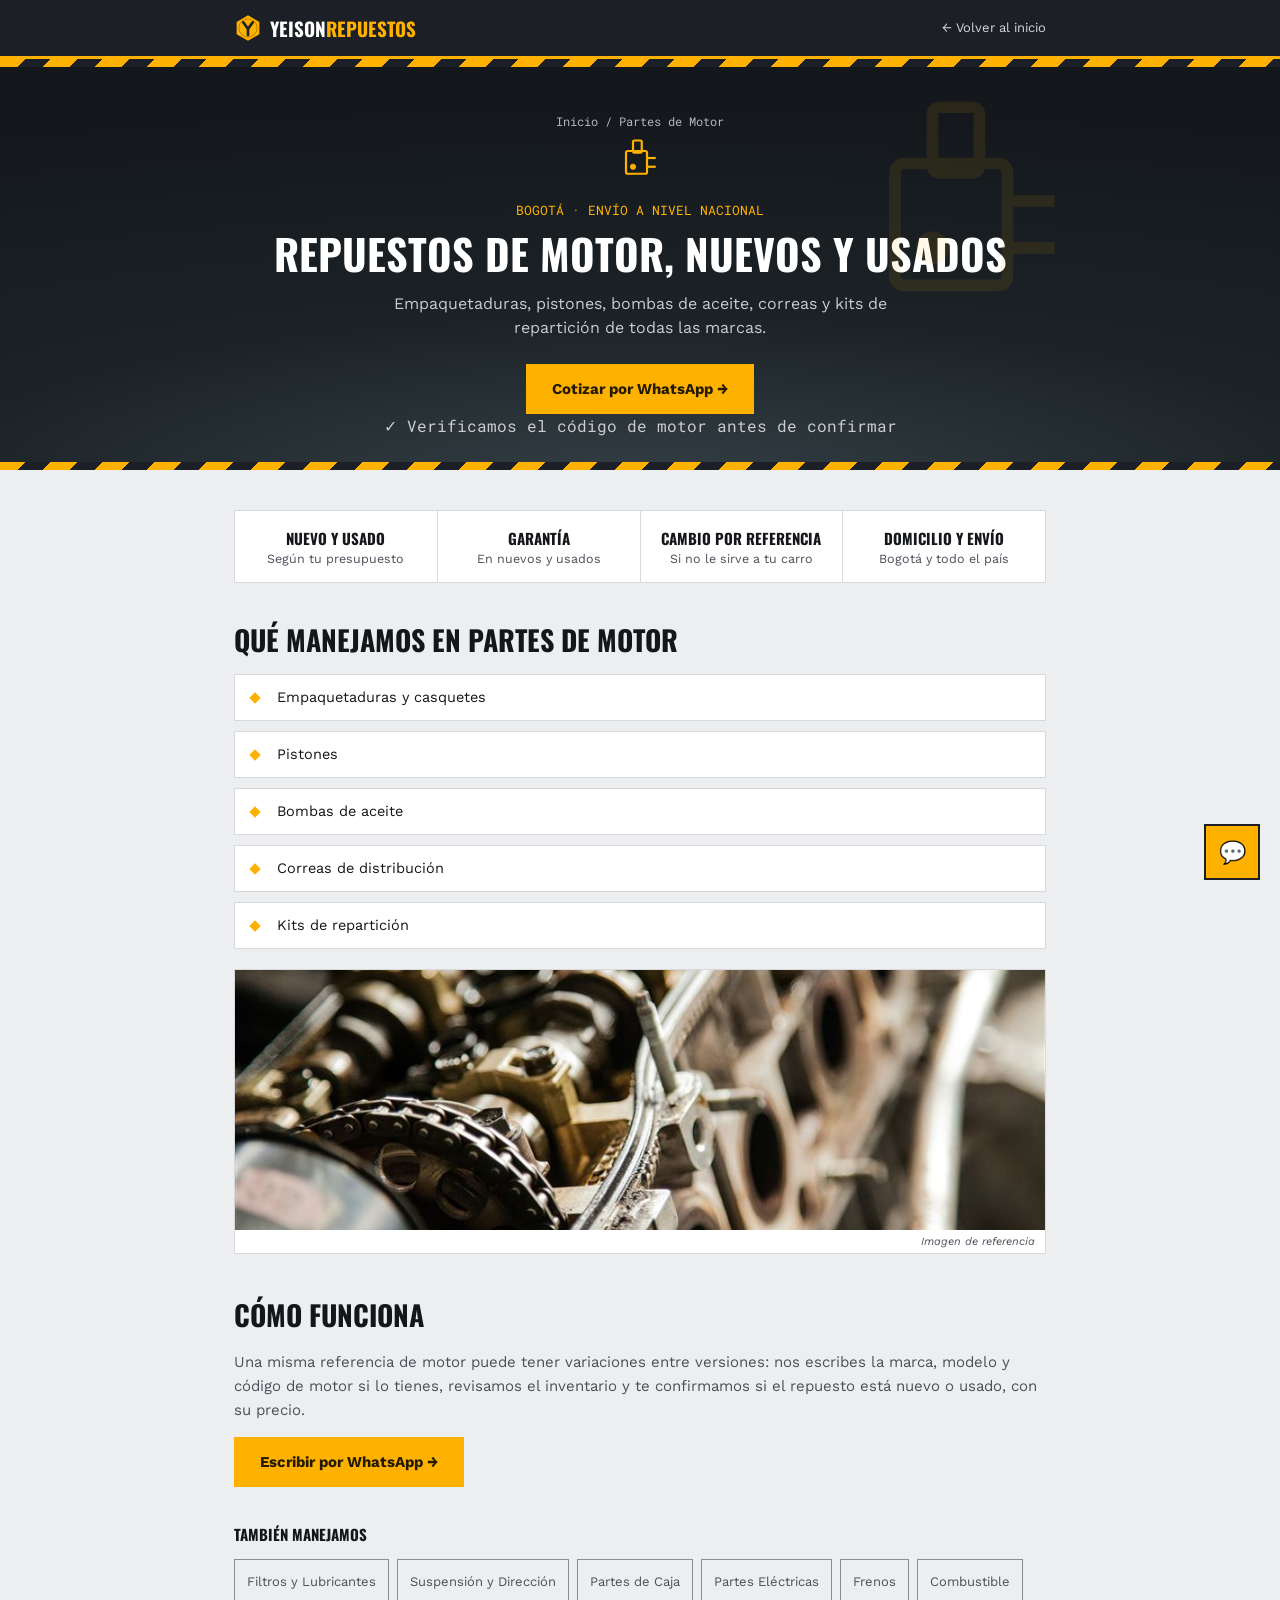
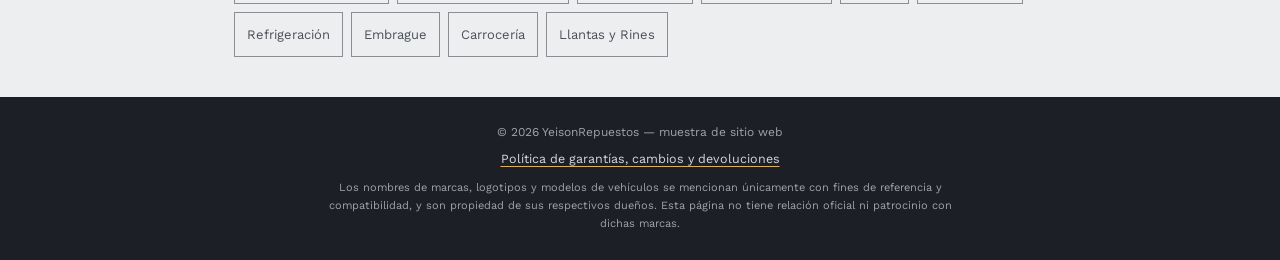
<file: motor.html>
<!DOCTYPE html>
<html lang="es">
<head>
<meta charset="UTF-8">
<meta name="viewport" content="width=device-width, initial-scale=1, viewport-fit=cover">
<link rel="icon" type="image/svg+xml" href="favicon.svg">
<link rel="icon" type="image/png" sizes="48x48" href="favicon-48.png">
<link rel="apple-touch-icon" href="apple-touch-icon.png">
<title>Repuestos de Motor, Nuevos y Usados en Bogotá | YeisonRepuestos</title>
<meta name="description" content="Repuestos de motor nuevos y usados en Bogotá, de todas las marcas. Cotiza por WhatsApp con envío a nivel nacional.">
<!-- TEMPORAL: quitar noindex/nofollow y volver a "index, follow" cuando el sitio pase a Hostinger -->
<meta name="robots" content="noindex, nofollow">
<meta property="og:type" content="website">
<meta property="og:title" content="Partes de Motor en Bogotá | YeisonRepuestos">
<meta property="og:description" content="Repuestos de motor nuevos y usados en Bogotá, de todas las marcas. Cotiza por WhatsApp con envío a nivel nacional.">
<meta property="og:url" content="https://www.yeisonrepuestos.com/motor.html">
<meta property="og:image" content="https://www.yeisonrepuestos.com/og-image.jpg">
<meta property="og:image:width" content="1200">
<meta property="og:image:height" content="630">
<meta property="og:image:alt" content="Partes de Motor en Bogotá | YeisonRepuestos">
<meta property="og:locale" content="es_CO">
<meta name="twitter:card" content="summary_large_image">
<meta name="twitter:title" content="Partes de Motor en Bogotá | YeisonRepuestos">
<meta name="twitter:description" content="Repuestos de motor nuevos y usados en Bogotá, de todas las marcas. Cotiza por WhatsApp con envío a nivel nacional.">
<meta name="twitter:image" content="https://www.yeisonrepuestos.com/og-image.jpg">
<link rel="canonical" href="https://www.yeisonrepuestos.com/motor.html">
<script type="application/ld+json">
{"@context":"https://schema.org","@type":"AutoPartsStore","name":"YeisonRepuestos","telephone":"+573142588506","description":"Repuestos de motor nuevos y usados en Bogotá, de todas las marcas. Cotiza por WhatsApp con envío a nivel nacional.","areaServed":["Bogotá","Colombia"]}
</script>
<script type="application/ld+json">
{"@context":"https://schema.org","@type":"BreadcrumbList","itemListElement":[
  {"@type":"ListItem","position":1,"name":"Inicio","item":"https://www.yeisonrepuestos.com/index.html"},
  {"@type":"ListItem","position":2,"name":"Partes de Motor","item":"https://www.yeisonrepuestos.com/motor.html"}
]}
</script>
<link rel="preconnect" href="https://fonts.googleapis.com">
<link rel="preconnect" href="https://fonts.gstatic.com" crossorigin>
<link href="https://fonts.googleapis.com/css2?family=Oswald:wght@400;500;600;700&family=Work+Sans:wght@400;500;600;700&family=Roboto+Mono:wght@500&display=swap" rel="stylesheet">
<link rel="stylesheet" href="category.css">
</head>
<body>
<a href="#main-content" class="skip-link">Saltar al contenido</a>
<header>
  <nav class="nav" aria-label="Principal">
    <a href="index.html" class="brand"><img class="brand-mark" src="logo-mark.svg" alt="" width="28" height="28">YEISON<span>REPUESTOS</span></a>
    <a class="back" href="index.html">← Volver al inicio</a>
  </nav>
</header>
<div class="hazard"></div>

<main id="main-content" tabindex="-1">
<section class="hero" style="padding-bottom:0;">
  <div class="wrap">
    <svg class="hero-watermark" aria-hidden="true"><use href="#wm-motor"></use></svg>
    <span class="crumbs" style="color:#B3B6BE;"><a href="index.html" style="color:#B3B6BE;">Inicio</a> / Partes de Motor</span>
    <svg id="wm-motor" class="hero-icon reveal" viewBox="0 0 64 64" fill="none" stroke="currentColor" aria-hidden="true"><rect x="16" y="24" width="24" height="26" rx="2" fill="none" stroke="currentColor" stroke-width="2.5"/>
      <rect x="24" y="12" width="10" height="14" rx="1.5" fill="none" stroke="currentColor" stroke-width="2.5"/>
      <line x1="40" y1="32" x2="50" y2="32" stroke="currentColor" stroke-width="2.5"/>
      <line x1="40" y1="42" x2="50" y2="42" stroke="currentColor" stroke-width="2.5"/>
      <circle cx="24" cy="42" r="3" fill="currentColor"/></svg>
    <span class="kicker">BOGOTÁ · ENVÍO A NIVEL NACIONAL</span>
    <h1>Repuestos de Motor, Nuevos y Usados</h1>
    <p>Empaquetaduras, pistones, bombas de aceite, correas y kits de repartición de todas las marcas.</p>
    <a class="btn btn-primary" href="https://wa.me/573142588506?text=Hola%2C%20estoy%20buscando%20un%20repuesto%20de%20Partes%20de%20Motor%20para%20mi%20carro" target="_blank" rel="noopener">Cotizar por WhatsApp →</a>
    <p class="trust-note">✓ Verificamos el código de motor antes de confirmar</p>
  </div>
</section>

<div class="hazard"></div>

<section>
  <div class="wrap">
    <div class="trust-row reveal">
      <div class="trust-item"><strong>Nuevo y usado</strong>Según tu presupuesto</div>
      <a class="trust-item" href="politica-garantias.html#sec-2"><strong>Garantía</strong>En nuevos y usados</a>
      <a class="trust-item" href="politica-garantias.html#sec-7"><strong>Cambio por referencia</strong>Si no le sirve a tu carro</a>
      <div class="trust-item"><strong>Domicilio y envío</strong>Bogotá y todo el país</div>
    </div>

    <h2 class="reveal">Qué manejamos en partes de motor</h2>
    <ul class="list reveal">
      <li>Empaquetaduras y casquetes</li>
      <li>Pistones</li>
      <li>Bombas de aceite</li>
      <li>Correas de distribución</li>
      <li>Kits de repartición</li>
    </ul>
    <!-- Foto de referencia (banco de imágenes, no es el inventario real); reemplazar cuando el cliente entregue fotos propias -->
    <figure class="cat-photo reveal">
      <img src="fotos/motor-1.jpg" alt="Culata y cadena de tiempo, imagen de referencia" loading="lazy">
      <figcaption>Imagen de referencia</figcaption>
    </figure>
  </div>
</section>

<section style="padding-top:0;">
  <div class="wrap">
    <h2 class="reveal">Cómo funciona</h2>
    <p class="reveal">Una misma referencia de motor puede tener variaciones entre versiones: nos escribes la marca, modelo y código de motor si lo tienes, revisamos el inventario y te confirmamos si el repuesto está nuevo o usado, con su precio.</p>
    <a class="btn btn-primary reveal" href="https://wa.me/573142588506" target="_blank" rel="noopener">Escribir por WhatsApp →</a>

    <h2 class="reveal" style="margin-top:36px; font-size:15px;">También manejamos</h2>
    <div class="other-cats reveal">
      <a href="filtros.html">Filtros y Lubricantes</a>
      <a href="suspension.html">Suspensión y Dirección</a>
      <a href="caja.html">Partes de Caja</a>
      <a href="electrico.html">Partes Eléctricas</a>
      <a href="frenos.html">Frenos</a>
      <a href="combustible.html">Combustible</a>
      <a href="refrigeracion.html">Refrigeración</a>
      <a href="embrague.html">Embrague</a>
      <a href="carroceria.html">Carrocería</a>
      <a href="llantas.html">Llantas y Rines</a>
    </div>
  </div>
</section>
</main>

<footer>
  © 2026 YeisonRepuestos — muestra de sitio web
  <p class="foot-links"><a href="politica-garantias.html">Política de garantías, cambios y devoluciones</a></p>
  <p class="trademark">Los nombres de marcas, logotipos y modelos de vehículos se mencionan únicamente con fines de referencia y compatibilidad, y son propiedad de sus respectivos dueños. Esta página no tiene relación oficial ni patrocinio con dichas marcas.</p>
</footer>

<a class="wsp-float" href="https://wa.me/573142588506?text=Hola%2C%20estoy%20buscando%20un%20repuesto%20de%20Partes%20de%20Motor%20para%20mi%20carro" target="_blank" rel="noopener" aria-label="Escribir por WhatsApp">💬</a>
<div class="mobile-cta"><a href="https://wa.me/573142588506?text=Hola%2C%20estoy%20buscando%20un%20repuesto%20de%20Partes%20de%20Motor%20para%20mi%20carro" target="_blank" rel="noopener">💬 Cotizar por WhatsApp</a></div>

<script src="category.js"></script>
</body>
</html>
</file>
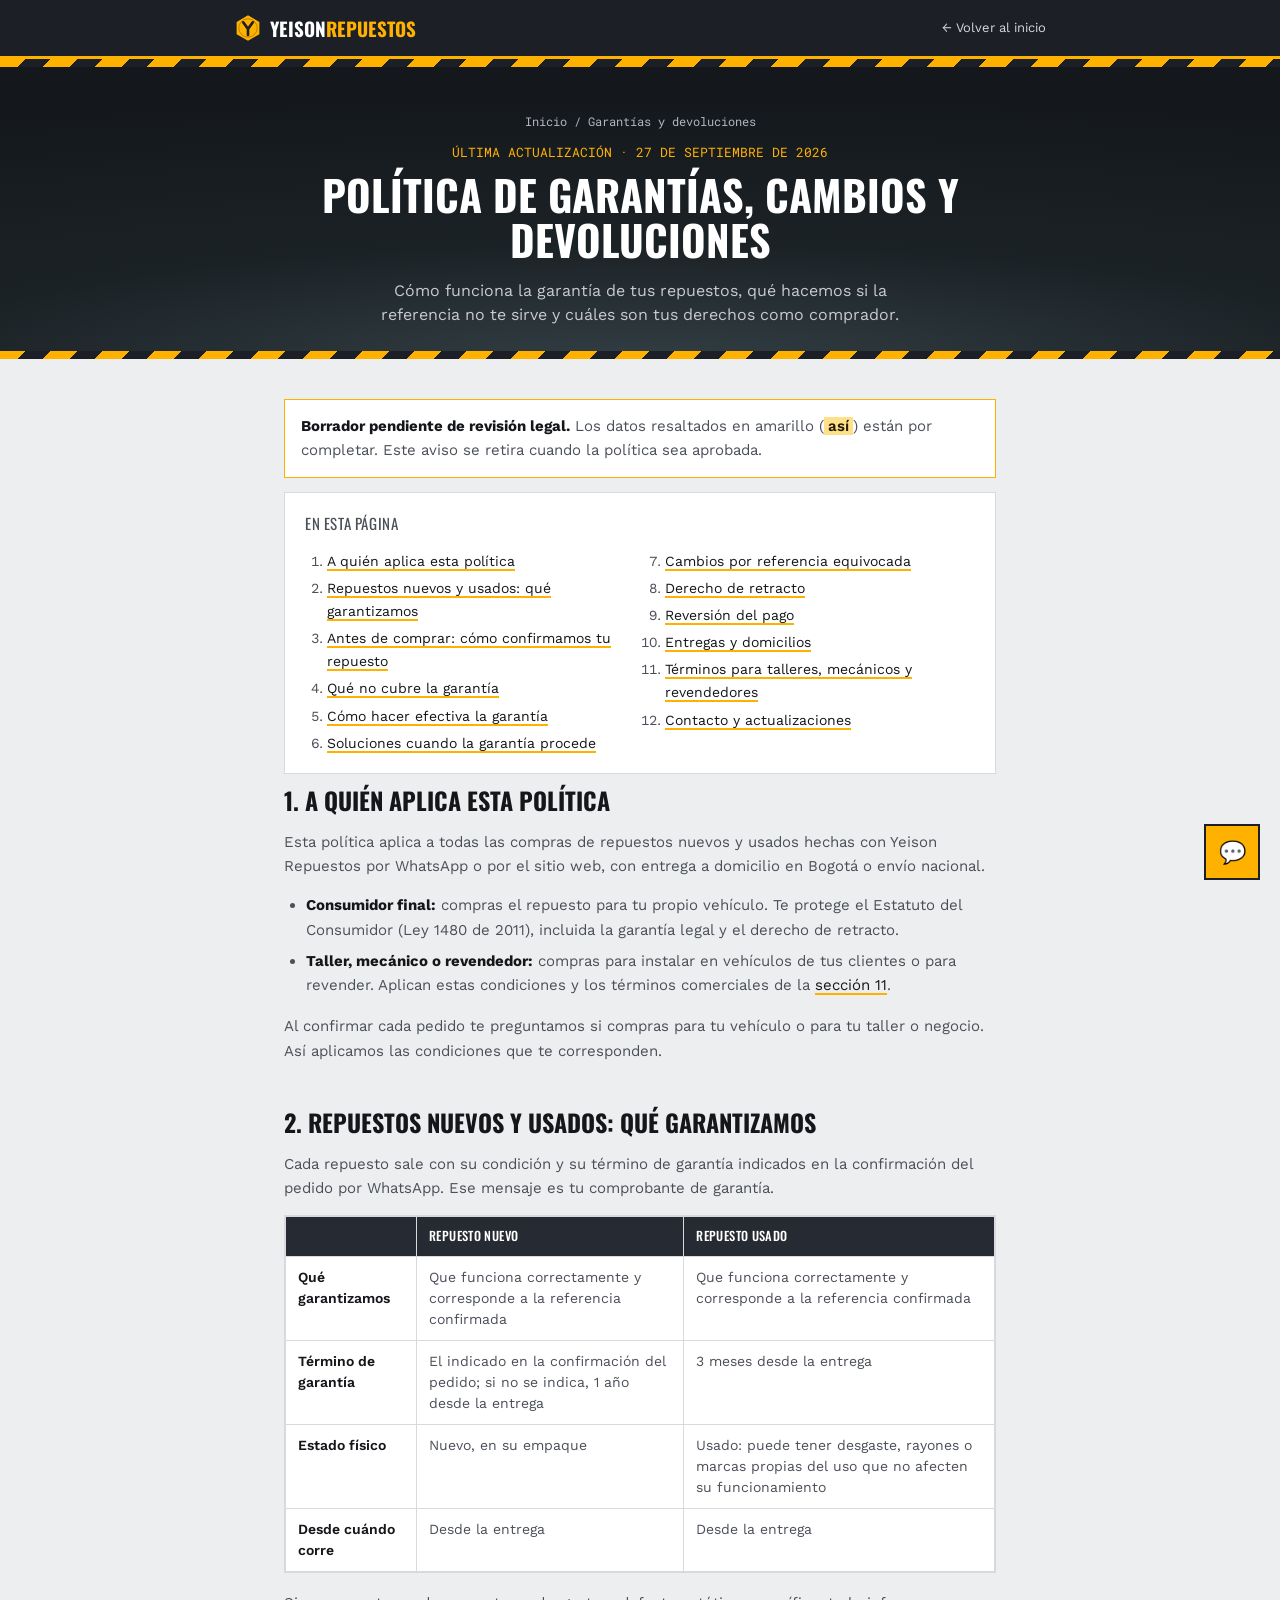
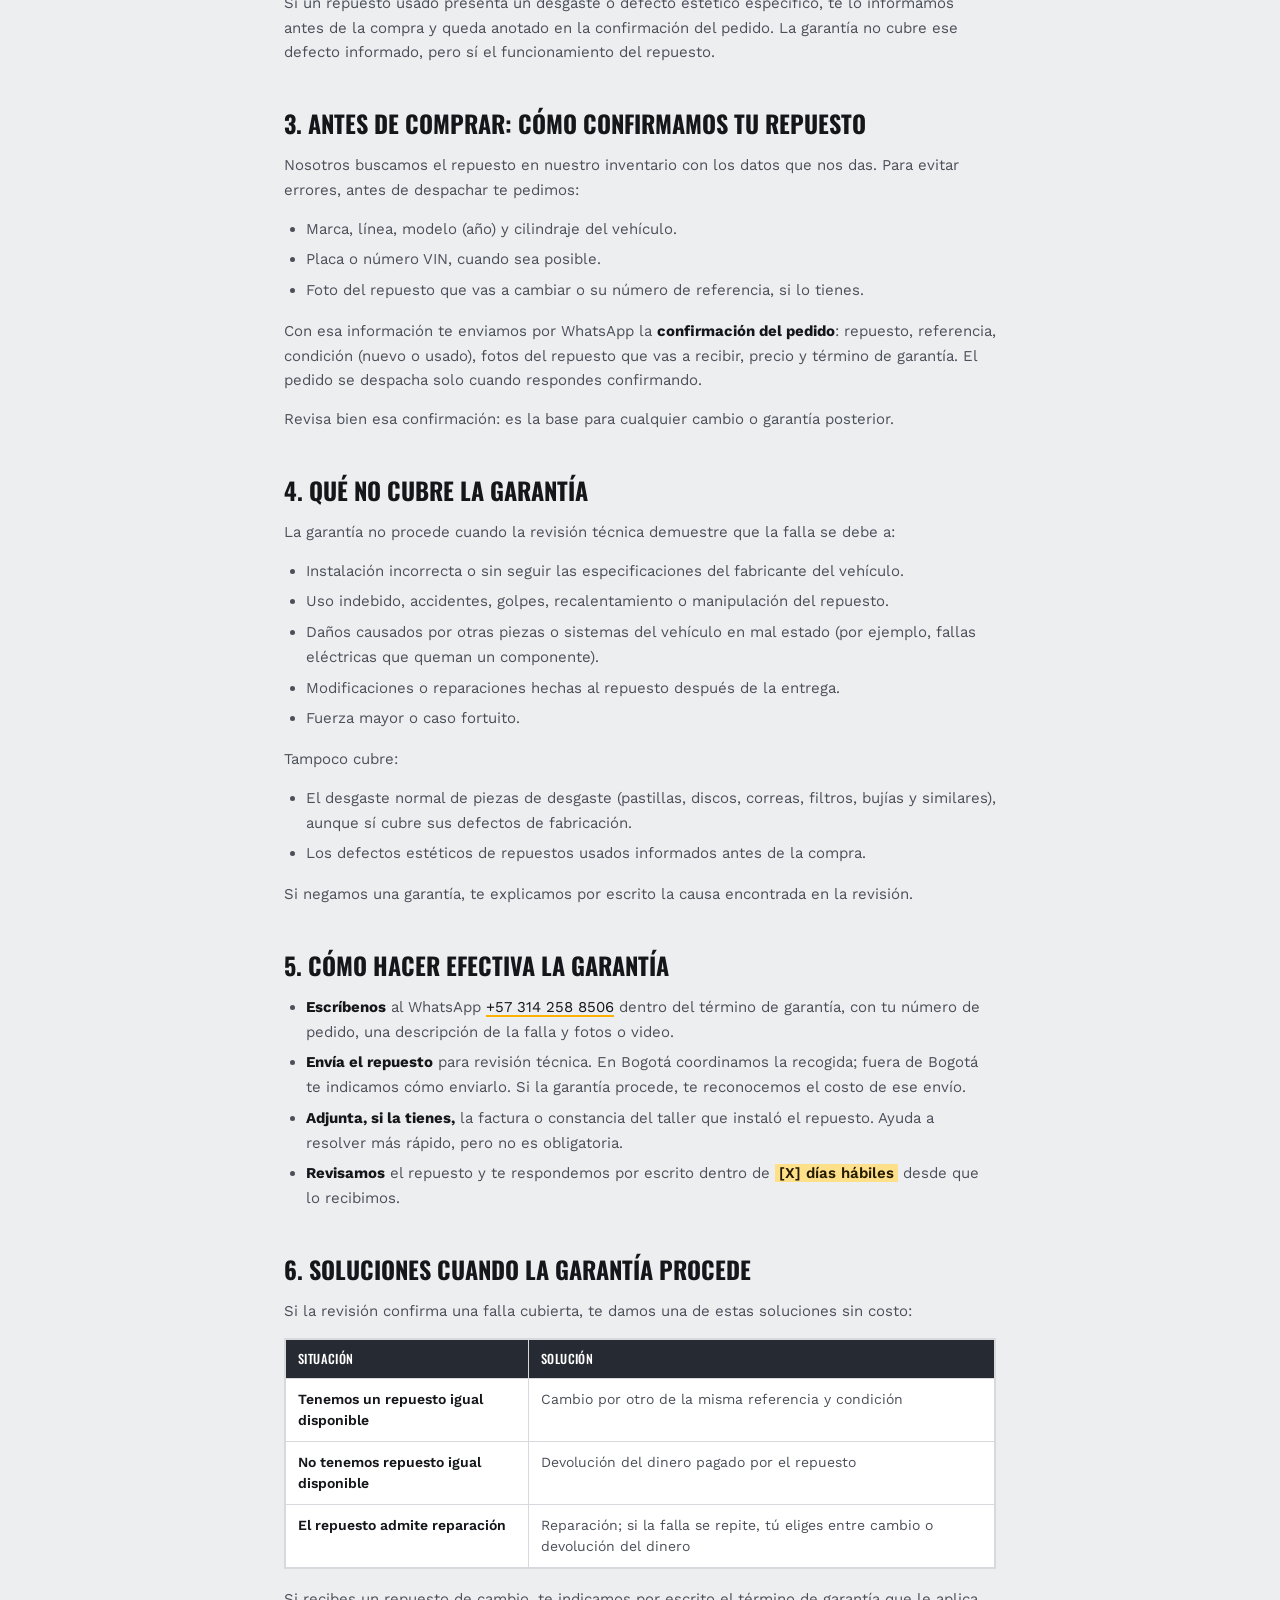
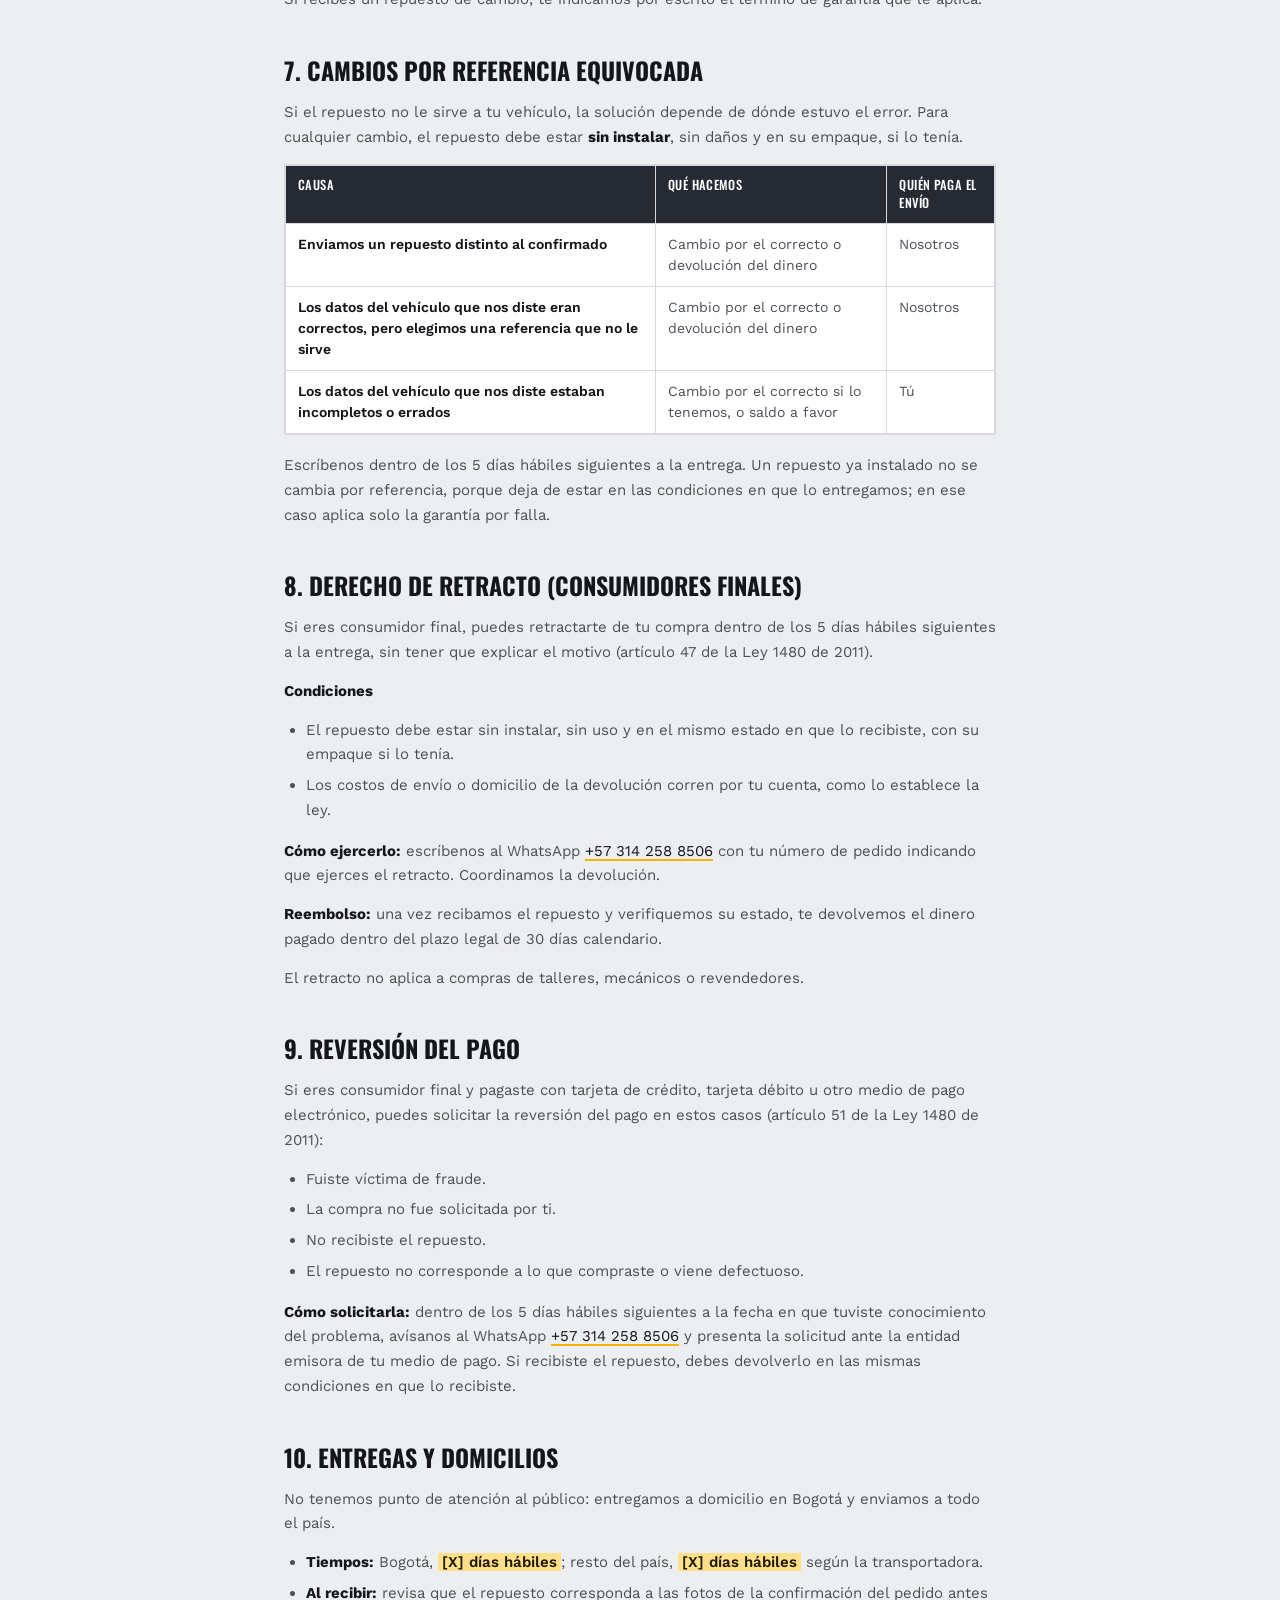
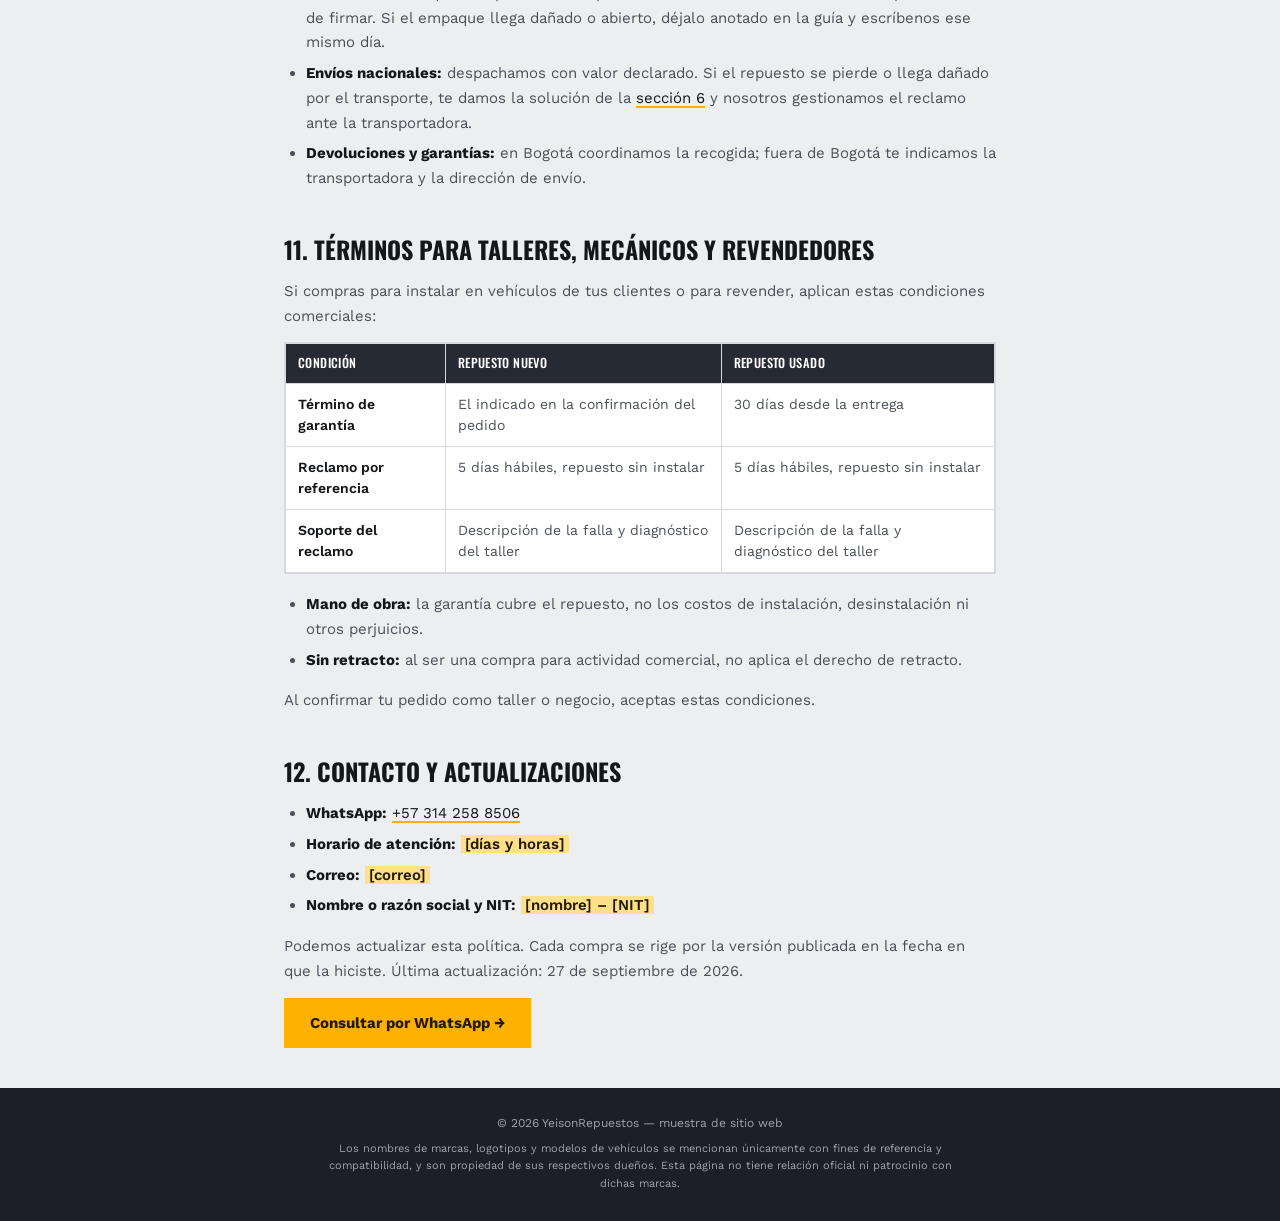
<file: politica-garantias.html>
<!DOCTYPE html>
<html lang="es">
<head>
<meta charset="UTF-8">
<meta name="viewport" content="width=device-width, initial-scale=1, viewport-fit=cover">
<link rel="icon" type="image/svg+xml" href="favicon.svg">
<link rel="icon" type="image/png" sizes="48x48" href="favicon-48.png">
<link rel="apple-touch-icon" href="apple-touch-icon.png">
<title>Política de Garantías, Cambios y Devoluciones | YeisonRepuestos</title>
<meta name="description" content="Garantía de repuestos nuevos y usados, cambios por referencia, derecho de retracto, reversión del pago y envíos de YeisonRepuestos en Bogotá y Colombia.">
<!-- TEMPORAL: quitar noindex/nofollow y volver a "index, follow" cuando el sitio pase a Hostinger -->
<meta name="robots" content="noindex, nofollow">
<meta property="og:type" content="website">
<meta property="og:title" content="Política de Garantías, Cambios y Devoluciones | YeisonRepuestos">
<meta property="og:description" content="Garantía de repuestos nuevos y usados, cambios por referencia, derecho de retracto, reversión del pago y envíos de YeisonRepuestos.">
<meta property="og:url" content="https://www.yeisonrepuestos.com/politica-garantias.html">
<meta property="og:image" content="https://www.yeisonrepuestos.com/og-image.jpg">
<meta property="og:locale" content="es_CO">
<link rel="canonical" href="https://www.yeisonrepuestos.com/politica-garantias.html">
<script type="application/ld+json">
{"@context":"https://schema.org","@type":"BreadcrumbList","itemListElement":[
  {"@type":"ListItem","position":1,"name":"Inicio","item":"https://www.yeisonrepuestos.com/index.html"},
  {"@type":"ListItem","position":2,"name":"Política de garantías, cambios y devoluciones","item":"https://www.yeisonrepuestos.com/politica-garantias.html"}
]}
</script>
<link rel="preconnect" href="https://fonts.googleapis.com">
<link rel="preconnect" href="https://fonts.gstatic.com" crossorigin>
<link href="https://fonts.googleapis.com/css2?family=Oswald:wght@400;500;600;700&family=Work+Sans:wght@400;500;600;700&family=Roboto+Mono:wght@500&display=swap" rel="stylesheet">
<link rel="stylesheet" href="category.css">
<style>
  .legal{max-width:760px;}
  .legal h2{font-size:clamp(19px,2.6vw,24px);margin:40px 0 12px;scroll-margin-top:84px;}
  .legal h2:first-of-type{margin-top:8px;}
  .legal p, .legal li{font-size:15px;line-height:1.65;color:var(--ink-soft);}
  .legal p{margin:0 0 14px;}
  .legal strong{color:var(--ink);}
  .legal ul{margin:0 0 16px;padding-left:22px;}
  .legal li{margin-bottom:6px;}
  .legal a{color:var(--ink);text-decoration-color:var(--amber);text-decoration-thickness:2px;text-underline-offset:3px;}
  .legal a:hover{color:var(--rust);}
  .legal a.btn{color:var(--amber-ink);text-decoration:none;}
  .legal a.btn:hover{color:var(--amber-ink);}
  .draft-note{border:1.5px solid var(--amber);background:var(--surface);padding:14px 16px;margin:0 0 28px;font-size:13.5px;line-height:1.55;color:var(--ink-soft);}
  .draft-note strong{color:var(--ink);}
  .toc{background:var(--surface);border:1.5px solid var(--line);padding:18px 20px;margin:0 0 8px;}
  .toc-title{font-family:'Oswald',sans-serif;text-transform:uppercase;font-size:14px;letter-spacing:.04em;color:var(--ink);margin:0 0 10px;}
  .toc ol{margin:0;padding-left:22px;columns:2;column-gap:28px;}
  .toc li{font-size:14px;margin-bottom:4px;break-inside:avoid;}
  .table-wrap{overflow-x:auto;margin:6px 0 18px;border:1.5px solid var(--line);}
  .table-wrap:focus-visible{outline:none;box-shadow:0 0 0 2px var(--amber),0 0 0 5px var(--graphite);}
  .legal table{border-collapse:collapse;width:100%;min-width:520px;background:var(--surface);}
  .legal th, .legal td{border:1px solid var(--line);padding:10px 12px;text-align:left;vertical-align:top;font-size:14px;line-height:1.5;color:var(--ink-soft);}
  .legal th{background:var(--graphite-2);color:#fff;font-family:'Oswald',sans-serif;text-transform:uppercase;letter-spacing:.03em;font-size:12.5px;font-weight:500;}
  .legal td:first-child{color:var(--ink);font-weight:600;}
  .pendiente{background:#FFE08A;color:#231A00;padding:0 4px;font-weight:600;}
  @media (max-width:640px){.toc ol{columns:1;}}
</style>
</head>
<body>
<a href="#main-content" class="skip-link">Saltar al contenido</a>
<header>
  <nav class="nav" aria-label="Principal">
    <a href="index.html" class="brand"><img class="brand-mark" src="logo-mark.svg" alt="" width="28" height="28">YEISON<span>REPUESTOS</span></a>
    <a class="back" href="index.html">← Volver al inicio</a>
  </nav>
</header>
<div class="hazard"></div>

<main id="main-content" tabindex="-1">
<section class="hero" style="padding-bottom:0;">
  <div class="wrap">
    <span class="crumbs" style="color:#B3B6BE;"><a href="index.html" style="color:#B3B6BE;">Inicio</a> / Garantías y devoluciones</span>
    <span class="kicker" style="display:block;margin-top:14px;">ÚLTIMA ACTUALIZACIÓN · 27 DE SEPTIEMBRE DE 2026</span>
    <h1>Política de garantías, cambios y devoluciones</h1>
    <p>Cómo funciona la garantía de tus repuestos, qué hacemos si la referencia no te sirve y cuáles son tus derechos como comprador.</p>
  </div>
</section>

<div class="hazard"></div>

<section>
  <div class="wrap legal">

    <p class="draft-note"><strong>Borrador pendiente de revisión legal.</strong> Los datos resaltados en amarillo (<span class="pendiente">así</span>) están por completar. Este aviso se retira cuando la política sea aprobada.</p>

    <nav class="toc" aria-label="Contenido de la política">
      <p class="toc-title">En esta página</p>
      <ol>
        <li><a href="#sec-1">A quién aplica esta política</a></li>
        <li><a href="#sec-2">Repuestos nuevos y usados: qué garantizamos</a></li>
        <li><a href="#sec-3">Antes de comprar: cómo confirmamos tu repuesto</a></li>
        <li><a href="#sec-4">Qué no cubre la garantía</a></li>
        <li><a href="#sec-5">Cómo hacer efectiva la garantía</a></li>
        <li><a href="#sec-6">Soluciones cuando la garantía procede</a></li>
        <li><a href="#sec-7">Cambios por referencia equivocada</a></li>
        <li><a href="#sec-8">Derecho de retracto</a></li>
        <li><a href="#sec-9">Reversión del pago</a></li>
        <li><a href="#sec-10">Entregas y domicilios</a></li>
        <li><a href="#sec-11">Términos para talleres, mecánicos y revendedores</a></li>
        <li><a href="#sec-12">Contacto y actualizaciones</a></li>
      </ol>
    </nav>

    <h2 id="sec-1">1. A quién aplica esta política</h2>
    <p>Esta política aplica a todas las compras de repuestos nuevos y usados hechas con Yeison Repuestos por WhatsApp o por el sitio web, con entrega a domicilio en Bogotá o envío nacional.</p>
    <ul>
      <li><strong>Consumidor final:</strong> compras el repuesto para tu propio vehículo. Te protege el Estatuto del Consumidor (Ley 1480 de 2011), incluida la garantía legal y el derecho de retracto.</li>
      <li><strong>Taller, mecánico o revendedor:</strong> compras para instalar en vehículos de tus clientes o para revender. Aplican estas condiciones y los términos comerciales de la <a href="#sec-11">sección 11</a>.</li>
    </ul>
    <p>Al confirmar cada pedido te preguntamos si compras para tu vehículo o para tu taller o negocio. Así aplicamos las condiciones que te corresponden.</p>

    <h2 id="sec-2">2. Repuestos nuevos y usados: qué garantizamos</h2>
    <p>Cada repuesto sale con su condición y su término de garantía indicados en la confirmación del pedido por WhatsApp. Ese mensaje es tu comprobante de garantía.</p>
    <div class="table-wrap" role="region" aria-label="Comparación de garantía entre repuestos nuevos y usados" tabindex="0">
      <table>
        <thead><tr><th scope="col"></th><th scope="col">Repuesto nuevo</th><th scope="col">Repuesto usado</th></tr></thead>
        <tbody>
          <tr><td>Qué garantizamos</td><td>Que funciona correctamente y corresponde a la referencia confirmada</td><td>Que funciona correctamente y corresponde a la referencia confirmada</td></tr>
          <tr><td>Término de garantía</td><td>El indicado en la confirmación del pedido; si no se indica, 1 año desde la entrega</td><td>3 meses desde la entrega</td></tr>
          <tr><td>Estado físico</td><td>Nuevo, en su empaque</td><td>Usado: puede tener desgaste, rayones o marcas propias del uso que no afecten su funcionamiento</td></tr>
          <tr><td>Desde cuándo corre</td><td>Desde la entrega</td><td>Desde la entrega</td></tr>
        </tbody>
      </table>
    </div>
    <p>Si un repuesto usado presenta un desgaste o defecto estético específico, te lo informamos antes de la compra y queda anotado en la confirmación del pedido. La garantía no cubre ese defecto informado, pero sí el funcionamiento del repuesto.</p>

    <h2 id="sec-3">3. Antes de comprar: cómo confirmamos tu repuesto</h2>
    <p>Nosotros buscamos el repuesto en nuestro inventario con los datos que nos das. Para evitar errores, antes de despachar te pedimos:</p>
    <ul>
      <li>Marca, línea, modelo (año) y cilindraje del vehículo.</li>
      <li>Placa o número VIN, cuando sea posible.</li>
      <li>Foto del repuesto que vas a cambiar o su número de referencia, si lo tienes.</li>
    </ul>
    <p>Con esa información te enviamos por WhatsApp la <strong>confirmación del pedido</strong>: repuesto, referencia, condición (nuevo o usado), fotos del repuesto que vas a recibir, precio y término de garantía. El pedido se despacha solo cuando respondes confirmando.</p>
    <p>Revisa bien esa confirmación: es la base para cualquier cambio o garantía posterior.</p>

    <h2 id="sec-4">4. Qué no cubre la garantía</h2>
    <p>La garantía no procede cuando la revisión técnica demuestre que la falla se debe a:</p>
    <ul>
      <li>Instalación incorrecta o sin seguir las especificaciones del fabricante del vehículo.</li>
      <li>Uso indebido, accidentes, golpes, recalentamiento o manipulación del repuesto.</li>
      <li>Daños causados por otras piezas o sistemas del vehículo en mal estado (por ejemplo, fallas eléctricas que queman un componente).</li>
      <li>Modificaciones o reparaciones hechas al repuesto después de la entrega.</li>
      <li>Fuerza mayor o caso fortuito.</li>
    </ul>
    <p>Tampoco cubre:</p>
    <ul>
      <li>El desgaste normal de piezas de desgaste (pastillas, discos, correas, filtros, bujías y similares), aunque sí cubre sus defectos de fabricación.</li>
      <li>Los defectos estéticos de repuestos usados informados antes de la compra.</li>
    </ul>
    <p>Si negamos una garantía, te explicamos por escrito la causa encontrada en la revisión.</p>

    <h2 id="sec-5">5. Cómo hacer efectiva la garantía</h2>
    <ul>
      <li><strong>Escríbenos</strong> al WhatsApp <a href="https://wa.me/573142588506" target="_blank" rel="noopener">+57 314 258 8506</a> dentro del término de garantía, con tu número de pedido, una descripción de la falla y fotos o video.</li>
      <li><strong>Envía el repuesto</strong> para revisión técnica. En Bogotá coordinamos la recogida; fuera de Bogotá te indicamos cómo enviarlo. Si la garantía procede, te reconocemos el costo de ese envío.</li>
      <li><strong>Adjunta, si la tienes,</strong> la factura o constancia del taller que instaló el repuesto. Ayuda a resolver más rápido, pero no es obligatoria.</li>
      <li><strong>Revisamos</strong> el repuesto y te respondemos por escrito dentro de <span class="pendiente">[X] días hábiles</span> desde que lo recibimos.</li>
    </ul>

    <h2 id="sec-6">6. Soluciones cuando la garantía procede</h2>
    <p>Si la revisión confirma una falla cubierta, te damos una de estas soluciones sin costo:</p>
    <div class="table-wrap" role="region" aria-label="Soluciones cuando la garantía procede" tabindex="0">
      <table>
        <thead><tr><th scope="col">Situación</th><th scope="col">Solución</th></tr></thead>
        <tbody>
          <tr><td>Tenemos un repuesto igual disponible</td><td>Cambio por otro de la misma referencia y condición</td></tr>
          <tr><td>No tenemos repuesto igual disponible</td><td>Devolución del dinero pagado por el repuesto</td></tr>
          <tr><td>El repuesto admite reparación</td><td>Reparación; si la falla se repite, tú eliges entre cambio o devolución del dinero</td></tr>
        </tbody>
      </table>
    </div>
    <p>Si recibes un repuesto de cambio, te indicamos por escrito el término de garantía que le aplica.</p>

    <h2 id="sec-7">7. Cambios por referencia equivocada</h2>
    <p>Si el repuesto no le sirve a tu vehículo, la solución depende de dónde estuvo el error. Para cualquier cambio, el repuesto debe estar <strong>sin instalar</strong>, sin daños y en su empaque, si lo tenía.</p>
    <div class="table-wrap" role="region" aria-label="Cambios por referencia equivocada según la causa" tabindex="0">
      <table>
        <thead><tr><th scope="col">Causa</th><th scope="col">Qué hacemos</th><th scope="col">Quién paga el envío</th></tr></thead>
        <tbody>
          <tr><td>Enviamos un repuesto distinto al confirmado</td><td>Cambio por el correcto o devolución del dinero</td><td>Nosotros</td></tr>
          <tr><td>Los datos del vehículo que nos diste eran correctos, pero elegimos una referencia que no le sirve</td><td>Cambio por el correcto o devolución del dinero</td><td>Nosotros</td></tr>
          <tr><td>Los datos del vehículo que nos diste estaban incompletos o errados</td><td>Cambio por el correcto si lo tenemos, o saldo a favor</td><td>Tú</td></tr>
        </tbody>
      </table>
    </div>
    <p>Escríbenos dentro de los 5 días hábiles siguientes a la entrega. Un repuesto ya instalado no se cambia por referencia, porque deja de estar en las condiciones en que lo entregamos; en ese caso aplica solo la garantía por falla.</p>

    <h2 id="sec-8">8. Derecho de retracto (consumidores finales)</h2>
    <p>Si eres consumidor final, puedes retractarte de tu compra dentro de los 5 días hábiles siguientes a la entrega, sin tener que explicar el motivo (artículo 47 de la Ley 1480 de 2011).</p>
    <p><strong>Condiciones</strong></p>
    <ul>
      <li>El repuesto debe estar sin instalar, sin uso y en el mismo estado en que lo recibiste, con su empaque si lo tenía.</li>
      <li>Los costos de envío o domicilio de la devolución corren por tu cuenta, como lo establece la ley.</li>
    </ul>
    <p><strong>Cómo ejercerlo:</strong> escríbenos al WhatsApp <a href="https://wa.me/573142588506" target="_blank" rel="noopener">+57 314 258 8506</a> con tu número de pedido indicando que ejerces el retracto. Coordinamos la devolución.</p>
    <p><strong>Reembolso:</strong> una vez recibamos el repuesto y verifiquemos su estado, te devolvemos el dinero pagado dentro del plazo legal de 30 días calendario.</p>
    <p>El retracto no aplica a compras de talleres, mecánicos o revendedores.</p>

    <h2 id="sec-9">9. Reversión del pago</h2>
    <p>Si eres consumidor final y pagaste con tarjeta de crédito, tarjeta débito u otro medio de pago electrónico, puedes solicitar la reversión del pago en estos casos (artículo 51 de la Ley 1480 de 2011):</p>
    <ul>
      <li>Fuiste víctima de fraude.</li>
      <li>La compra no fue solicitada por ti.</li>
      <li>No recibiste el repuesto.</li>
      <li>El repuesto no corresponde a lo que compraste o viene defectuoso.</li>
    </ul>
    <p><strong>Cómo solicitarla:</strong> dentro de los 5 días hábiles siguientes a la fecha en que tuviste conocimiento del problema, avísanos al WhatsApp <a href="https://wa.me/573142588506" target="_blank" rel="noopener">+57 314 258 8506</a> y presenta la solicitud ante la entidad emisora de tu medio de pago. Si recibiste el repuesto, debes devolverlo en las mismas condiciones en que lo recibiste.</p>

    <h2 id="sec-10">10. Entregas y domicilios</h2>
    <p>No tenemos punto de atención al público: entregamos a domicilio en Bogotá y enviamos a todo el país.</p>
    <ul>
      <li><strong>Tiempos:</strong> Bogotá, <span class="pendiente">[X] días hábiles</span>; resto del país, <span class="pendiente">[X] días hábiles</span> según la transportadora.</li>
      <li><strong>Al recibir:</strong> revisa que el repuesto corresponda a las fotos de la confirmación del pedido antes de firmar. Si el empaque llega dañado o abierto, déjalo anotado en la guía y escríbenos ese mismo día.</li>
      <li><strong>Envíos nacionales:</strong> despachamos con valor declarado. Si el repuesto se pierde o llega dañado por el transporte, te damos la solución de la <a href="#sec-6">sección 6</a> y nosotros gestionamos el reclamo ante la transportadora.</li>
      <li><strong>Devoluciones y garantías:</strong> en Bogotá coordinamos la recogida; fuera de Bogotá te indicamos la transportadora y la dirección de envío.</li>
    </ul>

    <h2 id="sec-11">11. Términos para talleres, mecánicos y revendedores</h2>
    <p>Si compras para instalar en vehículos de tus clientes o para revender, aplican estas condiciones comerciales:</p>
    <div class="table-wrap" role="region" aria-label="Condiciones comerciales para talleres, mecánicos y revendedores" tabindex="0">
      <table>
        <thead><tr><th scope="col">Condición</th><th scope="col">Repuesto nuevo</th><th scope="col">Repuesto usado</th></tr></thead>
        <tbody>
          <tr><td>Término de garantía</td><td>El indicado en la confirmación del pedido</td><td>30 días desde la entrega</td></tr>
          <tr><td>Reclamo por referencia</td><td>5 días hábiles, repuesto sin instalar</td><td>5 días hábiles, repuesto sin instalar</td></tr>
          <tr><td>Soporte del reclamo</td><td>Descripción de la falla y diagnóstico del taller</td><td>Descripción de la falla y diagnóstico del taller</td></tr>
        </tbody>
      </table>
    </div>
    <ul>
      <li><strong>Mano de obra:</strong> la garantía cubre el repuesto, no los costos de instalación, desinstalación ni otros perjuicios.</li>
      <li><strong>Sin retracto:</strong> al ser una compra para actividad comercial, no aplica el derecho de retracto.</li>
    </ul>
    <p>Al confirmar tu pedido como taller o negocio, aceptas estas condiciones.</p>

    <h2 id="sec-12">12. Contacto y actualizaciones</h2>
    <ul>
      <li><strong>WhatsApp:</strong> <a href="https://wa.me/573142588506" target="_blank" rel="noopener">+57 314 258 8506</a></li>
      <li><strong>Horario de atención:</strong> <span class="pendiente">[días y horas]</span></li>
      <li><strong>Correo:</strong> <span class="pendiente">[correo]</span></li>
      <li><strong>Nombre o razón social y NIT:</strong> <span class="pendiente">[nombre] – [NIT]</span></li>
    </ul>
    <p>Podemos actualizar esta política. Cada compra se rige por la versión publicada en la fecha en que la hiciste. Última actualización: 27 de septiembre de 2026.</p>

    <a class="btn btn-primary" href="https://wa.me/573142588506?text=Hola%2C%20tengo%20una%20consulta%20sobre%20garant%C3%ADas%2C%20cambios%20o%20devoluciones" target="_blank" rel="noopener">Consultar por WhatsApp →</a>
  </div>
</section>
</main>

<footer>
  © 2026 YeisonRepuestos — muestra de sitio web
  <p class="trademark">Los nombres de marcas, logotipos y modelos de vehículos se mencionan únicamente con fines de referencia y compatibilidad, y son propiedad de sus respectivos dueños. Esta página no tiene relación oficial ni patrocinio con dichas marcas.</p>
</footer>

<a class="wsp-float" href="https://wa.me/573142588506?text=Hola%2C%20tengo%20una%20consulta%20sobre%20garant%C3%ADas%2C%20cambios%20o%20devoluciones" target="_blank" rel="noopener" aria-label="Escribir por WhatsApp">💬</a>
<div class="mobile-cta"><a href="https://wa.me/573142588506?text=Hola%2C%20tengo%20una%20consulta%20sobre%20garant%C3%ADas%2C%20cambios%20o%20devoluciones" target="_blank" rel="noopener">💬 Consultar por WhatsApp</a></div>

<script src="category.js"></script>
</body>
</html>
</file>
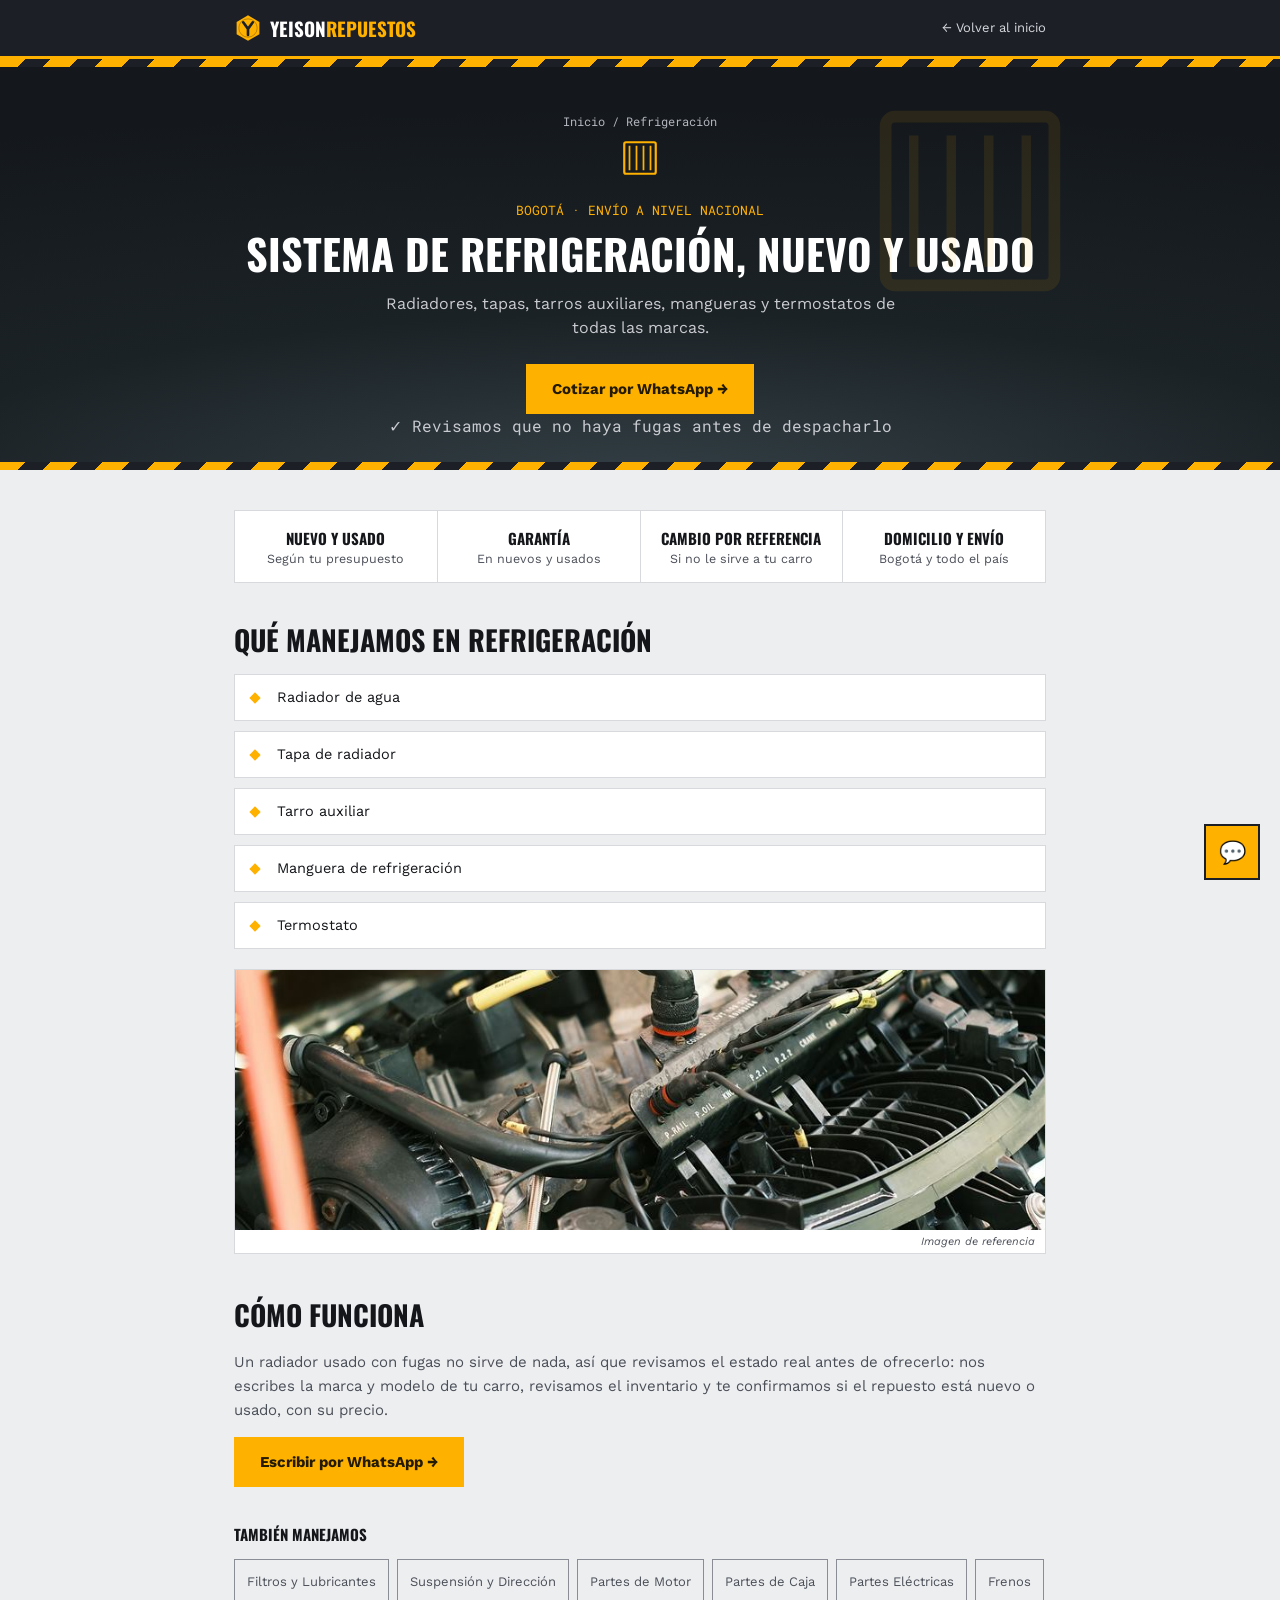
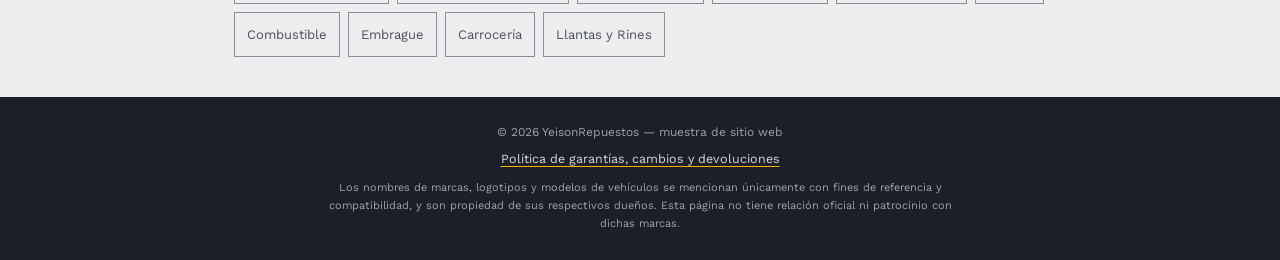
<file: refrigeracion.html>
<!DOCTYPE html>
<html lang="es">
<head>
<meta charset="UTF-8">
<meta name="viewport" content="width=device-width, initial-scale=1, viewport-fit=cover">
<link rel="icon" type="image/svg+xml" href="favicon.svg">
<link rel="icon" type="image/png" sizes="48x48" href="favicon-48.png">
<link rel="apple-touch-icon" href="apple-touch-icon.png">
<title>Sistema de Refrigeración, Nuevo y Usado en Bogotá | YeisonRepuestos</title>
<meta name="description" content="Repuestos del sistema de refrigeración nuevos y usados en Bogotá, de todas las marcas. Cotiza por WhatsApp con envío a nivel nacional.">
<!-- TEMPORAL: quitar noindex/nofollow y volver a "index, follow" cuando el sitio pase a Hostinger -->
<meta name="robots" content="noindex, nofollow">
<meta property="og:type" content="website">
<meta property="og:title" content="Refrigeración en Bogotá | YeisonRepuestos">
<meta property="og:description" content="Repuestos del sistema de refrigeración nuevos y usados en Bogotá, de todas las marcas. Cotiza por WhatsApp con envío a nivel nacional.">
<meta property="og:url" content="https://www.yeisonrepuestos.com/refrigeracion.html">
<meta property="og:image" content="https://www.yeisonrepuestos.com/og-image.jpg">
<meta property="og:image:width" content="1200">
<meta property="og:image:height" content="630">
<meta property="og:image:alt" content="Refrigeración en Bogotá | YeisonRepuestos">
<meta property="og:locale" content="es_CO">
<meta name="twitter:card" content="summary_large_image">
<meta name="twitter:title" content="Refrigeración en Bogotá | YeisonRepuestos">
<meta name="twitter:description" content="Repuestos del sistema de refrigeración nuevos y usados en Bogotá, de todas las marcas. Cotiza por WhatsApp con envío a nivel nacional.">
<meta name="twitter:image" content="https://www.yeisonrepuestos.com/og-image.jpg">
<link rel="canonical" href="https://www.yeisonrepuestos.com/refrigeracion.html">
<script type="application/ld+json">
{"@context":"https://schema.org","@type":"AutoPartsStore","name":"YeisonRepuestos","telephone":"+573142588506","description":"Repuestos del sistema de refrigeración nuevos y usados en Bogotá, de todas las marcas. Cotiza por WhatsApp con envío a nivel nacional.","areaServed":["Bogotá","Colombia"]}
</script>
<script type="application/ld+json">
{"@context":"https://schema.org","@type":"BreadcrumbList","itemListElement":[
  {"@type":"ListItem","position":1,"name":"Inicio","item":"https://www.yeisonrepuestos.com/index.html"},
  {"@type":"ListItem","position":2,"name":"Refrigeración","item":"https://www.yeisonrepuestos.com/refrigeracion.html"}
]}
</script>
<link rel="preconnect" href="https://fonts.googleapis.com">
<link rel="preconnect" href="https://fonts.gstatic.com" crossorigin>
<link href="https://fonts.googleapis.com/css2?family=Oswald:wght@400;500;600;700&family=Work+Sans:wght@400;500;600;700&family=Roboto+Mono:wght@500&display=swap" rel="stylesheet">
<link rel="stylesheet" href="category.css">
</head>
<body>
<a href="#main-content" class="skip-link">Saltar al contenido</a>
<header>
  <nav class="nav" aria-label="Principal">
    <a href="index.html" class="brand"><img class="brand-mark" src="logo-mark.svg" alt="" width="28" height="28">YEISON<span>REPUESTOS</span></a>
    <a class="back" href="index.html">← Volver al inicio</a>
  </nav>
</header>
<div class="hazard"></div>

<main id="main-content" tabindex="-1">
<section class="hero" style="padding-bottom:0;">
  <div class="wrap">
    <svg class="hero-watermark" aria-hidden="true"><use href="#wm-refrigeracion"></use></svg>
    <span class="crumbs" style="color:#B3B6BE;"><a href="index.html" style="color:#B3B6BE;">Inicio</a> / Refrigeración</span>
    <svg id="wm-refrigeracion" class="hero-icon reveal" viewBox="0 0 64 64" fill="none" stroke="currentColor" aria-hidden="true"><rect x="14" y="14" width="36" height="36" rx="2" fill="none" stroke="currentColor" stroke-width="2.5"/>
      <path d="M20 18 v28 M28 18 v28 M36 18 v28 M44 18 v28" stroke="currentColor" stroke-width="2"/></svg>
    <span class="kicker">BOGOTÁ · ENVÍO A NIVEL NACIONAL</span>
    <h1>Sistema de Refrigeración, Nuevo y Usado</h1>
    <p>Radiadores, tapas, tarros auxiliares, mangueras y termostatos de todas las marcas.</p>
    <a class="btn btn-primary" href="https://wa.me/573142588506?text=Hola%2C%20estoy%20buscando%20un%20repuesto%20de%20Refrigeraci%C3%B3n%20para%20mi%20carro" target="_blank" rel="noopener">Cotizar por WhatsApp →</a>
    <p class="trust-note">✓ Revisamos que no haya fugas antes de despacharlo</p>
  </div>
</section>

<div class="hazard"></div>

<section>
  <div class="wrap">
    <div class="trust-row reveal">
      <div class="trust-item"><strong>Nuevo y usado</strong>Según tu presupuesto</div>
      <a class="trust-item" href="politica-garantias.html#sec-2"><strong>Garantía</strong>En nuevos y usados</a>
      <a class="trust-item" href="politica-garantias.html#sec-7"><strong>Cambio por referencia</strong>Si no le sirve a tu carro</a>
      <div class="trust-item"><strong>Domicilio y envío</strong>Bogotá y todo el país</div>
    </div>

    <h2 class="reveal">Qué manejamos en refrigeración</h2>
    <ul class="list reveal">
      <li>Radiador de agua</li>
      <li>Tapa de radiador</li>
      <li>Tarro auxiliar</li>
      <li>Manguera de refrigeración</li>
      <li>Termostato</li>
    </ul>
    <!-- Foto de referencia (banco de imágenes, no es el inventario real); reemplazar cuando el cliente entregue fotos propias -->
    <figure class="cat-photo reveal">
      <img src="fotos/refrigeracion-1.jpg" alt="Motor con mangueras de refrigeración, imagen de referencia" loading="lazy">
      <figcaption>Imagen de referencia</figcaption>
    </figure>
  </div>
</section>

<section style="padding-top:0;">
  <div class="wrap">
    <h2 class="reveal">Cómo funciona</h2>
    <p class="reveal">Un radiador usado con fugas no sirve de nada, así que revisamos el estado real antes de ofrecerlo: nos escribes la marca y modelo de tu carro, revisamos el inventario y te confirmamos si el repuesto está nuevo o usado, con su precio.</p>
    <a class="btn btn-primary reveal" href="https://wa.me/573142588506" target="_blank" rel="noopener">Escribir por WhatsApp →</a>

    <h2 class="reveal" style="margin-top:36px; font-size:15px;">También manejamos</h2>
    <div class="other-cats reveal">
      <a href="filtros.html">Filtros y Lubricantes</a>
      <a href="suspension.html">Suspensión y Dirección</a>
      <a href="motor.html">Partes de Motor</a>
      <a href="caja.html">Partes de Caja</a>
      <a href="electrico.html">Partes Eléctricas</a>
      <a href="frenos.html">Frenos</a>
      <a href="combustible.html">Combustible</a>
      <a href="embrague.html">Embrague</a>
      <a href="carroceria.html">Carrocería</a>
      <a href="llantas.html">Llantas y Rines</a>
    </div>
  </div>
</section>
</main>

<footer>
  © 2026 YeisonRepuestos — muestra de sitio web
  <p class="foot-links"><a href="politica-garantias.html">Política de garantías, cambios y devoluciones</a></p>
  <p class="trademark">Los nombres de marcas, logotipos y modelos de vehículos se mencionan únicamente con fines de referencia y compatibilidad, y son propiedad de sus respectivos dueños. Esta página no tiene relación oficial ni patrocinio con dichas marcas.</p>
</footer>

<a class="wsp-float" href="https://wa.me/573142588506?text=Hola%2C%20estoy%20buscando%20un%20repuesto%20de%20Refrigeraci%C3%B3n%20para%20mi%20carro" target="_blank" rel="noopener" aria-label="Escribir por WhatsApp">💬</a>
<div class="mobile-cta"><a href="https://wa.me/573142588506?text=Hola%2C%20estoy%20buscando%20un%20repuesto%20de%20Refrigeraci%C3%B3n%20para%20mi%20carro" target="_blank" rel="noopener">💬 Cotizar por WhatsApp</a></div>

<script src="category.js"></script>
</body>
</html>
</file>
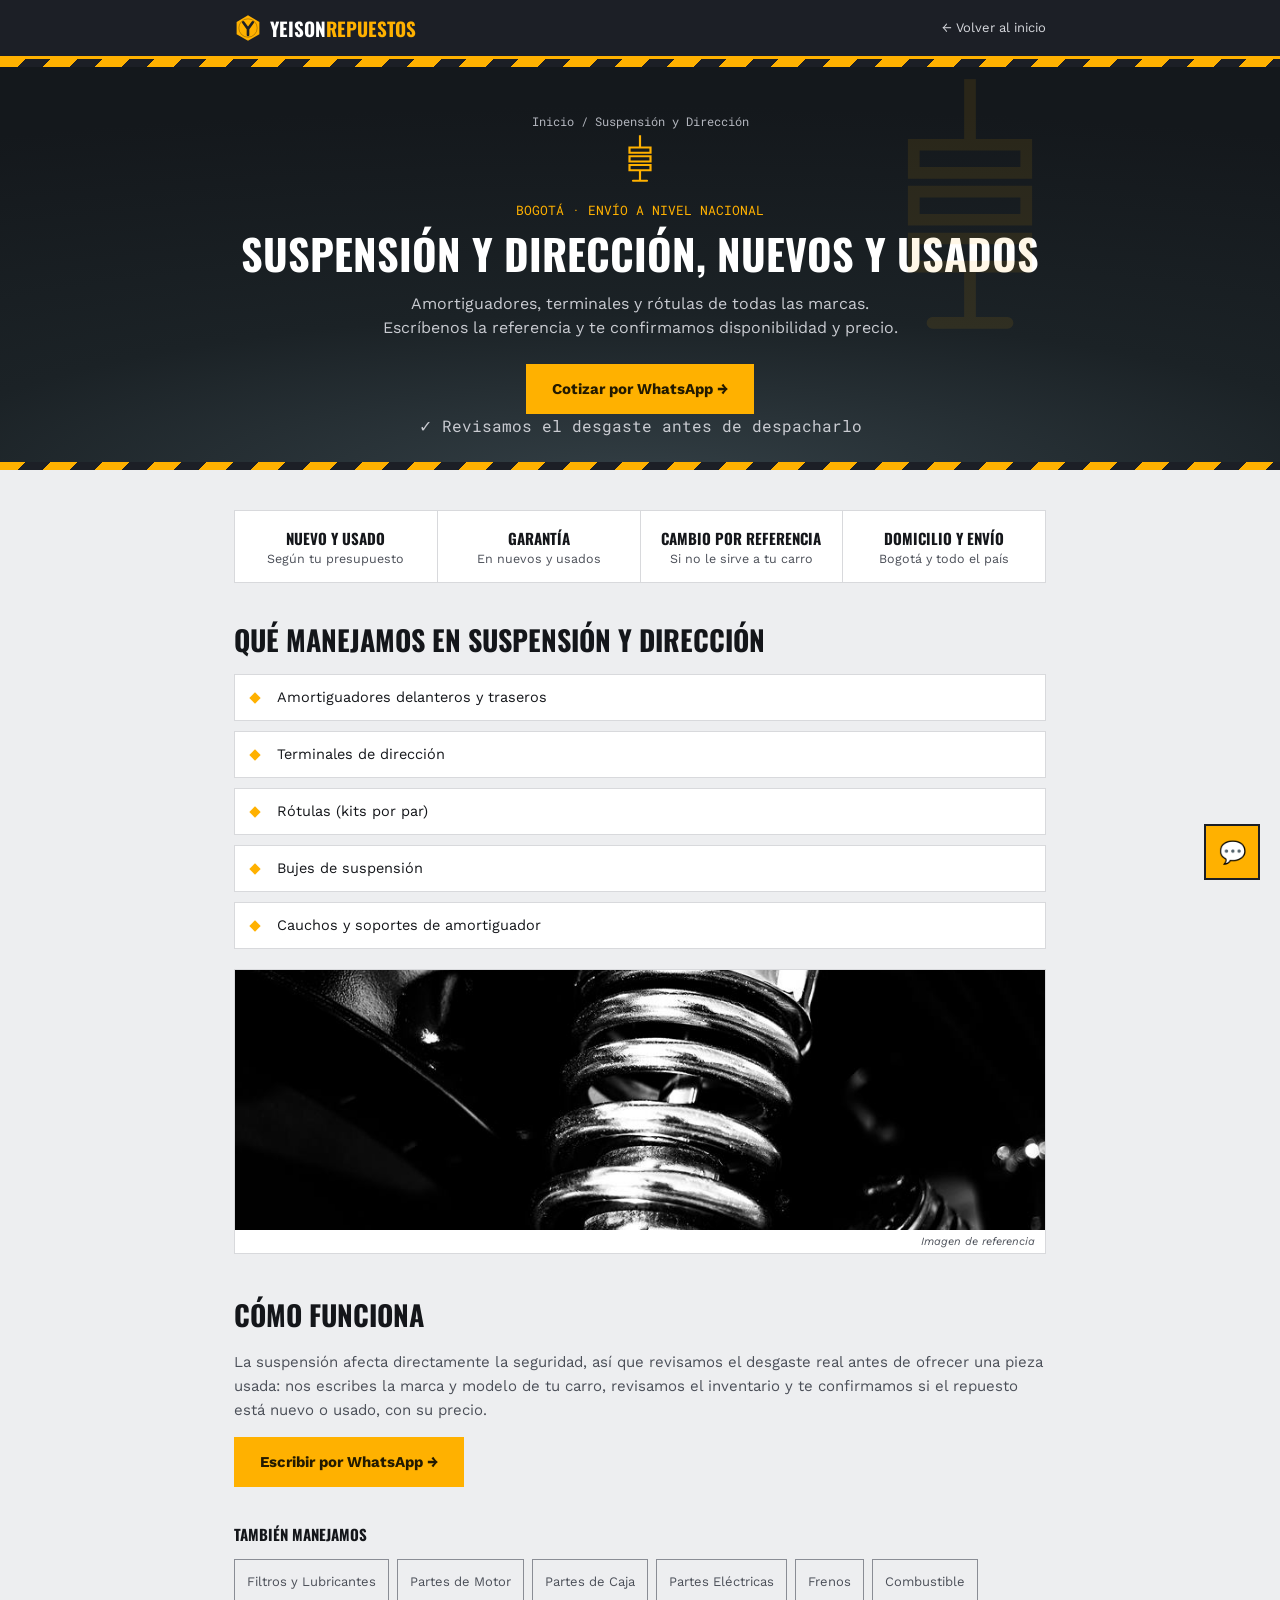
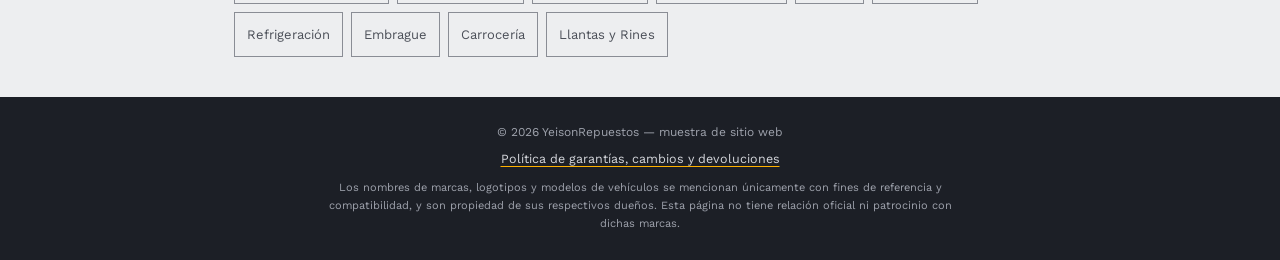
<file: suspension.html>
<!DOCTYPE html>
<html lang="es">
<head>
<meta charset="UTF-8">
<meta name="viewport" content="width=device-width, initial-scale=1, viewport-fit=cover">
<link rel="icon" type="image/svg+xml" href="favicon.svg">
<link rel="icon" type="image/png" sizes="48x48" href="favicon-48.png">
<link rel="apple-touch-icon" href="apple-touch-icon.png">
<title>Suspensión y Dirección, Nuevos y Usados en Bogotá | YeisonRepuestos</title>
<meta name="description" content="Amortiguadores, terminales y rótulas nuevas y usadas en Bogotá, de todas las marcas. Cotiza por WhatsApp con envío a nivel nacional.">
<!-- TEMPORAL: quitar noindex/nofollow y volver a "index, follow" cuando el sitio pase a Hostinger -->
<meta name="robots" content="noindex, nofollow">
<meta property="og:type" content="website">
<meta property="og:title" content="Suspensión y Dirección en Bogotá | YeisonRepuestos">
<meta property="og:description" content="Amortiguadores, terminales y rótulas nuevas y usadas en Bogotá, de todas las marcas. Cotiza por WhatsApp con envío a nivel nacional.">
<meta property="og:url" content="https://www.yeisonrepuestos.com/suspension.html">
<meta property="og:image" content="https://www.yeisonrepuestos.com/og-image.jpg">
<meta property="og:image:width" content="1200">
<meta property="og:image:height" content="630">
<meta property="og:image:alt" content="Suspensión y Dirección en Bogotá | YeisonRepuestos">
<meta property="og:locale" content="es_CO">
<meta name="twitter:card" content="summary_large_image">
<meta name="twitter:title" content="Suspensión y Dirección en Bogotá | YeisonRepuestos">
<meta name="twitter:description" content="Amortiguadores, terminales y rótulas nuevas y usadas en Bogotá, de todas las marcas. Cotiza por WhatsApp con envío a nivel nacional.">
<meta name="twitter:image" content="https://www.yeisonrepuestos.com/og-image.jpg">
<link rel="canonical" href="https://www.yeisonrepuestos.com/suspension.html">
<script type="application/ld+json">
{"@context":"https://schema.org","@type":"AutoPartsStore","name":"YeisonRepuestos","telephone":"+573142588506","description":"Amortiguadores, terminales y rótulas nuevas y usadas en Bogotá, de todas las marcas. Cotiza por WhatsApp con envío a nivel nacional.","areaServed":["Bogotá","Colombia"]}
</script>
<script type="application/ld+json">
{"@context":"https://schema.org","@type":"BreadcrumbList","itemListElement":[
  {"@type":"ListItem","position":1,"name":"Inicio","item":"https://www.yeisonrepuestos.com/index.html"},
  {"@type":"ListItem","position":2,"name":"Suspensión y Dirección","item":"https://www.yeisonrepuestos.com/suspension.html"}
]}
</script>
<link rel="preconnect" href="https://fonts.googleapis.com">
<link rel="preconnect" href="https://fonts.gstatic.com" crossorigin>
<link href="https://fonts.googleapis.com/css2?family=Oswald:wght@400;500;600;700&family=Work+Sans:wght@400;500;600;700&family=Roboto+Mono:wght@500&display=swap" rel="stylesheet">
<link rel="stylesheet" href="category.css">
</head>
<body>
<a href="#main-content" class="skip-link">Saltar al contenido</a>
<header>
  <nav class="nav" aria-label="Principal">
    <a href="index.html" class="brand"><img class="brand-mark" src="logo-mark.svg" alt="" width="28" height="28">YEISON<span>REPUESTOS</span></a>
    <a class="back" href="index.html">← Volver al inicio</a>
  </nav>
</header>
<div class="hazard"></div>

<main id="main-content" tabindex="-1">
<section class="hero" style="padding-bottom:0;">
  <div class="wrap">
    <svg class="hero-watermark" aria-hidden="true"><use href="#wm-suspension"></use></svg>
    <span class="crumbs" style="color:#B3B6BE;"><a href="index.html" style="color:#B3B6BE;">Inicio</a> / Suspensión y Dirección</span>
    <svg id="wm-suspension" class="hero-icon reveal" viewBox="0 0 64 64" fill="none" stroke="currentColor" aria-hidden="true"><line x1="32" y1="6" x2="32" y2="20" stroke="currentColor" stroke-width="2.5"/>
      <path d="M20 20 h24 v6 h-24 z M20 30 h24 v6 h-24 z M20 40 h24 v6 h-24 z" fill="none" stroke="currentColor" stroke-width="2.5"/>
      <line x1="32" y1="46" x2="32" y2="58" stroke="currentColor" stroke-width="2.5"/>
      <line x1="24" y1="58" x2="40" y2="58" stroke="currentColor" stroke-width="2.5" stroke-linecap="round"/></svg>
    <span class="kicker">BOGOTÁ · ENVÍO A NIVEL NACIONAL</span>
    <h1>Suspensión y Dirección, Nuevos y Usados</h1>
    <p>Amortiguadores, terminales y rótulas de todas las marcas. Escríbenos la referencia y te confirmamos disponibilidad y precio.</p>
    <a class="btn btn-primary" href="https://wa.me/573142588506?text=Hola%2C%20estoy%20buscando%20un%20repuesto%20de%20Suspensi%C3%B3n%20y%20Direcci%C3%B3n%20para%20mi%20carro" target="_blank" rel="noopener">Cotizar por WhatsApp →</a>
    <p class="trust-note">✓ Revisamos el desgaste antes de despacharlo</p>
  </div>
</section>

<div class="hazard"></div>

<section>
  <div class="wrap">
    <div class="trust-row reveal">
      <div class="trust-item"><strong>Nuevo y usado</strong>Según tu presupuesto</div>
      <a class="trust-item" href="politica-garantias.html#sec-2"><strong>Garantía</strong>En nuevos y usados</a>
      <a class="trust-item" href="politica-garantias.html#sec-7"><strong>Cambio por referencia</strong>Si no le sirve a tu carro</a>
      <div class="trust-item"><strong>Domicilio y envío</strong>Bogotá y todo el país</div>
    </div>

    <h2 class="reveal">Qué manejamos en suspensión y dirección</h2>
    <ul class="list reveal">
      <li>Amortiguadores delanteros y traseros</li>
      <li>Terminales de dirección</li>
      <li>Rótulas (kits por par)</li>
      <li>Bujes de suspensión</li>
      <li>Cauchos y soportes de amortiguador</li>
    </ul>
    <!-- Foto de referencia (banco de imágenes, no es el inventario real); reemplazar cuando el cliente entregue fotos propias -->
    <figure class="cat-photo reveal">
      <img src="fotos/suspension-1.jpg" alt="Amortiguador con resorte, imagen de referencia" loading="lazy">
      <figcaption>Imagen de referencia</figcaption>
    </figure>
  </div>
</section>

<section style="padding-top:0;">
  <div class="wrap">
    <h2 class="reveal">Cómo funciona</h2>
    <p class="reveal">La suspensión afecta directamente la seguridad, así que revisamos el desgaste real antes de ofrecer una pieza usada: nos escribes la marca y modelo de tu carro, revisamos el inventario y te confirmamos si el repuesto está nuevo o usado, con su precio.</p>
    <a class="btn btn-primary reveal" href="https://wa.me/573142588506" target="_blank" rel="noopener">Escribir por WhatsApp →</a>

    <h2 class="reveal" style="margin-top:36px; font-size:15px;">También manejamos</h2>
    <div class="other-cats reveal">
      <a href="filtros.html">Filtros y Lubricantes</a>
      <a href="motor.html">Partes de Motor</a>
      <a href="caja.html">Partes de Caja</a>
      <a href="electrico.html">Partes Eléctricas</a>
      <a href="frenos.html">Frenos</a>
      <a href="combustible.html">Combustible</a>
      <a href="refrigeracion.html">Refrigeración</a>
      <a href="embrague.html">Embrague</a>
      <a href="carroceria.html">Carrocería</a>
      <a href="llantas.html">Llantas y Rines</a>
    </div>
  </div>
</section>
</main>

<footer>
  © 2026 YeisonRepuestos — muestra de sitio web
  <p class="foot-links"><a href="politica-garantias.html">Política de garantías, cambios y devoluciones</a></p>
  <p class="trademark">Los nombres de marcas, logotipos y modelos de vehículos se mencionan únicamente con fines de referencia y compatibilidad, y son propiedad de sus respectivos dueños. Esta página no tiene relación oficial ni patrocinio con dichas marcas.</p>
</footer>

<a class="wsp-float" href="https://wa.me/573142588506?text=Hola%2C%20estoy%20buscando%20un%20repuesto%20de%20Suspensi%C3%B3n%20y%20Direcci%C3%B3n%20para%20mi%20carro" target="_blank" rel="noopener" aria-label="Escribir por WhatsApp">💬</a>
<div class="mobile-cta"><a href="https://wa.me/573142588506?text=Hola%2C%20estoy%20buscando%20un%20repuesto%20de%20Suspensi%C3%B3n%20y%20Direcci%C3%B3n%20para%20mi%20carro" target="_blank" rel="noopener">💬 Cotizar por WhatsApp</a></div>

<script src="category.js"></script>
</body>
</html>
</file>
<file: category.css>
:root{--bg:#EDEEF0;--surface:#FFFFFF;--ink:#14161A;--ink-soft:#4B4F58;--graphite:#1C1F26;--graphite-2:#262A33;--amber:#FFB100;--amber-ink:#231A00;--rust:#B33A2D;--green:#2F6F4E;--line:#D8D9DC;--line-strong:#8A8D95;}
  :root:not([data-theme="light"]){ @media (prefers-color-scheme: dark){ --bg:#101216;--surface:#1A1D23;--ink:#F2F2F0;--ink-soft:#B7BAC2;--graphite:#0B0C0F;--graphite-2:#15171C;--line:#2C2F36;--line-strong:#3A3E47;--rust:#E8604F; } }
  :root[data-theme="dark"]{--bg:#101216;--surface:#1A1D23;--ink:#F2F2F0;--ink-soft:#B7BAC2;--graphite:#0B0C0F;--graphite-2:#15171C;--line:#2C2F36;--line-strong:#3A3E47;--rust:#E8604F;}
  *{box-sizing:border-box;}
  html{scroll-behavior:smooth;}
  body{margin:0;background:var(--bg);color:var(--ink);font-family:'Work Sans',sans-serif;padding-top:env(safe-area-inset-top,0px);padding-bottom:env(safe-area-inset-bottom,0px);-webkit-font-smoothing:antialiased;}
  h1,h2{font-family:'Oswald',sans-serif;text-transform:uppercase;margin:0;}
  a{color:inherit;}
  .wrap{max-width:860px;margin:0 auto;padding:0 24px;}

  .hazard{height:8px;background:repeating-linear-gradient(135deg,var(--amber) 0 18px,var(--graphite) 18px 36px);background-size:52px 52px;animation:hazard-move 3.5s linear infinite;}
  @keyframes hazard-move{from{background-position:0 0;}to{background-position:52px 0;}}
  @media (prefers-reduced-motion: reduce){.hazard{animation:none;}}

  header{position:sticky;top:0;z-index:40;background:var(--graphite);padding-top:env(safe-area-inset-top,0px);border-bottom:3px solid var(--amber);}
  .nav{display:flex;justify-content:space-between;align-items:center;max-width:860px;margin:0 auto;padding:14px 24px;}
  .brand{display:inline-flex;align-items:center;font-family:'Oswald';font-weight:700;font-size:19px;color:#fff;text-decoration:none;}
  .brand span{color:var(--amber);}
  .brand .brand-mark{width:28px;height:28px;margin-right:8px;flex:none;}
  .back{font-size:13px;color:#D6D8DD;text-decoration:none;border-bottom:1px solid transparent;transition:color .2s, border-color .2s;}
  .back:hover{color:#fff;border-color:var(--amber);}

  .crumbs{font-family:'Roboto Mono',monospace;font-size:11.5px;color:var(--ink-soft);padding:14px 0 0;}
  .crumbs a{color:var(--ink-soft);text-decoration:none;}
  .crumbs a:hover{color:var(--rust);}

  .hero{background:radial-gradient(130% 95% at 50% 105%, #333f45 0%, #1b2226 45%, #14181c 100%);color:#fff;padding:44px 0 40px;text-align:center;position:relative;overflow:hidden;}
  .hero > .wrap{position:relative;z-index:1;}
  .hero-watermark{position:absolute;top:-60px;right:-50px;width:300px;height:300px;opacity:0.09;color:var(--amber);pointer-events:none;z-index:0;}
  @media (max-width:640px){.hero-watermark{display:none;}}
  .hero-icon{width:56px;height:56px;color:var(--amber);margin:0 auto 14px;display:block;}
  .kicker{font-family:'Roboto Mono';font-size:12.5px;color:var(--amber);}
  .hero h1{color:#fff;font-size:clamp(28px,5vw,42px);line-height:1.08;margin:12px 0 16px;}
  .hero p{color:#C9CBD1;font-size:16px;max-width:52ch;margin:0 auto 24px;line-height:1.5;}
  .trust-note{font-family:'Roboto Mono',monospace;font-size:12.5px;color:#B3B6BE;margin:14px 0 0;}

  .btn{display:inline-flex;align-items:center;gap:8px;padding:14px 24px;text-decoration:none;font-weight:700;font-size:15px;border:2px solid transparent;transition:transform .2s ease, background .2s ease, box-shadow .2s ease;}
  .btn-primary{background:var(--amber);color:var(--amber-ink);}
  .btn-primary:hover{background:#ffc233;transform:translateY(-2px);box-shadow:0 10px 20px -10px rgba(255,177,0,0.5);}

  section{padding:40px 0;}
  h2{font-size:clamp(22px,3vw,28px);margin-bottom:14px;}
  p{font-size:15px;color:var(--ink-soft);line-height:1.6;}

  .cat-photo{margin:20px 0 0;border:1.5px solid var(--line);overflow:hidden;}
  .cat-photo img{display:block;width:100%;height:260px;object-fit:cover;}
  .cat-photo figcaption{font-size:11px;color:var(--ink-soft);font-style:italic;text-align:right;padding:5px 10px;background:var(--surface);}

  .reveal{opacity:0;transform:translateY(24px);transition:opacity .6s ease, transform .6s ease;}
  .reveal.is-visible{opacity:1;transform:none;}
  @media (prefers-reduced-motion: reduce){.reveal{opacity:1;transform:none;transition:none;}}

  .trust-row{display:grid;grid-template-columns:repeat(4,1fr);gap:1px;background:var(--line);border:1px solid var(--line);margin-bottom:36px;}
  .trust-item{background:var(--surface);padding:16px 14px;text-align:center;font-size:12.5px;color:var(--ink-soft);}
  a.trust-item{text-decoration:none;transition:background .2s, color .2s;}
  a.trust-item:hover{background:var(--graphite-2);color:#D6D8DD;}
  a.trust-item:hover strong{color:var(--amber);}
  @media (max-width:640px){.trust-row{grid-template-columns:repeat(2,1fr);}}
  .trust-item strong{display:block;font-family:'Oswald';font-size:15px;color:var(--ink);text-transform:uppercase;margin-bottom:2px;}

  .list{list-style:none;margin:0;padding:0;display:grid;gap:10px;}
  .list li{background:var(--surface);border:1.5px solid var(--line);padding:14px 16px 14px 42px;font-size:14.5px;position:relative;transition:border-color .2s, transform .2s;}
  .list li::before{content:"";position:absolute;left:16px;top:50%;width:8px;height:8px;background:var(--amber);transform:translateY(-50%) rotate(45deg);}
  .list li:hover{border-color:var(--amber);transform:translateX(3px);}

  .other-cats{display:flex;flex-wrap:wrap;gap:8px;margin-top:10px;}
  .other-cats a{font-size:13px;padding:14px 12px;border:1.5px solid var(--line-strong);text-decoration:none;color:var(--ink-soft);transition:transform .2s, border-color .2s, color .2s;}
  .other-cats a:hover{border-color:var(--amber);color:var(--ink);transform:translateY(-2px);}

  footer{background:var(--graphite);color:#9EA2AC;padding:28px 0 calc(28px + env(safe-area-inset-bottom,0px));text-align:center;font-size:12px;}
  .foot-links{margin:10px 0 0;font-size:12.5px;}
  .foot-links a{color:#D6D8DD;text-decoration-color:var(--amber);text-underline-offset:3px;}
  .foot-links a:hover{color:var(--amber);}
  .trademark{max-width:640px;margin:10px auto 0;font-size:11px;line-height:1.6;color:#9EA2AC;}

  .wsp-float{position:fixed;right:20px;bottom:calc(20px + env(safe-area-inset-bottom,0px));background:var(--amber);color:var(--amber-ink);width:56px;height:56px;display:flex;align-items:center;justify-content:center;text-decoration:none;font-weight:700;font-size:22px;z-index:50;border:2px solid var(--graphite);}
  .wsp-float::before{content:"";position:absolute;inset:-6px;border-radius:50%;border:2px solid var(--amber);opacity:0;animation:wsp-pulse 2.4s ease-out infinite;}
  @keyframes wsp-pulse{0%{opacity:.55;transform:scale(0.9);}100%{opacity:0;transform:scale(1.5);}}
  @media (prefers-reduced-motion: reduce){.wsp-float::before{animation:none;}}

  .mobile-cta{display:none;}
  @media (max-width:640px){
    .wsp-float{display:none;}
    .mobile-cta{
      display:flex; position:fixed; left:0; right:0; bottom:0; z-index:60;
      background:var(--graphite); border-top:3px solid var(--amber);
      padding:10px 16px calc(10px + env(safe-area-inset-bottom,0px));
    }
    .mobile-cta a{
      flex:1; display:flex; align-items:center; justify-content:center; gap:8px;
      background:var(--amber); color:var(--amber-ink); font-weight:700; font-size:15px;
      padding:12px; text-decoration:none;
    }
    body{padding-bottom:calc(70px + env(safe-area-inset-bottom,0px));}
  }

  :focus-visible{outline:none; box-shadow: 0 0 0 2px var(--amber), 0 0 0 5px var(--graphite);}
  .skip-link{position:absolute; left:-9999px; top:0; background:var(--amber); color:var(--amber-ink); padding:12px 20px; font-weight:700; z-index:200; text-decoration:none;}
  .skip-link:focus{left:12px; top:12px;}
</file>
